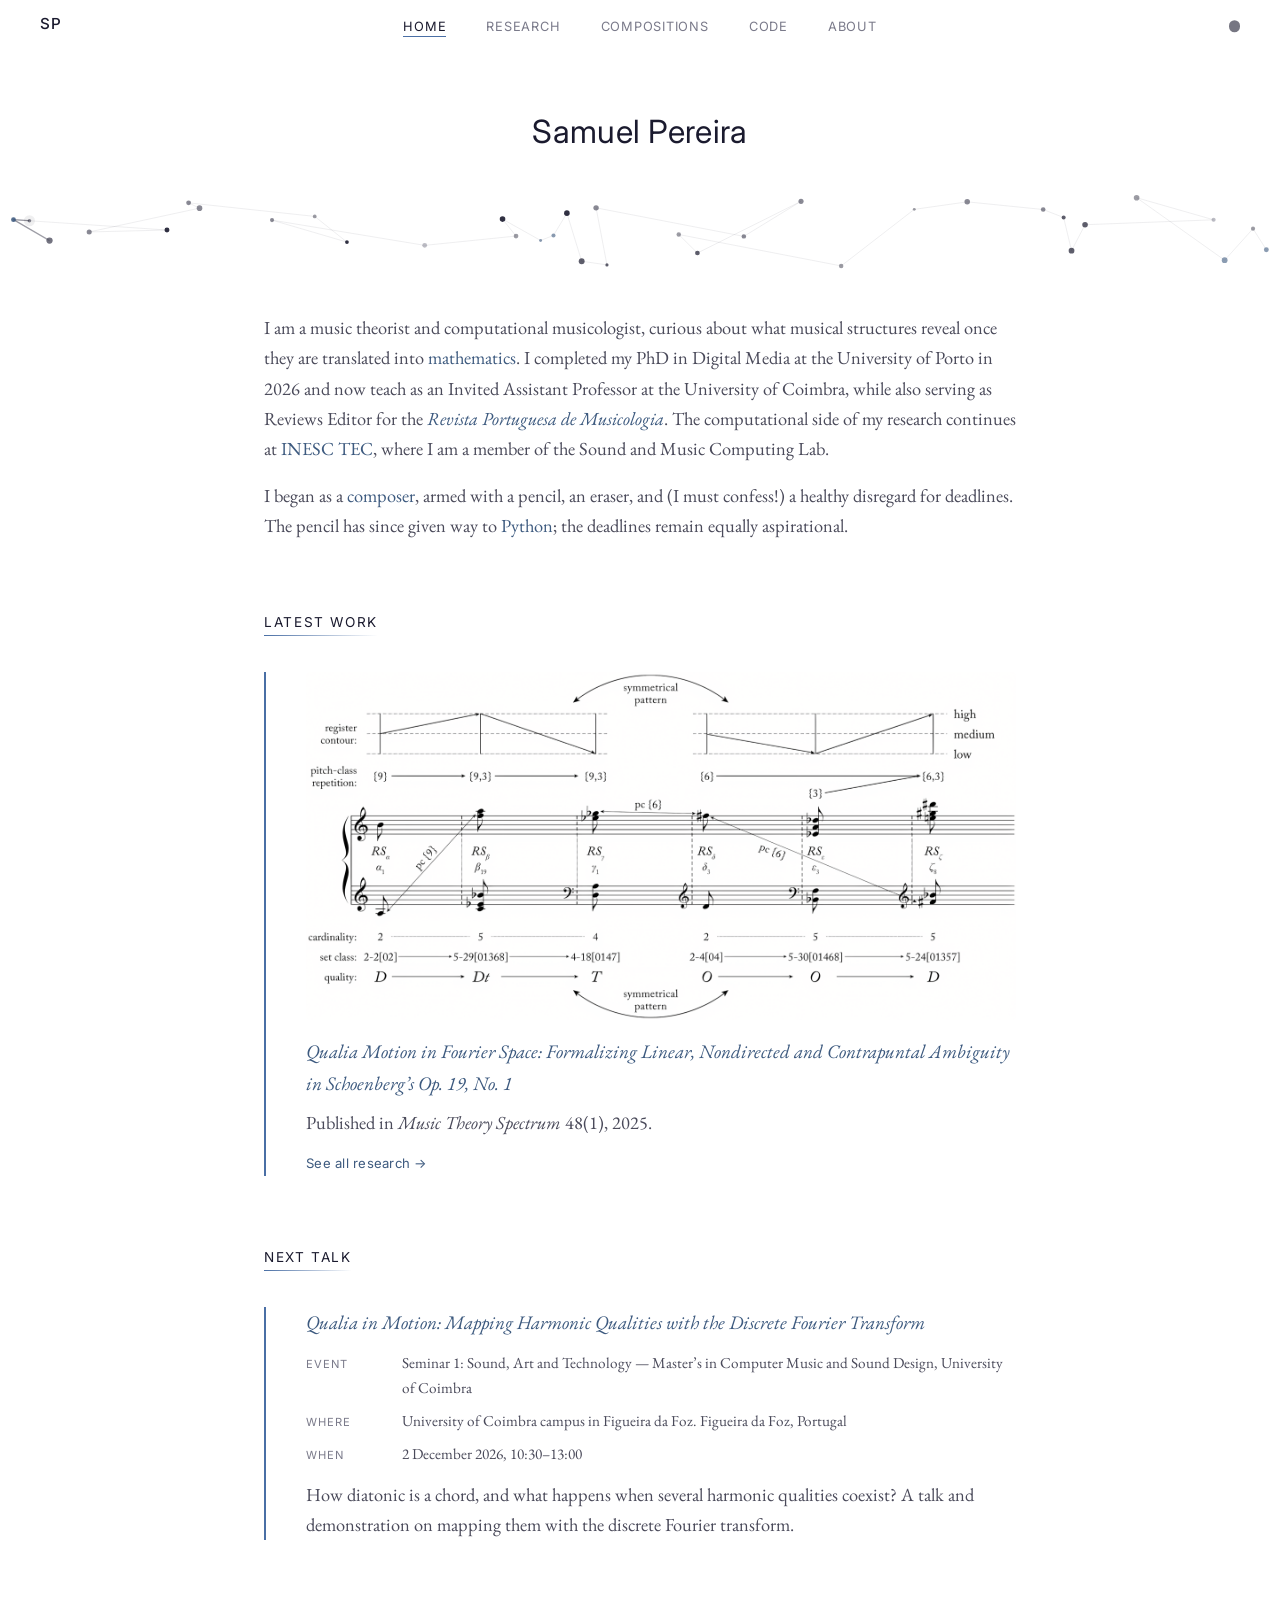
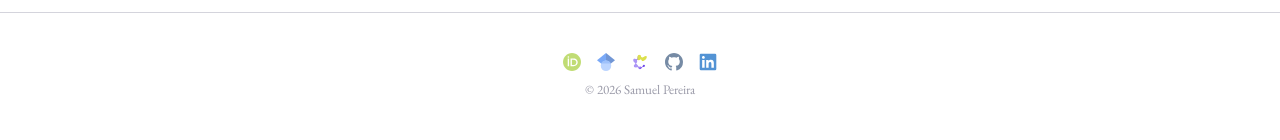
<file: index.html>
<!DOCTYPE html>
<html lang="en">
<head>
    <meta charset="UTF-8">
    <meta name="viewport" content="width=device-width, initial-scale=1.0">
    <meta name="theme-color" content="#ffffff">
    <title>Samuel Pereira &mdash; Computational Musicology</title>
    <meta name="description" content="Samuel Pereira, music theorist and computational musicologist: research on the Fourier Qualia Space, publications, presentations, compositions, and code.">
    <link rel="canonical" href="https://sml-pereira.github.io/">
    <meta property="og:type" content="website">
    <meta property="og:site_name" content="Samuel Pereira">
    <meta property="og:locale" content="en_GB">
    <meta property="og:url" content="https://sml-pereira.github.io/">
    <meta property="og:title" content="Samuel Pereira &mdash; Computational Musicology">
    <meta property="og:description" content="Samuel Pereira, music theorist and computational musicologist: research on the Fourier Qualia Space, publications, presentations, compositions, and code.">
    <meta property="og:image" content="https://sml-pereira.github.io/assets/images/og-image.png">
    <meta property="og:image:width" content="1200">
    <meta property="og:image:height" content="630">
    <meta property="og:image:alt" content="Figure from “Qualia Motion in Fourier Space”: register contour, pitch-class repetition and harmonic quality across a passage of Schoenberg’s Op. 19, No. 1.">
    <meta name="twitter:card" content="summary_large_image">
    <meta name="twitter:title" content="Samuel Pereira &mdash; Computational Musicology">
    <meta name="twitter:description" content="Samuel Pereira, music theorist and computational musicologist: research on the Fourier Qualia Space, publications, presentations, compositions, and code.">
    <meta name="twitter:image" content="https://sml-pereira.github.io/assets/images/og-image.png">
    <link rel="preconnect" href="https://fonts.googleapis.com">
    <link rel="preconnect" href="https://fonts.gstatic.com" crossorigin>
    <link href="https://fonts.googleapis.com/css2?family=EB+Garamond:ital,wght@0,400;1,400;0,600&family=Inter:wght@400;500&display=swap" rel="stylesheet">
    <link rel="stylesheet" href="css/style.css">
    <link rel="icon" href="favicon/favicon.svg" type="image/svg+xml">
    <link rel="apple-touch-icon" href="favicon/apple-touch-icon.png">
    <link rel="manifest" href="manifest.json">
    <script>
        (function(){var t=localStorage.getItem('theme')||(matchMedia('(prefers-color-scheme:dark)').matches?'dark':'light');document.documentElement.setAttribute('data-theme',t)})();
    </script>
</head>
<body>

    <nav class="site-nav">
        <div class="container">
            <button class="nav-toggle" aria-label="Toggle navigation" aria-expanded="false">
                <span></span>
                <span></span>
                <span></span>
            </button>
            <a href="index.html" class="site-nav__brand" aria-label="Samuel Pereira — home">SP</a>
            <ul class="site-nav__links">
                <li><a href="index.html" class="active">Home</a></li>
                <li><a href="research.html">Research</a></li>
                <li><a href="compositions.html">Compositions</a></li>
                <li><a href="code.html">Code</a></li>
                <li><a href="about.html">About</a></li>
                <li class="site-nav__toggle-item"><button class="theme-toggle" aria-label="Toggle dark mode"></button></li>
            </ul>
        </div>
        <div class="site-nav__overlay"></div>
    </nav>

    <main>
        <div class="container">

            <header class="page-header page-header--band">
                <h1>Samuel Pereira</h1>
            </header>

        </div>

        <!-- Full-bleed animation band — replaces the header rule on the home page -->
        <canvas id="trajectory-canvas" class="trajectory-canvas trajectory-canvas--band" aria-hidden="true"></canvas>

        <div class="container">

            <section class="section">
                <p>
                    I am a music theorist and computational musicologist, curious about what musical structures reveal once they are translated into <a href="research.html">mathematics</a>. I completed my PhD in Digital Media at the University of Porto in 2026 and now teach as an Invited Assistant Professor at the University of Coimbra, while also serving as Reviews Editor for the <a href="https://rpm-ns.pt/index.php/rpm"><em>Revista Portuguesa de Musicologia</em></a>. The computational side of my research continues at <a href="https://www.inesctec.pt" target="_blank" rel="noopener noreferrer">INESC TEC</a>, where I am a member of the Sound and Music Computing Lab.
                </p>
                <p>
                    I began as a <a href="compositions.html">composer</a>, armed with a pencil, an eraser, and (I must confess!) a healthy disregard for deadlines. The pencil has since given way to <a href="code.html">Python</a>; the deadlines remain equally aspirational.
                </p>
            </section>

            <section class="section">
                <h2>Latest Work</h2>
                <div class="spotlight-card">
                    <img class="spotlight-card__image invert-on-dark" src="assets/images/qualia-motion-thumbnail.png" alt="">
                    <div class="spotlight-card__title">
                        <a href="https://doi.org/10.1093/mts/mtaf016">Qualia Motion in Fourier Space: Formalizing Linear, Nondirected and Contrapuntal Ambiguity in Schoenberg&rsquo;s Op.&nbsp;19, No.&nbsp;1</a>
                    </div>
                    <p class="spotlight-card__desc">
                        Published in <em>Music Theory Spectrum</em>&nbsp;48(1), 2025.
                    </p>
                    <a href="research.html" class="spotlight-card__link">See all research &rarr;</a>
                </div>
            </section>

            <!-- Next talk -->
            <!-- Keep this in step with the Talks section on research.html. Remove the whole
                 <section> once the engagement has passed — a "Next Talk" heading over a date
                 that has gone by reads worse than no section at all. -->
            <section class="section">
                <h2>Next Talk</h2>
                <div class="spotlight-card">
                    <div class="spotlight-card__title">
                        <a href="research.html#presentations">Qualia in Motion: Mapping Harmonic Qualities with the Discrete Fourier Transform</a>
                    </div>
                    <dl class="talk-meta">
                        <div class="talk-meta__row">
                            <dt class="talk-meta__label">Event</dt>
                            <dd class="talk-meta__value">Seminar 1: Sound, Art and Technology &mdash; Master&rsquo;s in Computer Music and Sound Design, University of Coimbra</dd>
                        </div>
                        <div class="talk-meta__row">
                            <dt class="talk-meta__label">Where</dt>
                            <dd class="talk-meta__value">University of Coimbra campus in Figueira da Foz. Figueira da Foz, Portugal</dd>
                        </div>
                        <div class="talk-meta__row">
                            <dt class="talk-meta__label">When</dt>
                            <dd class="talk-meta__value"><time datetime="2026-12-02T10:30">2 December 2026, 10:30&ndash;13:00</time></dd>
                        </div>
                    </dl>
                    <p class="spotlight-card__desc">
                        How diatonic is a chord, and what happens when several harmonic qualities coexist? A talk and demonstration on mapping them with the discrete Fourier transform.
                    </p>
                </div>
            </section>

        </div>
    </main>

    <footer class="site-footer">
        <div class="container">
            <div class="footer-profiles">
                <a href="https://orcid.org/0000-0003-2866-1081" target="_blank" rel="noopener noreferrer" aria-label="ORCID profile">
                    <svg width="18" height="18" fill="none" xmlns="http://www.w3.org/2000/svg" viewBox="0 0 32 32" aria-hidden="true"><path fill-rule="evenodd" clip-rule="evenodd" d="M32 16c0 8.837-7.163 16-16 16-8.838 0-16-7.163-16-16C0 7.162 7.162 0 16 0c8.837 0 16 7.162 16 16Z" fill="#A6CE39"/><path fill-rule="evenodd" clip-rule="evenodd" d="M18.813 9.637h-5.45v13.9h5.474c4.555 0 7.35-3.378 7.35-6.95 0-1.635-.562-3.372-1.77-4.704-1.215-1.336-3.065-2.246-5.605-2.246ZM18.6 21.3h-2.813v-9.425H18.5c1.823 0 3.12.552 3.96 1.4.842.849 1.252 2.021 1.252 3.312 0 .784-.239 1.967-.993 2.948-.745.969-2.01 1.765-4.119 1.765Zm5.311-4.026c-.251 1.74-1.494 4.276-5.311 4.276h-3.063H18.6c3.817 0 5.06-2.536 5.311-4.276Zm1.812-2.405c-.657-2.601-2.85-4.982-6.91-4.982h-5.2 5.2c4.06 0 6.253 2.38 6.91 4.982Zm.215 1.718ZM8.363 9.675v13.887h2.425V9.675H8.363Zm2.175 13.637H8.612h1.925ZM9.575 8.65c.84 0 1.513-.689 1.513-1.513 0-.823-.673-1.512-1.513-1.512-.838 0-1.512.674-1.512 1.513 0 .823.672 1.512 1.512 1.512Z" fill="#fff"/></svg>
                </a>
                <a href="https://scholar.google.com/citations?hl=en&amp;user=XiZDQLMAAAAJ" target="_blank" rel="noopener noreferrer" aria-label="Google Scholar profile">
                    <svg xmlns="http://www.w3.org/2000/svg" width="18" height="18" viewBox="0 0 512 512" aria-hidden="true"><path fill="#4285f4" d="M256 411.12L0 202.667 256 0z"/><path fill="#356ac3" d="M256 411.12l256-208.453L256 0z"/><circle fill="#a0c3ff" cx="256" cy="362.667" r="149.333"/><path fill="#76a7fa" d="M121.037 298.667c23.968-50.453 75.392-85.334 134.963-85.334s110.995 34.881 134.963 85.334H121.037z"/></svg>
                </a>
                <a href="https://www.cienciavitae.pt/portal/AC1E-D08A-2722" target="_blank" rel="noopener noreferrer" aria-label="CI&Ecirc;NCIAVITAE profile">
                    <img src="assets/icons/cienciavitae.svg" alt="" aria-hidden="true" width="18" height="18">
                </a>
                <a href="https://github.com/sml-pereira" target="_blank" rel="noopener noreferrer" aria-label="GitHub profile">
                    <svg width="18" height="18" viewBox="0 0 16 16" fill="currentColor" xmlns="http://www.w3.org/2000/svg" aria-hidden="true"><path d="M8 0C3.58 0 0 3.58 0 8c0 3.54 2.29 6.53 5.47 7.59.4.07.55-.17.55-.38 0-.19-.01-.82-.01-1.49-2.01.37-2.53-.49-2.69-.94-.09-.23-.48-.94-.82-1.13-.28-.15-.68-.52-.01-.53.63-.01 1.08.58 1.23.82.72 1.21 1.87.87 2.33.66.07-.52.28-.87.51-1.07-1.78-.2-3.64-.89-3.64-3.95 0-.87.31-1.59.82-2.15-.08-.2-.36-1.02.08-2.12 0 0 .67-.21 2.2.82.64-.18 1.32-.27 2-.27.68 0 1.36.09 2 .27 1.53-1.04 2.2-.82 2.2-.82.44 1.1.16 1.92.08 2.12.51.56.82 1.27.82 2.15 0 3.07-1.87 3.75-3.65 3.95.29.25.54.73.54 1.48 0 1.07-.01 1.93-.01 2.2 0 .21.15.46.55.38A8.013 8.013 0 0016 8c0-4.42-3.58-8-8-8z"/></svg>
                </a>
                <!-- PLACEHOLDER: Replace # with the LinkedIn profile URL -->
                <a href="#" aria-label="LinkedIn profile">
                    <img src="assets/icons/linkedin.svg" alt="" aria-hidden="true" width="18" height="18">
                </a>
            </div>
            <p>&copy; <span class="copyright-year">2025</span> Samuel Pereira</p>
        </div>
    </footer>

    <script src="js/main.js"></script>
</body>
</html>
</file>
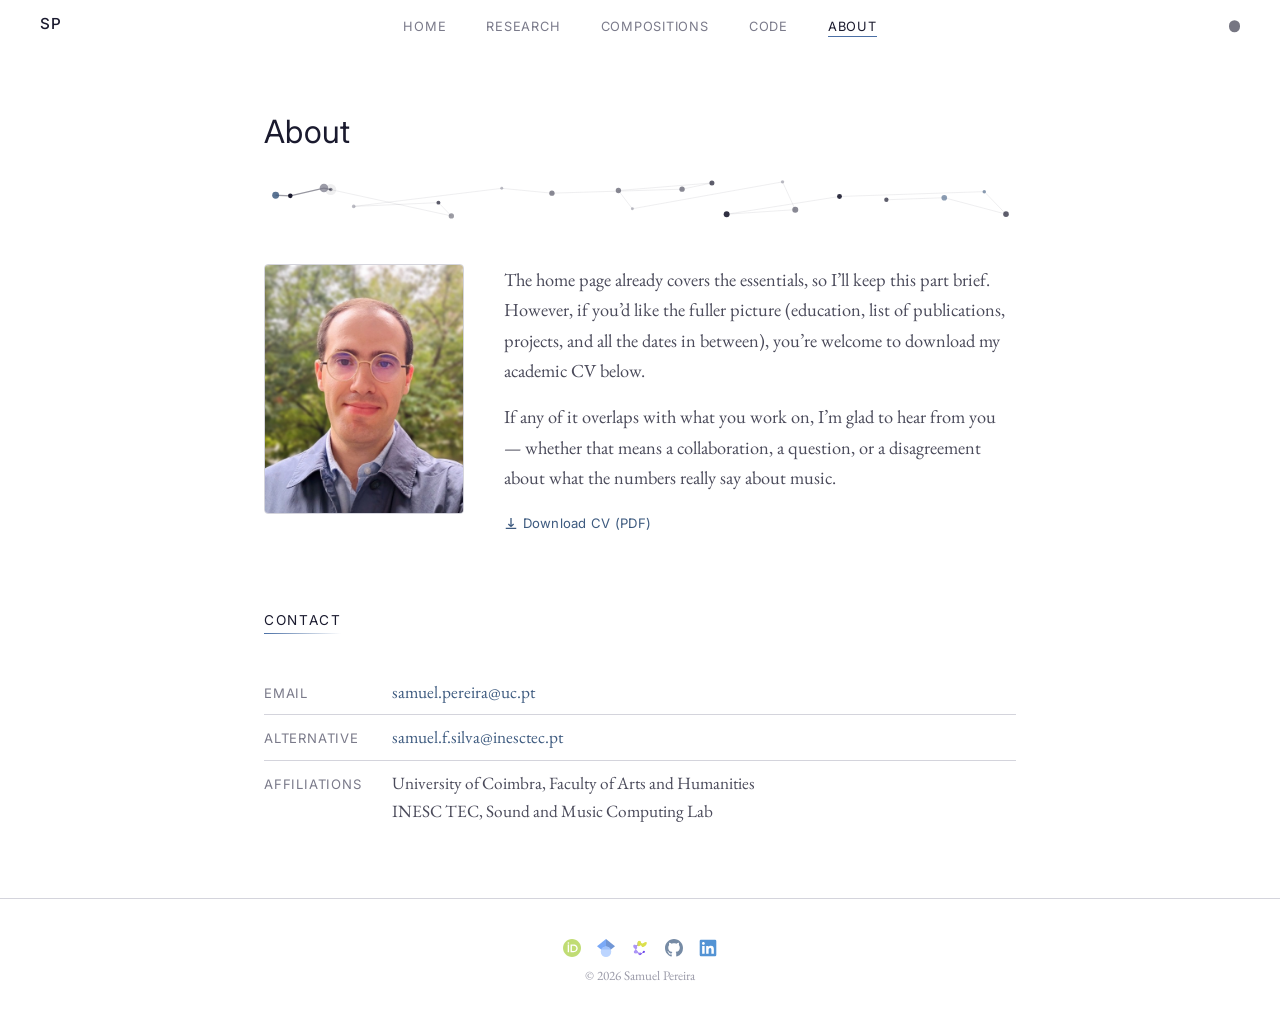
<file: about.html>
<!DOCTYPE html>
<html lang="en">
<head>
    <meta charset="UTF-8">
    <meta name="viewport" content="width=device-width, initial-scale=1.0">
    <meta name="theme-color" content="#ffffff">
    <title>About &mdash; Samuel Pereira</title>
    <meta name="description" content="About Samuel Pereira: academic CV and contact details.">
    <link rel="canonical" href="https://sml-pereira.github.io/about.html">
    <meta property="og:type" content="website">
    <meta property="og:site_name" content="Samuel Pereira">
    <meta property="og:locale" content="en_GB">
    <meta property="og:url" content="https://sml-pereira.github.io/about.html">
    <meta property="og:title" content="About &mdash; Samuel Pereira">
    <meta property="og:description" content="About Samuel Pereira: academic CV and contact details.">
    <meta property="og:image" content="https://sml-pereira.github.io/assets/images/og-image.png">
    <meta property="og:image:width" content="1200">
    <meta property="og:image:height" content="630">
    <meta property="og:image:alt" content="Figure from Samuel Pereira’s research on harmonic quality in Fourier space.">
    <meta name="twitter:card" content="summary_large_image">
    <meta name="twitter:title" content="About &mdash; Samuel Pereira">
    <meta name="twitter:description" content="About Samuel Pereira: academic CV and contact details.">
    <meta name="twitter:image" content="https://sml-pereira.github.io/assets/images/og-image.png">
    <link rel="preconnect" href="https://fonts.googleapis.com">
    <link rel="preconnect" href="https://fonts.gstatic.com" crossorigin>
    <link href="https://fonts.googleapis.com/css2?family=EB+Garamond:ital,wght@0,400;1,400;0,600&family=Inter:wght@400;500&display=swap" rel="stylesheet">
    <link rel="stylesheet" href="css/style.css">
    <link rel="icon" href="favicon/favicon.svg" type="image/svg+xml">
    <link rel="apple-touch-icon" href="favicon/apple-touch-icon.png">
    <link rel="manifest" href="manifest.json">
    <script>
        (function(){var t=localStorage.getItem('theme')||(matchMedia('(prefers-color-scheme:dark)').matches?'dark':'light');document.documentElement.setAttribute('data-theme',t)})();
    </script>
</head>
<body>

    <nav class="site-nav">
        <div class="container">
            <button class="nav-toggle" aria-label="Toggle navigation" aria-expanded="false">
                <span></span>
                <span></span>
                <span></span>
            </button>
            <a href="index.html" class="site-nav__brand" aria-label="Samuel Pereira — home">SP</a>
            <ul class="site-nav__links">
                <li><a href="index.html">Home</a></li>
                <li><a href="research.html">Research</a></li>
                <li><a href="compositions.html">Compositions</a></li>
                <li><a href="code.html">Code</a></li>
                <li><a href="about.html" class="active">About</a></li>
                <li class="site-nav__toggle-item"><button class="theme-toggle" aria-label="Toggle dark mode"></button></li>
            </ul>
        </div>
        <div class="site-nav__overlay"></div>
    </nav>

    <main>
        <div class="container">

            <header class="page-header page-header--tight">
                <h1>About</h1>
                <canvas id="trajectory-canvas" class="trajectory-canvas trajectory-canvas--column" aria-hidden="true"></canvas>
            </header>

            <!-- Photo + introduction, side by side -->
            <section class="section">
                <div class="photo-intro">
                    <div class="photo-placeholder">
                        <img src="assets/images/photo-samuel-pereira.jpg" alt="Samuel Pereira" width="480" height="720">
                    </div>
                    <div class="photo-intro__body">
                        <p>
                            The home page already covers the essentials, so I&rsquo;ll keep this part brief. However, if you&rsquo;d like the fuller picture (education, list of publications, projects, and all the dates in between), you&rsquo;re welcome to download my academic CV below.
                        </p>
                        <p>
                            If any of it overlaps with what you work on, I&rsquo;m glad to hear from you &mdash; whether that means a collaboration, a question, or a disagreement about what the numbers really say about music.
                        </p>
                        <p>
                            <a href="assets/cv-samuel-pereira.pdf" class="download-link" target="_blank" rel="noopener noreferrer">
                                <svg class="download-icon" width="14" height="14" viewBox="0 0 16 16" fill="none" stroke="currentColor" stroke-width="1.5" aria-hidden="true"><path d="M8 1v10m0 0l-3-3m3 3l3-3M2 13h12"/></svg>
                                Download CV (PDF)
                            </a>
                        </p>
                    </div>
                </div>
            </section>

            <!-- Contact -->
            <section class="section">
                <h2>Contact</h2>
                <dl class="contact-list">
                    <div class="contact-row">
                        <dt class="contact-row__label">Email</dt>
                        <dd class="contact-row__value"><a href="mailto:samuel.pereira@uc.pt">samuel.pereira@uc.pt</a></dd>
                    </div>
                    <div class="contact-row">
                        <dt class="contact-row__label">Alternative</dt>
                        <dd class="contact-row__value"><a href="mailto:samuel.f.silva@inesctec.pt">samuel.f.silva@inesctec.pt</a></dd>
                    </div>
                    <div class="contact-row">
                        <dt class="contact-row__label">Affiliations</dt>
                        <dd class="contact-row__value">
                            University of Coimbra, Faculty of Arts and Humanities<br>
                            INESC TEC, Sound and Music Computing Lab
                        </dd>
                    </div>
                </dl>
            </section>

        </div>
    </main>

    <footer class="site-footer">
        <div class="container">
            <div class="footer-profiles">
                <a href="https://orcid.org/0000-0003-2866-1081" target="_blank" rel="noopener noreferrer" aria-label="ORCID profile">
                    <svg width="18" height="18" fill="none" xmlns="http://www.w3.org/2000/svg" viewBox="0 0 32 32" aria-hidden="true"><path fill-rule="evenodd" clip-rule="evenodd" d="M32 16c0 8.837-7.163 16-16 16-8.838 0-16-7.163-16-16C0 7.162 7.162 0 16 0c8.837 0 16 7.162 16 16Z" fill="#A6CE39"/><path fill-rule="evenodd" clip-rule="evenodd" d="M18.813 9.637h-5.45v13.9h5.474c4.555 0 7.35-3.378 7.35-6.95 0-1.635-.562-3.372-1.77-4.704-1.215-1.336-3.065-2.246-5.605-2.246ZM18.6 21.3h-2.813v-9.425H18.5c1.823 0 3.12.552 3.96 1.4.842.849 1.252 2.021 1.252 3.312 0 .784-.239 1.967-.993 2.948-.745.969-2.01 1.765-4.119 1.765Zm5.311-4.026c-.251 1.74-1.494 4.276-5.311 4.276h-3.063H18.6c3.817 0 5.06-2.536 5.311-4.276Zm1.812-2.405c-.657-2.601-2.85-4.982-6.91-4.982h-5.2 5.2c4.06 0 6.253 2.38 6.91 4.982Zm.215 1.718ZM8.363 9.675v13.887h2.425V9.675H8.363Zm2.175 13.637H8.612h1.925ZM9.575 8.65c.84 0 1.513-.689 1.513-1.513 0-.823-.673-1.512-1.513-1.512-.838 0-1.512.674-1.512 1.513 0 .823.672 1.512 1.512 1.512Z" fill="#fff"/></svg>
                </a>
                <a href="https://scholar.google.com/citations?hl=en&amp;user=XiZDQLMAAAAJ" target="_blank" rel="noopener noreferrer" aria-label="Google Scholar profile">
                    <svg xmlns="http://www.w3.org/2000/svg" width="18" height="18" viewBox="0 0 512 512" aria-hidden="true"><path fill="#4285f4" d="M256 411.12L0 202.667 256 0z"/><path fill="#356ac3" d="M256 411.12l256-208.453L256 0z"/><circle fill="#a0c3ff" cx="256" cy="362.667" r="149.333"/><path fill="#76a7fa" d="M121.037 298.667c23.968-50.453 75.392-85.334 134.963-85.334s110.995 34.881 134.963 85.334H121.037z"/></svg>
                </a>
                <a href="https://www.cienciavitae.pt/portal/AC1E-D08A-2722" target="_blank" rel="noopener noreferrer" aria-label="CI&Ecirc;NCIAVITAE profile">
                    <img src="assets/icons/cienciavitae.svg" alt="" aria-hidden="true" width="18" height="18">
                </a>
                <a href="https://github.com/sml-pereira" target="_blank" rel="noopener noreferrer" aria-label="GitHub profile">
                    <svg width="18" height="18" viewBox="0 0 16 16" fill="currentColor" xmlns="http://www.w3.org/2000/svg" aria-hidden="true"><path d="M8 0C3.58 0 0 3.58 0 8c0 3.54 2.29 6.53 5.47 7.59.4.07.55-.17.55-.38 0-.19-.01-.82-.01-1.49-2.01.37-2.53-.49-2.69-.94-.09-.23-.48-.94-.82-1.13-.28-.15-.68-.52-.01-.53.63-.01 1.08.58 1.23.82.72 1.21 1.87.87 2.33.66.07-.52.28-.87.51-1.07-1.78-.2-3.64-.89-3.64-3.95 0-.87.31-1.59.82-2.15-.08-.2-.36-1.02.08-2.12 0 0 .67-.21 2.2.82.64-.18 1.32-.27 2-.27.68 0 1.36.09 2 .27 1.53-1.04 2.2-.82 2.2-.82.44 1.1.16 1.92.08 2.12.51.56.82 1.27.82 2.15 0 3.07-1.87 3.75-3.65 3.95.29.25.54.73.54 1.48 0 1.07-.01 1.93-.01 2.2 0 .21.15.46.55.38A8.013 8.013 0 0016 8c0-4.42-3.58-8-8-8z"/></svg>
                </a>
                <!-- PLACEHOLDER: Replace # with the LinkedIn profile URL -->
                <a href="#" aria-label="LinkedIn profile">
                    <img src="assets/icons/linkedin.svg" alt="" aria-hidden="true" width="18" height="18">
                </a>
            </div>
            <p>&copy; <span class="copyright-year">2025</span> Samuel Pereira</p>
        </div>
    </footer>

    <script src="js/main.js"></script>
</body>
</html>
</file>
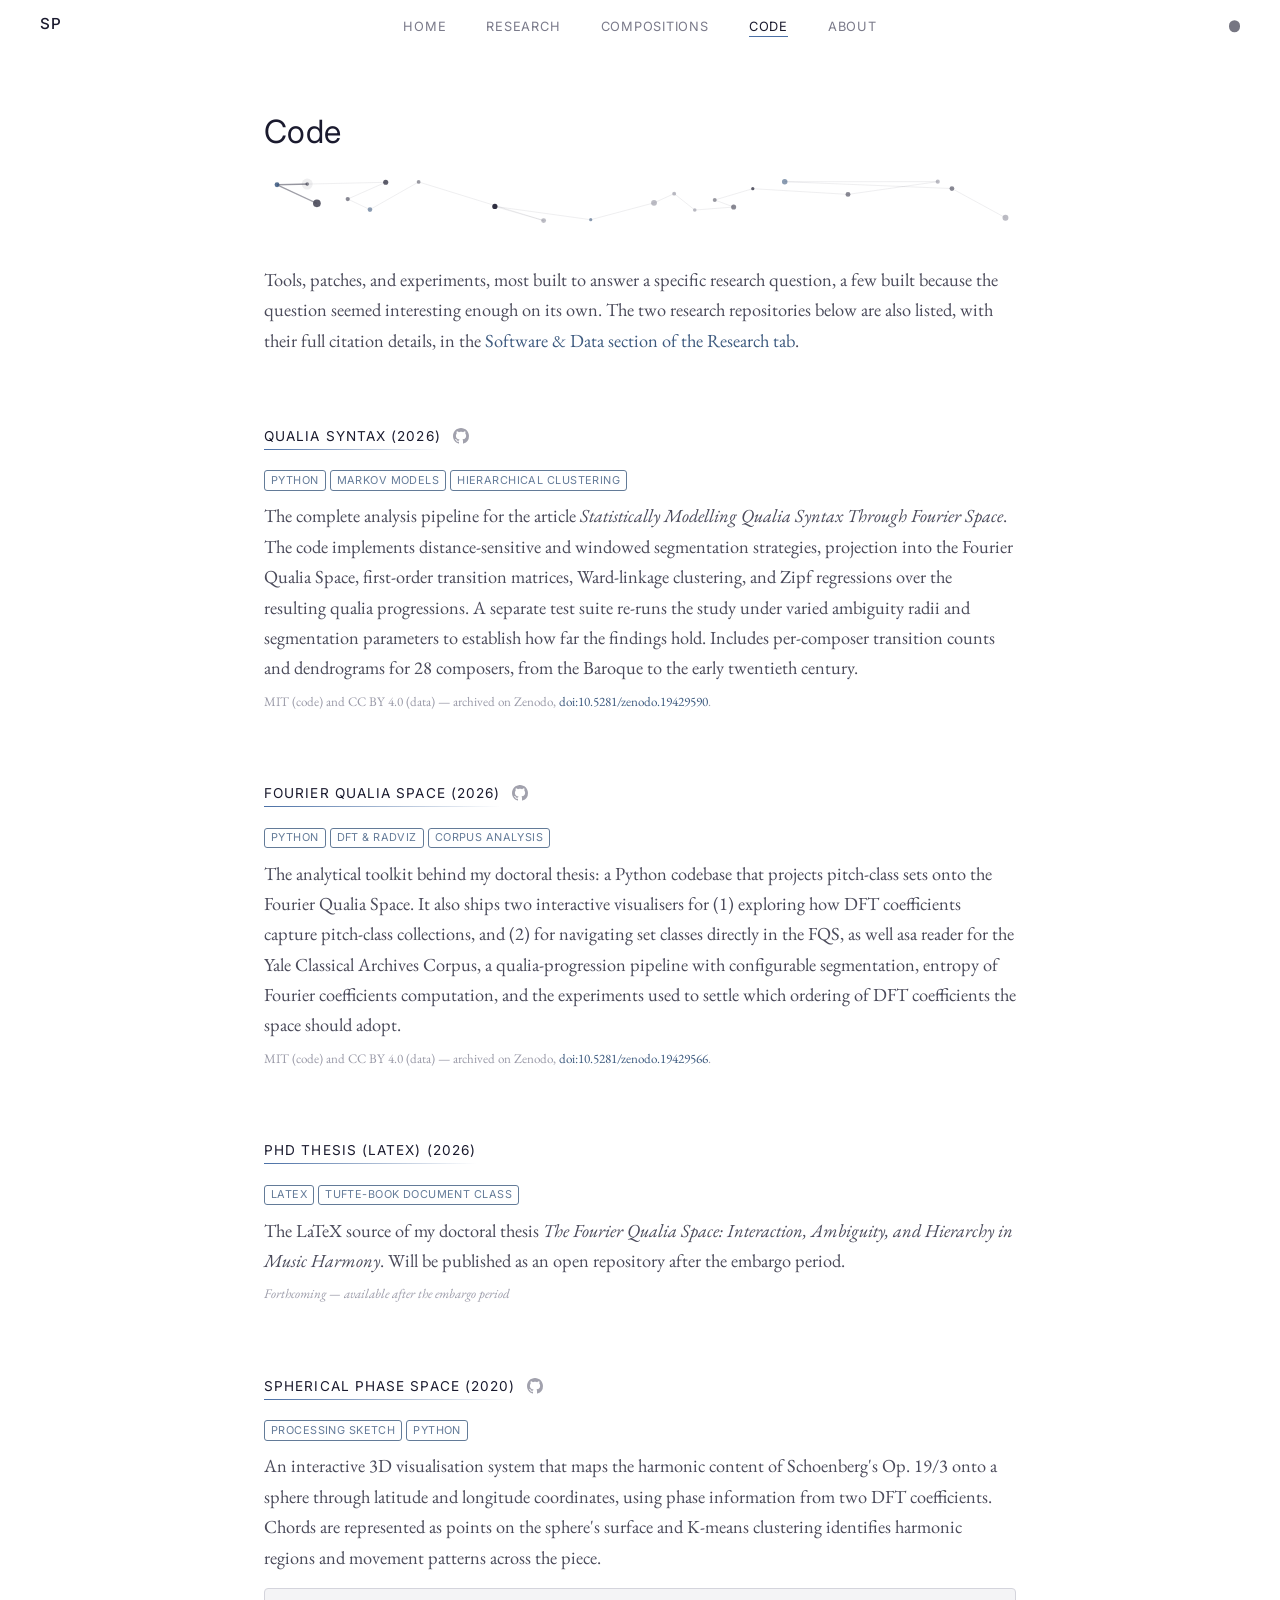
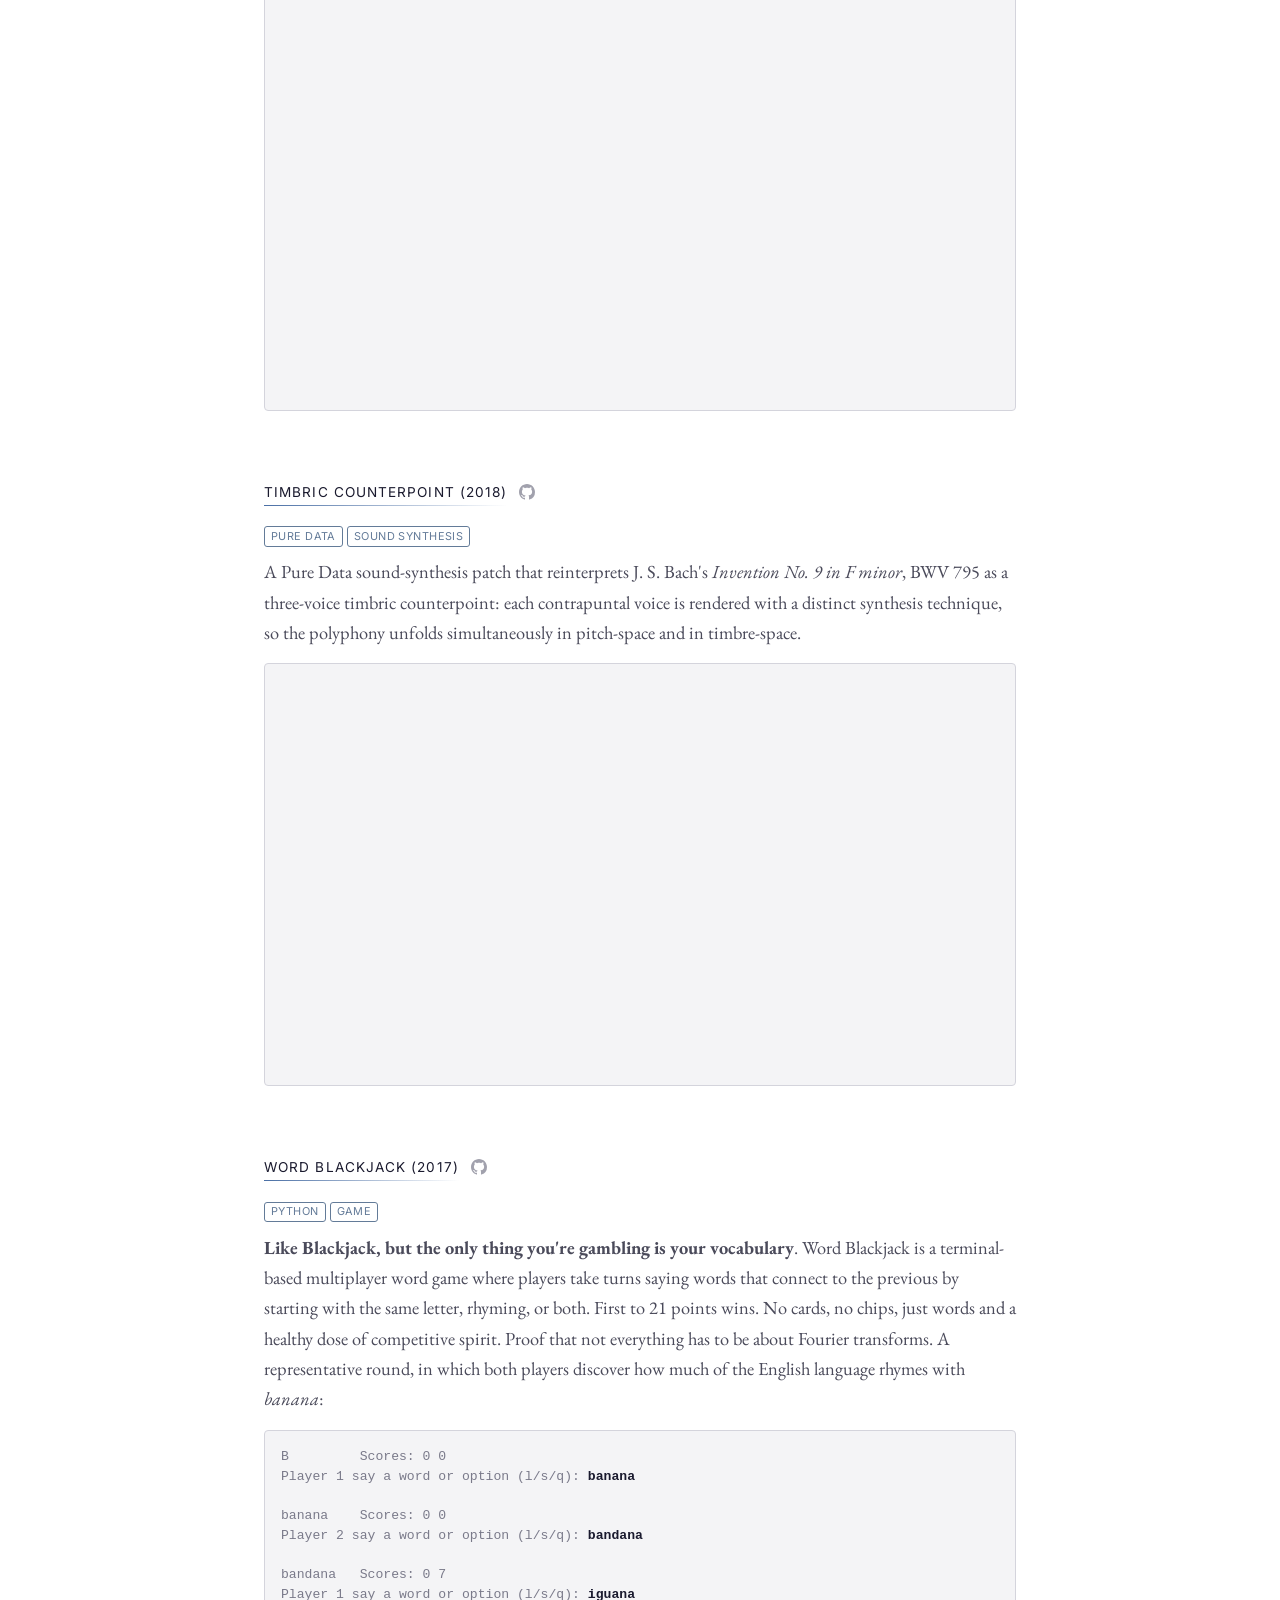
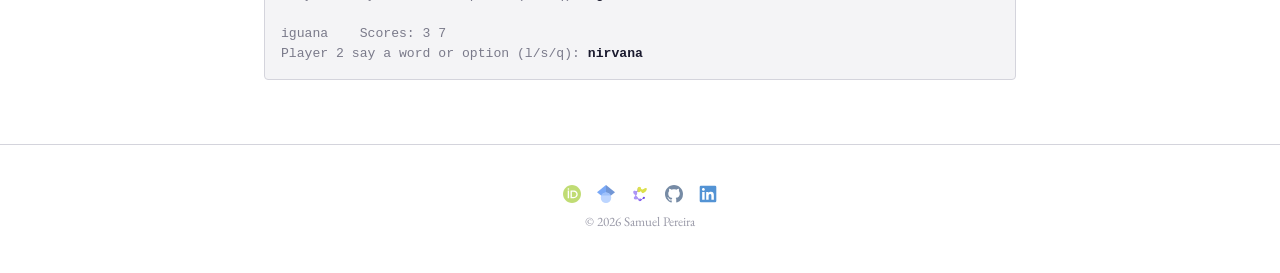
<file: code.html>
<!DOCTYPE html>
<html lang="en">
<head>
    <meta charset="UTF-8">
    <meta name="viewport" content="width=device-width, initial-scale=1.0">
    <meta name="theme-color" content="#ffffff">
    <title>Code &mdash; Samuel Pereira</title>
    <meta name="description" content="Software and creative-coding projects by Samuel Pereira, including tools for harmonic analysis, Pure Data patches, and Python applications.">
    <link rel="canonical" href="https://sml-pereira.github.io/code.html">
    <meta property="og:type" content="website">
    <meta property="og:site_name" content="Samuel Pereira">
    <meta property="og:locale" content="en_GB">
    <meta property="og:url" content="https://sml-pereira.github.io/code.html">
    <meta property="og:title" content="Code &mdash; Samuel Pereira">
    <meta property="og:description" content="Software and creative-coding projects by Samuel Pereira, including tools for harmonic analysis, Pure Data patches, and Python applications.">
    <meta property="og:image" content="https://sml-pereira.github.io/assets/images/og-image.png">
    <meta property="og:image:width" content="1200">
    <meta property="og:image:height" content="630">
    <meta property="og:image:alt" content="Figure from Samuel Pereira’s research on harmonic quality in Fourier space.">
    <meta name="twitter:card" content="summary_large_image">
    <meta name="twitter:title" content="Code &mdash; Samuel Pereira">
    <meta name="twitter:description" content="Software and creative-coding projects by Samuel Pereira, including tools for harmonic analysis, Pure Data patches, and Python applications.">
    <meta name="twitter:image" content="https://sml-pereira.github.io/assets/images/og-image.png">
    <link rel="preconnect" href="https://fonts.googleapis.com">
    <link rel="preconnect" href="https://fonts.gstatic.com" crossorigin>
    <link href="https://fonts.googleapis.com/css2?family=EB+Garamond:ital,wght@0,400;1,400;0,600&family=Inter:wght@400;500&display=swap" rel="stylesheet">
    <link rel="stylesheet" href="css/style.css">
    <link rel="icon" href="favicon/favicon.svg" type="image/svg+xml">
    <link rel="apple-touch-icon" href="favicon/apple-touch-icon.png">
    <link rel="manifest" href="manifest.json">
    <script>
        (function(){var t=localStorage.getItem('theme')||(matchMedia('(prefers-color-scheme:dark)').matches?'dark':'light');document.documentElement.setAttribute('data-theme',t)})();
    </script>
</head>
<body>

    <nav class="site-nav">
        <div class="container">
            <button class="nav-toggle" aria-label="Toggle navigation" aria-expanded="false">
                <span></span>
                <span></span>
                <span></span>
            </button>
            <a href="index.html" class="site-nav__brand" aria-label="Samuel Pereira — home">SP</a>
            <ul class="site-nav__links">
                <li><a href="index.html">Home</a></li>
                <li><a href="research.html">Research</a></li>
                <li><a href="compositions.html">Compositions</a></li>
                <li><a href="code.html" class="active">Code</a></li>
                <li><a href="about.html">About</a></li>
                <li class="site-nav__toggle-item"><button class="theme-toggle" aria-label="Toggle dark mode"></button></li>
            </ul>
        </div>
        <div class="site-nav__overlay"></div>
    </nav>

    <main>
        <div class="container">

            <header class="page-header page-header--tight">
                <h1>Code</h1>
                <canvas id="trajectory-canvas" class="trajectory-canvas trajectory-canvas--column" aria-hidden="true"></canvas>
            </header>

            <section class="section">
                <p>
                    Tools, patches, and experiments, most built to answer a specific research question, a few built because the question seemed interesting enough on its own. The two research repositories below are also listed, with their full citation details, in the <a href="research.html#software">Software &amp; Data section of the Research tab</a>.
                </p>
            </section>

            <!-- Qualia Syntax -->
            <section class="section">
                <div class="code-card">
                    <div class="code-card__header">
                        <h2 class="code-card__name">Qualia Syntax (2026)</h2>
                        <a href="https://github.com/sml-pereira/qualia-syntax" class="code-card__github" aria-label="GitHub repository for Qualia Syntax">
                            <svg width="16" height="16" viewBox="0 0 16 16" fill="currentColor" xmlns="http://www.w3.org/2000/svg" aria-hidden="true"><path d="M8 0C3.58 0 0 3.58 0 8c0 3.54 2.29 6.53 5.47 7.59.4.07.55-.17.55-.38 0-.19-.01-.82-.01-1.49-2.01.37-2.53-.49-2.69-.94-.09-.23-.48-.94-.82-1.13-.28-.15-.68-.52-.01-.53.63-.01 1.08.58 1.23.82.72 1.21 1.87.87 2.33.66.07-.52.28-.87.51-1.07-1.78-.2-3.64-.89-3.64-3.95 0-.87.31-1.59.82-2.15-.08-.2-.36-1.02.08-2.12 0 0 .67-.21 2.2.82.64-.18 1.32-.27 2-.27.68 0 1.36.09 2 .27 1.53-1.04 2.2-.82 2.2-.82.44 1.1.16 1.92.08 2.12.51.56.82 1.27.82 2.15 0 3.07-1.87 3.75-3.65 3.95.29.25.54.73.54 1.48 0 1.07-.01 1.93-.01 2.2 0 .21.15.46.55.38A8.013 8.013 0 0016 8c0-4.42-3.58-8-8-8z"/></svg>
                        </a>
                    </div>
                    <span class="tag tag--tech">Python</span>
                    <span class="tag tag--tech">Markov models</span>
                    <span class="tag tag--tech">Hierarchical clustering</span>
                    <p class="code-card__desc">
                        The complete analysis pipeline for the article <em>Statistically Modelling Qualia Syntax Through Fourier Space</em>. The code implements distance-sensitive and windowed segmentation strategies, projection into the Fourier Qualia Space, first-order transition matrices, Ward-linkage clustering, and Zipf regressions over the resulting qualia progressions. A separate test suite re-runs the study under varied ambiguity radii and segmentation parameters to establish how far the findings hold. Includes per-composer transition counts and dendrograms for 28 composers, from the Baroque to the early twentieth century.
                    </p>
                    <p class="code-card__status">MIT (code) and CC BY 4.0 (data) &mdash; archived on Zenodo, <a href="https://doi.org/10.5281/zenodo.19429590">doi:10.5281/zenodo.19429590</a>.</p>
                </div>
            </section>

            <!-- Fourier Qualia Space -->
            <section class="section">
                <div class="code-card">
                    <div class="code-card__header">
                        <h2 class="code-card__name">Fourier Qualia Space (2026)</h2>
                        <a href="https://github.com/sml-pereira/phd-fqs" class="code-card__github" aria-label="GitHub repository for Fourier Qualia Space">
                            <svg width="16" height="16" viewBox="0 0 16 16" fill="currentColor" xmlns="http://www.w3.org/2000/svg" aria-hidden="true"><path d="M8 0C3.58 0 0 3.58 0 8c0 3.54 2.29 6.53 5.47 7.59.4.07.55-.17.55-.38 0-.19-.01-.82-.01-1.49-2.01.37-2.53-.49-2.69-.94-.09-.23-.48-.94-.82-1.13-.28-.15-.68-.52-.01-.53.63-.01 1.08.58 1.23.82.72 1.21 1.87.87 2.33.66.07-.52.28-.87.51-1.07-1.78-.2-3.64-.89-3.64-3.95 0-.87.31-1.59.82-2.15-.08-.2-.36-1.02.08-2.12 0 0 .67-.21 2.2.82.64-.18 1.32-.27 2-.27.68 0 1.36.09 2 .27 1.53-1.04 2.2-.82 2.2-.82.44 1.1.16 1.92.08 2.12.51.56.82 1.27.82 2.15 0 3.07-1.87 3.75-3.65 3.95.29.25.54.73.54 1.48 0 1.07-.01 1.93-.01 2.2 0 .21.15.46.55.38A8.013 8.013 0 0016 8c0-4.42-3.58-8-8-8z"/></svg>
                        </a>
                    </div>
                    <span class="tag tag--tech">Python</span>
                    <span class="tag tag--tech">DFT &amp; RadViz</span>
                    <span class="tag tag--tech">Corpus analysis</span>
                    <p class="code-card__desc">
                        The analytical toolkit behind my doctoral thesis: a Python codebase that projects pitch-class sets onto the Fourier Qualia Space. It also ships two interactive visualisers for (1) exploring how DFT coefficients capture pitch-class collections, and (2) for navigating set classes directly in the FQS, as well asa reader for the Yale Classical Archives Corpus, a qualia-progression pipeline with configurable segmentation, entropy of Fourier coefficients computation, and the experiments used to settle which ordering of DFT coefficients the space should adopt.
                    </p>
                    <p class="code-card__status">MIT (code) and CC BY 4.0 (data) &mdash; archived on Zenodo, <a href="https://doi.org/10.5281/zenodo.19429566">doi:10.5281/zenodo.19429566</a>.</p>
                </div>
            </section>

            <!-- PhD Thesis LaTeX -->
            <section class="section">
                <div class="code-card">
                    <div class="code-card__header">
                        <h2 class="code-card__name">PhD Thesis (LaTeX) (2026)</h2>
                    </div>
                    <span class="tag tag--tech">LaTeX</span>
                    <span class="tag tag--tech">Tufte-book document class</span>
                    <p class="code-card__desc">
                        The LaTeX source of my doctoral thesis <em>The Fourier Qualia Space: Interaction, Ambiguity, and Hierarchy in Music Harmony</em>. Will be published as an open repository after the embargo period.
                    </p>
                    <p class="code-card__status"><em>Forthcoming &mdash; available after the embargo period</em></p>
                </div>
            </section>

            <!-- Spherical Phase Space -->
            <section class="section">
                <div class="code-card">
                    <div class="code-card__header">
                        <h2 class="code-card__name">Spherical Phase Space (2020)</h2>
                        <a href="https://github.com/sml-pereira/spherical-phase-space" class="code-card__github" aria-label="GitHub repository for Spherical Phase Space">
                            <svg width="16" height="16" viewBox="0 0 16 16" fill="currentColor" xmlns="http://www.w3.org/2000/svg" aria-hidden="true"><path d="M8 0C3.58 0 0 3.58 0 8c0 3.54 2.29 6.53 5.47 7.59.4.07.55-.17.55-.38 0-.19-.01-.82-.01-1.49-2.01.37-2.53-.49-2.69-.94-.09-.23-.48-.94-.82-1.13-.28-.15-.68-.52-.01-.53.63-.01 1.08.58 1.23.82.72 1.21 1.87.87 2.33.66.07-.52.28-.87.51-1.07-1.78-.2-3.64-.89-3.64-3.95 0-.87.31-1.59.82-2.15-.08-.2-.36-1.02.08-2.12 0 0 .67-.21 2.2.82.64-.18 1.32-.27 2-.27.68 0 1.36.09 2 .27 1.53-1.04 2.2-.82 2.2-.82.44 1.1.16 1.92.08 2.12.51.56.82 1.27.82 2.15 0 3.07-1.87 3.75-3.65 3.95.29.25.54.73.54 1.48 0 1.07-.01 1.93-.01 2.2 0 .21.15.46.55.38A8.013 8.013 0 0016 8c0-4.42-3.58-8-8-8z"/></svg>
                        </a>
                    </div>
                    <span class="tag tag--tech">Processing sketch</span>
                    <span class="tag tag--tech">Python</span>
                    <p class="code-card__desc">
                        An interactive 3D visualisation system that maps the harmonic content of Schoenberg's Op. 19/3 onto a sphere through latitude and longitude coordinates, using phase information from two DFT coefficients. Chords are represented as points on the sphere's surface and K-means clustering identifies harmonic regions and movement patterns across the piece.
                    </p>
                    <div class="video-embed">
                        <iframe src="https://player.vimeo.com/video/1181644304?dnt=1"
                                title="Spherical Phase Space &mdash; video demonstration"
                                loading="lazy" allowfullscreen
                                allow="fullscreen; picture-in-picture"></iframe>
                    </div>
                </div>
            </section>

            <!-- Timbric Counterpoint -->
            <section class="section">
                <div class="code-card">
                    <div class="code-card__header">
                        <h2 class="code-card__name">Timbric Counterpoint (2018)</h2>
                        <a href="https://github.com/sml-pereira/timbric-counterpoint" class="code-card__github" aria-label="GitHub repository for Timbric Counterpoint">
                            <svg width="16" height="16" viewBox="0 0 16 16" fill="currentColor" xmlns="http://www.w3.org/2000/svg" aria-hidden="true"><path d="M8 0C3.58 0 0 3.58 0 8c0 3.54 2.29 6.53 5.47 7.59.4.07.55-.17.55-.38 0-.19-.01-.82-.01-1.49-2.01.37-2.53-.49-2.69-.94-.09-.23-.48-.94-.82-1.13-.28-.15-.68-.52-.01-.53.63-.01 1.08.58 1.23.82.72 1.21 1.87.87 2.33.66.07-.52.28-.87.51-1.07-1.78-.2-3.64-.89-3.64-3.95 0-.87.31-1.59.82-2.15-.08-.2-.36-1.02.08-2.12 0 0 .67-.21 2.2.82.64-.18 1.32-.27 2-.27.68 0 1.36.09 2 .27 1.53-1.04 2.2-.82 2.2-.82.44 1.1.16 1.92.08 2.12.51.56.82 1.27.82 2.15 0 3.07-1.87 3.75-3.65 3.95.29.25.54.73.54 1.48 0 1.07-.01 1.93-.01 2.2 0 .21.15.46.55.38A8.013 8.013 0 0016 8c0-4.42-3.58-8-8-8z"/></svg>
                        </a>
                    </div>
                    <span class="tag tag--tech">Pure Data</span>
                    <span class="tag tag--tech">Sound Synthesis</span>
                    <p class="code-card__desc">
                        A Pure Data sound-synthesis patch that reinterprets J. S. Bach's <em>Invention No. 9 in F minor</em>, BWV 795 as a three-voice timbric counterpoint: each contrapuntal voice is rendered with a distinct synthesis technique, so the polyphony unfolds simultaneously in pitch-space and in timbre-space.
                    </p>
                    <div class="video-embed">
                        <iframe src="https://player.vimeo.com/video/1180307052?dnt=1"
                                title="Timbric Counterpoint &mdash; video demonstration"
                                loading="lazy" allowfullscreen
                                allow="fullscreen; picture-in-picture"></iframe>
                    </div>
                </div>
            </section>

            <!-- Word Blackjack -->
            <section class="section">
                <div class="code-card">
                    <div class="code-card__header">
                        <h2 class="code-card__name">Word Blackjack (2017)</h2>
                        <a href="https://github.com/sml-pereira/word-blackjack" class="code-card__github" aria-label="GitHub repository for Word Blackjack">
                            <svg width="16" height="16" viewBox="0 0 16 16" fill="currentColor" xmlns="http://www.w3.org/2000/svg" aria-hidden="true"><path d="M8 0C3.58 0 0 3.58 0 8c0 3.54 2.29 6.53 5.47 7.59.4.07.55-.17.55-.38 0-.19-.01-.82-.01-1.49-2.01.37-2.53-.49-2.69-.94-.09-.23-.48-.94-.82-1.13-.28-.15-.68-.52-.01-.53.63-.01 1.08.58 1.23.82.72 1.21 1.87.87 2.33.66.07-.52.28-.87.51-1.07-1.78-.2-3.64-.89-3.64-3.95 0-.87.31-1.59.82-2.15-.08-.2-.36-1.02.08-2.12 0 0 .67-.21 2.2.82.64-.18 1.32-.27 2-.27.68 0 1.36.09 2 .27 1.53-1.04 2.2-.82 2.2-.82.44 1.1.16 1.92.08 2.12.51.56.82 1.27.82 2.15 0 3.07-1.87 3.75-3.65 3.95.29.25.54.73.54 1.48 0 1.07-.01 1.93-.01 2.2 0 .21.15.46.55.38A8.013 8.013 0 0016 8c0-4.42-3.58-8-8-8z"/></svg>
                        </a>
                    </div>
                    <span class="tag tag--tech">Python</span>
                    <span class="tag tag--tech">Game</span>
                    <p class="code-card__desc">
                        <b>Like Blackjack, but the only thing you're gambling is your vocabulary</b>. Word Blackjack is a terminal-based multiplayer word game where players take turns saying words that connect to the previous by starting with the same letter, rhyming, or both. First to 21 points wins. No cards, no chips, just words and a healthy dose of competitive spirit. Proof that not everything has to be about Fourier transforms. A representative round, in which both players discover how much of the English language rhymes with <em>banana</em>:
                    </p>
                    <pre class="console-demo">B         Scores: 0 0
Player 1 say a word or option (l/s/q): <b>banana</b>

banana    Scores: 0 0
Player 2 say a word or option (l/s/q): <b>bandana</b>

bandana   Scores: 0 7
Player 1 say a word or option (l/s/q): <b>iguana</b>

iguana    Scores: 3 7
Player 2 say a word or option (l/s/q): <b>nirvana</b>
</pre>
                </div>
            </section>

        </div>
    </main>

    <footer class="site-footer">
        <div class="container">
            <div class="footer-profiles">
                <a href="https://orcid.org/0000-0003-2866-1081" target="_blank" rel="noopener noreferrer" aria-label="ORCID profile">
                    <svg width="18" height="18" fill="none" xmlns="http://www.w3.org/2000/svg" viewBox="0 0 32 32" aria-hidden="true"><path fill-rule="evenodd" clip-rule="evenodd" d="M32 16c0 8.837-7.163 16-16 16-8.838 0-16-7.163-16-16C0 7.162 7.162 0 16 0c8.837 0 16 7.162 16 16Z" fill="#A6CE39"/><path fill-rule="evenodd" clip-rule="evenodd" d="M18.813 9.637h-5.45v13.9h5.474c4.555 0 7.35-3.378 7.35-6.95 0-1.635-.562-3.372-1.77-4.704-1.215-1.336-3.065-2.246-5.605-2.246ZM18.6 21.3h-2.813v-9.425H18.5c1.823 0 3.12.552 3.96 1.4.842.849 1.252 2.021 1.252 3.312 0 .784-.239 1.967-.993 2.948-.745.969-2.01 1.765-4.119 1.765Zm5.311-4.026c-.251 1.74-1.494 4.276-5.311 4.276h-3.063H18.6c3.817 0 5.06-2.536 5.311-4.276Zm1.812-2.405c-.657-2.601-2.85-4.982-6.91-4.982h-5.2 5.2c4.06 0 6.253 2.38 6.91 4.982Zm.215 1.718ZM8.363 9.675v13.887h2.425V9.675H8.363Zm2.175 13.637H8.612h1.925ZM9.575 8.65c.84 0 1.513-.689 1.513-1.513 0-.823-.673-1.512-1.513-1.512-.838 0-1.512.674-1.512 1.513 0 .823.672 1.512 1.512 1.512Z" fill="#fff"/></svg>
                </a>
                <a href="https://scholar.google.com/citations?hl=en&amp;user=XiZDQLMAAAAJ" target="_blank" rel="noopener noreferrer" aria-label="Google Scholar profile">
                    <svg xmlns="http://www.w3.org/2000/svg" width="18" height="18" viewBox="0 0 512 512" aria-hidden="true"><path fill="#4285f4" d="M256 411.12L0 202.667 256 0z"/><path fill="#356ac3" d="M256 411.12l256-208.453L256 0z"/><circle fill="#a0c3ff" cx="256" cy="362.667" r="149.333"/><path fill="#76a7fa" d="M121.037 298.667c23.968-50.453 75.392-85.334 134.963-85.334s110.995 34.881 134.963 85.334H121.037z"/></svg>
                </a>
                <a href="https://www.cienciavitae.pt/portal/AC1E-D08A-2722" target="_blank" rel="noopener noreferrer" aria-label="CI&Ecirc;NCIAVITAE profile">
                    <img src="assets/icons/cienciavitae.svg" alt="" aria-hidden="true" width="18" height="18">
                </a>
                <a href="https://github.com/sml-pereira" target="_blank" rel="noopener noreferrer" aria-label="GitHub profile">
                    <svg width="18" height="18" viewBox="0 0 16 16" fill="currentColor" xmlns="http://www.w3.org/2000/svg" aria-hidden="true"><path d="M8 0C3.58 0 0 3.58 0 8c0 3.54 2.29 6.53 5.47 7.59.4.07.55-.17.55-.38 0-.19-.01-.82-.01-1.49-2.01.37-2.53-.49-2.69-.94-.09-.23-.48-.94-.82-1.13-.28-.15-.68-.52-.01-.53.63-.01 1.08.58 1.23.82.72 1.21 1.87.87 2.33.66.07-.52.28-.87.51-1.07-1.78-.2-3.64-.89-3.64-3.95 0-.87.31-1.59.82-2.15-.08-.2-.36-1.02.08-2.12 0 0 .67-.21 2.2.82.64-.18 1.32-.27 2-.27.68 0 1.36.09 2 .27 1.53-1.04 2.2-.82 2.2-.82.44 1.1.16 1.92.08 2.12.51.56.82 1.27.82 2.15 0 3.07-1.87 3.75-3.65 3.95.29.25.54.73.54 1.48 0 1.07-.01 1.93-.01 2.2 0 .21.15.46.55.38A8.013 8.013 0 0016 8c0-4.42-3.58-8-8-8z"/></svg>
                </a>
                <!-- PLACEHOLDER: Replace # with the LinkedIn profile URL -->
                <a href="#" aria-label="LinkedIn profile">
                    <img src="assets/icons/linkedin.svg" alt="" aria-hidden="true" width="18" height="18">
                </a>
            </div>
            <p>&copy; <span class="copyright-year">2025</span> Samuel Pereira</p>
        </div>
    </footer>

    <script src="js/main.js"></script>
</body>
</html>
</file>
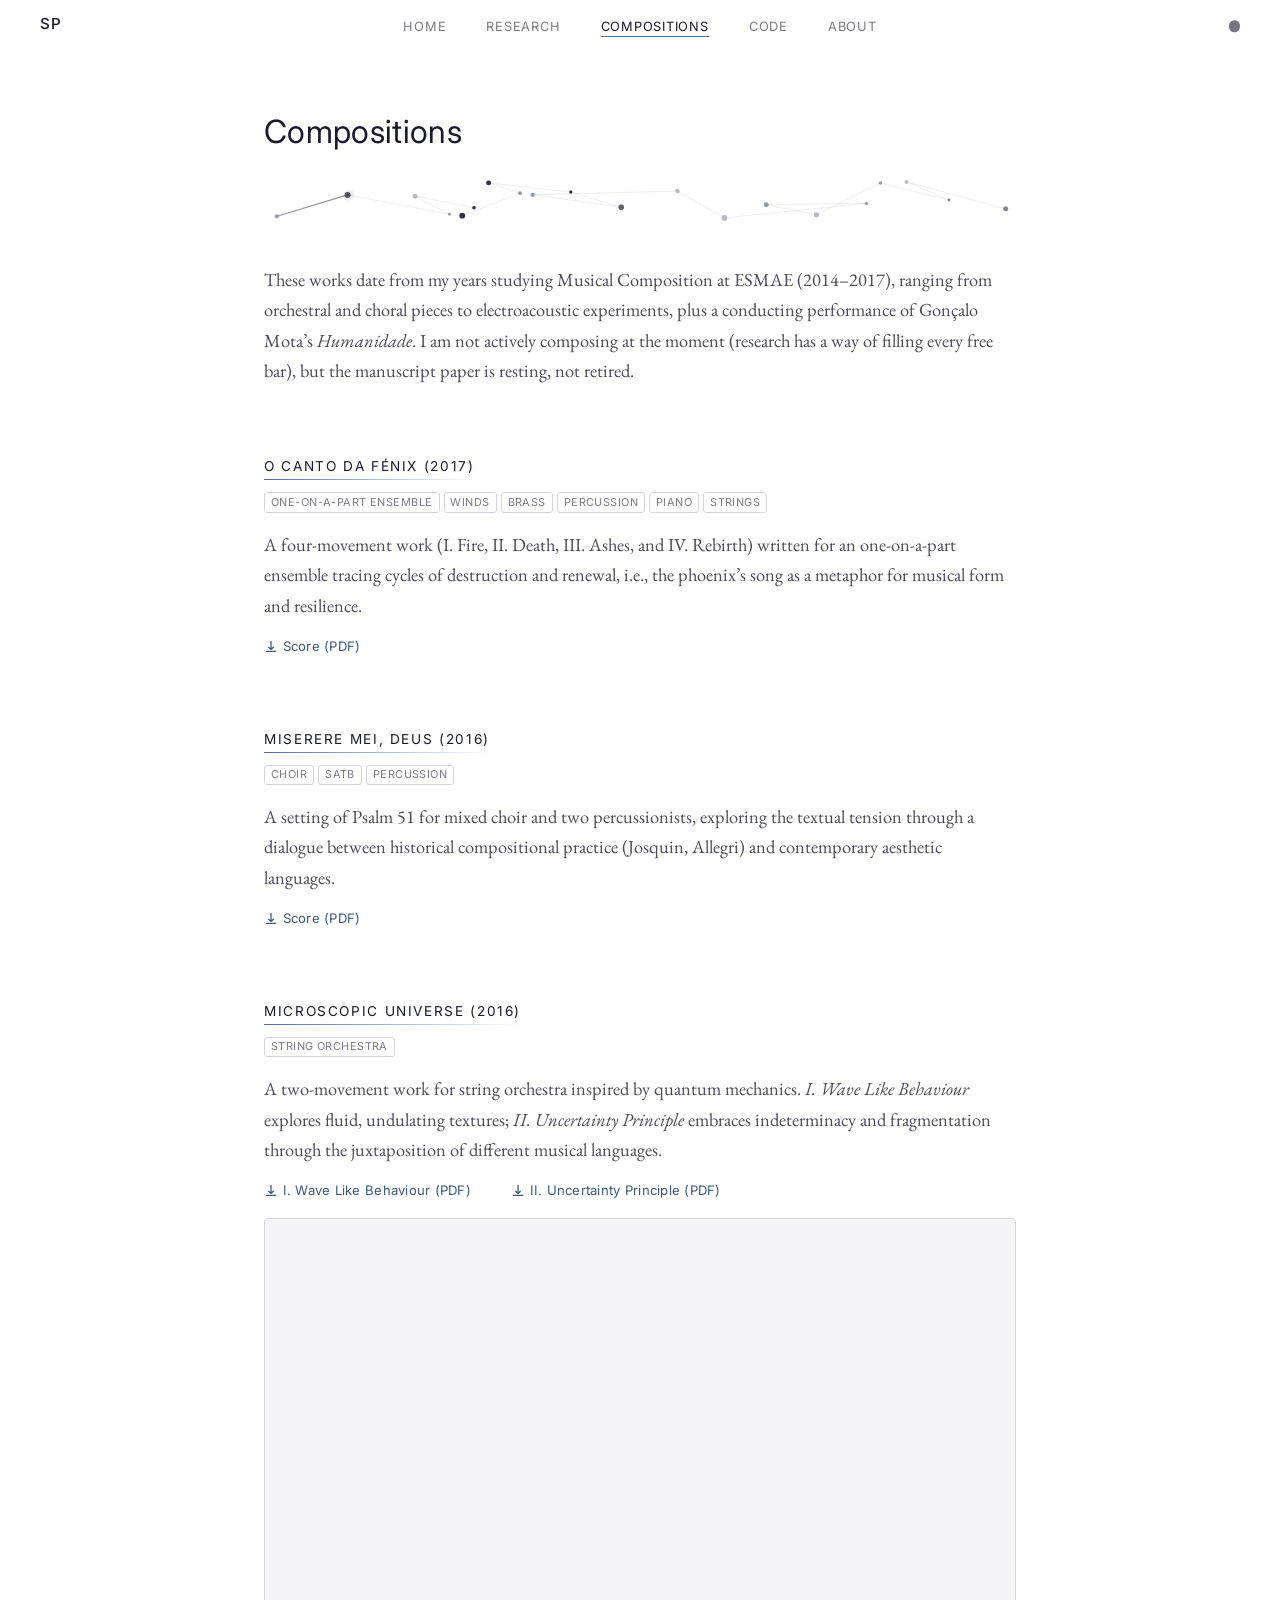
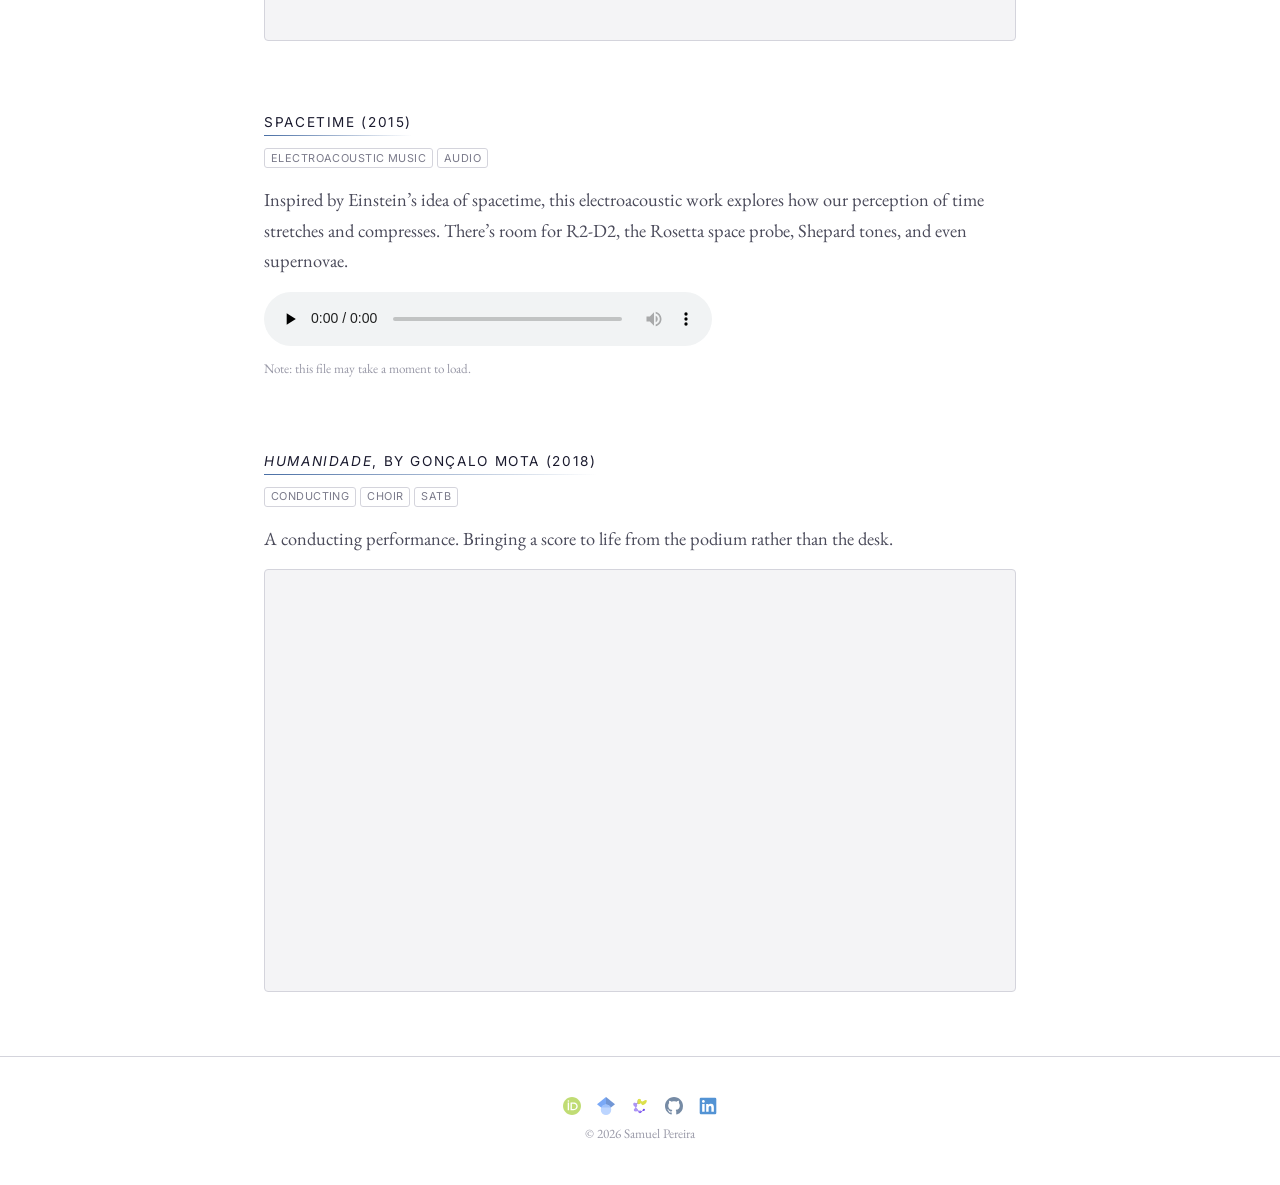
<file: compositions.html>
<!DOCTYPE html>
<html lang="en">
<head>
    <meta charset="UTF-8">
    <meta name="viewport" content="width=device-width, initial-scale=1.0">
    <meta name="theme-color" content="#ffffff">
    <title>Compositions &mdash; Samuel Pereira</title>
    <meta name="description" content="Original musical compositions by Samuel Pereira, including orchestral, choral, and electronic works.">
    <link rel="canonical" href="https://sml-pereira.github.io/compositions.html">
    <meta property="og:type" content="website">
    <meta property="og:site_name" content="Samuel Pereira">
    <meta property="og:locale" content="en_GB">
    <meta property="og:url" content="https://sml-pereira.github.io/compositions.html">
    <meta property="og:title" content="Compositions &mdash; Samuel Pereira">
    <meta property="og:description" content="Original musical compositions by Samuel Pereira, including orchestral, choral, and electronic works.">
    <meta property="og:image" content="https://sml-pereira.github.io/assets/images/og-image.png">
    <meta property="og:image:width" content="1200">
    <meta property="og:image:height" content="630">
    <meta property="og:image:alt" content="Figure from Samuel Pereira’s research on harmonic quality in Fourier space.">
    <meta name="twitter:card" content="summary_large_image">
    <meta name="twitter:title" content="Compositions &mdash; Samuel Pereira">
    <meta name="twitter:description" content="Original musical compositions by Samuel Pereira, including orchestral, choral, and electronic works.">
    <meta name="twitter:image" content="https://sml-pereira.github.io/assets/images/og-image.png">
    <link rel="preconnect" href="https://fonts.googleapis.com">
    <link rel="preconnect" href="https://fonts.gstatic.com" crossorigin>
    <link href="https://fonts.googleapis.com/css2?family=EB+Garamond:ital,wght@0,400;1,400;0,600&family=Inter:wght@400;500&display=swap" rel="stylesheet">
    <link rel="stylesheet" href="css/style.css">
    <link rel="icon" href="favicon/favicon.svg" type="image/svg+xml">
    <link rel="apple-touch-icon" href="favicon/apple-touch-icon.png">
    <link rel="manifest" href="manifest.json">
    <script>
        (function(){var t=localStorage.getItem('theme')||(matchMedia('(prefers-color-scheme:dark)').matches?'dark':'light');document.documentElement.setAttribute('data-theme',t)})();
    </script>
</head>
<body>

    <nav class="site-nav">
        <div class="container">
            <button class="nav-toggle" aria-label="Toggle navigation" aria-expanded="false">
                <span></span>
                <span></span>
                <span></span>
            </button>
            <a href="index.html" class="site-nav__brand" aria-label="Samuel Pereira — home">SP</a>
            <ul class="site-nav__links">
                <li><a href="index.html">Home</a></li>
                <li><a href="research.html">Research</a></li>
                <li><a href="compositions.html" class="active">Compositions</a></li>
                <li><a href="code.html">Code</a></li>
                <li><a href="about.html">About</a></li>
                <li class="site-nav__toggle-item"><button class="theme-toggle" aria-label="Toggle dark mode"></button></li>
            </ul>
        </div>
        <div class="site-nav__overlay"></div>
    </nav>

    <main>
        <div class="container">

            <header class="page-header page-header--tight">
                <h1>Compositions</h1>
                <canvas id="trajectory-canvas" class="trajectory-canvas trajectory-canvas--column" aria-hidden="true"></canvas>
            </header>

            <section class="section">
                <p>
                    These works date from my years studying Musical Composition at ESMAE (2014&ndash;2017), ranging from orchestral and choral pieces to electroacoustic experiments, plus a conducting performance of Gon&ccedil;alo Mota&rsquo;s <em>Humanidade</em>. I am not actively composing at the moment (research has a way of filling every free bar), but the manuscript paper is resting, not retired.
                </p>
            </section>

            <!-- O Canto da FÃ©nix -->
            <section class="section">
                <div class="composition-card">
                    <h2>O Canto da F&eacute;nix (2017)</h2>
                    <div class="composition-card__meta">
                        <span class="tag">One-on-a-part Ensemble</span>
                        <span class="tag">Winds</span>
                        <span class="tag">Brass</span>
                        <span class="tag">Percussion</span>
                        <span class="tag">Piano</span>
                        <span class="tag">Strings</span>
                    </div>
                    <p class="composition-card__note">
                        A four-movement work (I. Fire, II. Death, III. Ashes, and IV. Rebirth) written for an one-on-a-part ensemble tracing cycles of destruction and renewal, i.e., the phoenix&rsquo;s song as a metaphor for musical form and resilience.
                    </p>
                    <div class="composition-card__links">
                        <a href="assets/score-o-canto-da-fenix.pdf" class="download-link" target="_blank" rel="noopener noreferrer">
                            <svg class="download-icon" width="14" height="14" viewBox="0 0 16 16" fill="none" stroke="currentColor" stroke-width="1.5" aria-hidden="true"><path d="M8 1v10m0 0l-3-3m3 3l3-3M2 13h12"/></svg>
                            Score (PDF)
                        </a>
                </div>
                </div>
            </section>

            <!-- Miserere Mei, Deus -->
            <section class="section">
                <div class="composition-card">
                    <h2>Miserere Mei, Deus (2016)</h2>
                    <div class="composition-card__meta">
                        <span class="tag">Choir</span>
                        <span class="tag">SATB</span>
                        <span class="tag">Percussion</span>
                    </div>
                    <p class="composition-card__note">
                        A setting of Psalm 51 for mixed choir and two percussionists, exploring the textual tension through a dialogue between historical compositional practice (Josquin, Allegri) and contemporary aesthetic languages.
                    </p>
                    <div class="composition-card__links">
                        <a href="assets/score-miserere-mei.pdf" class="download-link" target="_blank" rel="noopener noreferrer">
                            <svg class="download-icon" width="14" height="14" viewBox="0 0 16 16" fill="none" stroke="currentColor" stroke-width="1.5" aria-hidden="true"><path d="M8 1v10m0 0l-3-3m3 3l3-3M2 13h12"/></svg>
                            Score (PDF)
                        </a>
                    </div>
                </div>
            </section>

            <!-- Microscopic Universe -->
            <section class="section">
                <div class="composition-card">
                    <h2>Microscopic Universe (2016)</h2>
                    <div class="composition-card__meta">
                        <span class="tag">String Orchestra</span>
                    </div>
                    <p class="composition-card__note">
                        A two-movement work for string orchestra inspired by quantum mechanics. <em>I.&nbsp;Wave Like Behaviour</em> explores fluid, undulating textures; <em>II.&nbsp;Uncertainty Principle</em> embraces indeterminacy and fragmentation through the juxtaposition of different musical languages.
                    </p>
                    <div class="composition-card__links">
                        <a href="assets/score-microscopic-universe-i.pdf" class="download-link" target="_blank" rel="noopener noreferrer">
                            <svg class="download-icon" width="14" height="14" viewBox="0 0 16 16" fill="none" stroke="currentColor" stroke-width="1.5" aria-hidden="true"><path d="M8 1v10m0 0l-3-3m3 3l3-3M2 13h12"/></svg>
                            I. Wave Like Behaviour (PDF)
                        </a>
                        <a href="assets/score-microscopic-universe-ii.pdf" class="download-link" target="_blank" rel="noopener noreferrer">
                            <svg class="download-icon" width="14" height="14" viewBox="0 0 16 16" fill="none" stroke="currentColor" stroke-width="1.5" aria-hidden="true"><path d="M8 1v10m0 0l-3-3m3 3l3-3M2 13h12"/></svg>
                            II. Uncertainty Principle (PDF)
                        </a>
                    </div>
                    <div class="video-embed">
                        <iframe src="https://player.vimeo.com/video/1180909355?dnt=1"
                                title="Microscopic Universe &mdash; performance video"
                                loading="lazy" allowfullscreen
                                allow="fullscreen; picture-in-picture"></iframe>
                    </div>
                </div>
            </section>


            <!-- Spacetime -->
            <section class="section">
                <div class="composition-card">
                    <h2>Spacetime (2015)</h2>
                    <div class="composition-card__meta">
                        <span class="tag">Electroacoustic music</span>
                        <span class="tag">Audio</span>
                    </div>
                    <p class="composition-card__note">
                        Inspired by Einstein&rsquo;s idea of spacetime, this electroacoustic work explores how our perception of time stretches and compresses. There&rsquo;s room for R2-D2, the Rosetta space probe, Shepard tones, and even supernovae.
                    </p>
                    <div class="audio-player">
                        <audio controls preload="none">
                            <source src="assets/audio-space-time.mp3" type="audio/mpeg">
                            <source src="assets/audio-space-time.wav" type="audio/wav">
                            Your browser does not support the audio element.
                        </audio>
                        <p class="audio-player__note">Note: this file may take a moment to load.</p>
                    </div>
                </div>
            </section>

            <!-- Conducting Humanidade -->
            <section class="section">
                <div class="composition-card">
                    <h2><em>Humanidade</em>, by Gon&ccedil;alo Mota (2018)</h2>
                    <div class="composition-card__meta">
                        <span class="tag">Conducting</span>
                        <span class="tag">Choir</span>
                        <span class="tag">SATB</span>
                    </div>
                    <p class="composition-card__note">
                        A conducting performance. Bringing a score to life from the podium rather than the desk.
                    </p>
                    <div class="video-embed">
                        <iframe src="https://player.vimeo.com/video/1180906669?dnt=1"
                                title="Humanidade, by Gon&ccedil;alo Mota &mdash; performance video"
                                loading="lazy" allowfullscreen
                                allow="fullscreen; picture-in-picture"></iframe>
                    </div>
                </div>
            </section>

        </div>
    </main>

    <footer class="site-footer">
        <div class="container">
            <div class="footer-profiles">
                <a href="https://orcid.org/0000-0003-2866-1081" target="_blank" rel="noopener noreferrer" aria-label="ORCID profile">
                    <svg width="18" height="18" fill="none" xmlns="http://www.w3.org/2000/svg" viewBox="0 0 32 32" aria-hidden="true"><path fill-rule="evenodd" clip-rule="evenodd" d="M32 16c0 8.837-7.163 16-16 16-8.838 0-16-7.163-16-16C0 7.162 7.162 0 16 0c8.837 0 16 7.162 16 16Z" fill="#A6CE39"/><path fill-rule="evenodd" clip-rule="evenodd" d="M18.813 9.637h-5.45v13.9h5.474c4.555 0 7.35-3.378 7.35-6.95 0-1.635-.562-3.372-1.77-4.704-1.215-1.336-3.065-2.246-5.605-2.246ZM18.6 21.3h-2.813v-9.425H18.5c1.823 0 3.12.552 3.96 1.4.842.849 1.252 2.021 1.252 3.312 0 .784-.239 1.967-.993 2.948-.745.969-2.01 1.765-4.119 1.765Zm5.311-4.026c-.251 1.74-1.494 4.276-5.311 4.276h-3.063H18.6c3.817 0 5.06-2.536 5.311-4.276Zm1.812-2.405c-.657-2.601-2.85-4.982-6.91-4.982h-5.2 5.2c4.06 0 6.253 2.38 6.91 4.982Zm.215 1.718ZM8.363 9.675v13.887h2.425V9.675H8.363Zm2.175 13.637H8.612h1.925ZM9.575 8.65c.84 0 1.513-.689 1.513-1.513 0-.823-.673-1.512-1.513-1.512-.838 0-1.512.674-1.512 1.513 0 .823.672 1.512 1.512 1.512Z" fill="#fff"/></svg>
                </a>
                <a href="https://scholar.google.com/citations?hl=en&amp;user=XiZDQLMAAAAJ" target="_blank" rel="noopener noreferrer" aria-label="Google Scholar profile">
                    <svg xmlns="http://www.w3.org/2000/svg" width="18" height="18" viewBox="0 0 512 512" aria-hidden="true"><path fill="#4285f4" d="M256 411.12L0 202.667 256 0z"/><path fill="#356ac3" d="M256 411.12l256-208.453L256 0z"/><circle fill="#a0c3ff" cx="256" cy="362.667" r="149.333"/><path fill="#76a7fa" d="M121.037 298.667c23.968-50.453 75.392-85.334 134.963-85.334s110.995 34.881 134.963 85.334H121.037z"/></svg>
                </a>
                <a href="https://www.cienciavitae.pt/portal/AC1E-D08A-2722" target="_blank" rel="noopener noreferrer" aria-label="CI&Ecirc;NCIAVITAE profile">
                    <img src="assets/icons/cienciavitae.svg" alt="" aria-hidden="true" width="18" height="18">
                </a>
                <a href="https://github.com/sml-pereira" target="_blank" rel="noopener noreferrer" aria-label="GitHub profile">
                    <svg width="18" height="18" viewBox="0 0 16 16" fill="currentColor" xmlns="http://www.w3.org/2000/svg" aria-hidden="true"><path d="M8 0C3.58 0 0 3.58 0 8c0 3.54 2.29 6.53 5.47 7.59.4.07.55-.17.55-.38 0-.19-.01-.82-.01-1.49-2.01.37-2.53-.49-2.69-.94-.09-.23-.48-.94-.82-1.13-.28-.15-.68-.52-.01-.53.63-.01 1.08.58 1.23.82.72 1.21 1.87.87 2.33.66.07-.52.28-.87.51-1.07-1.78-.2-3.64-.89-3.64-3.95 0-.87.31-1.59.82-2.15-.08-.2-.36-1.02.08-2.12 0 0 .67-.21 2.2.82.64-.18 1.32-.27 2-.27.68 0 1.36.09 2 .27 1.53-1.04 2.2-.82 2.2-.82.44 1.1.16 1.92.08 2.12.51.56.82 1.27.82 2.15 0 3.07-1.87 3.75-3.65 3.95.29.25.54.73.54 1.48 0 1.07-.01 1.93-.01 2.2 0 .21.15.46.55.38A8.013 8.013 0 0016 8c0-4.42-3.58-8-8-8z"/></svg>
                </a>
                <!-- PLACEHOLDER: Replace # with the LinkedIn profile URL -->
                <a href="#" aria-label="LinkedIn profile">
                    <img src="assets/icons/linkedin.svg" alt="" aria-hidden="true" width="18" height="18">
                </a>
            </div>
            <p>&copy; <span class="copyright-year">2025</span> Samuel Pereira</p>
        </div>
    </footer>

    <script src="js/main.js"></script>
</body>
</html>
</file>
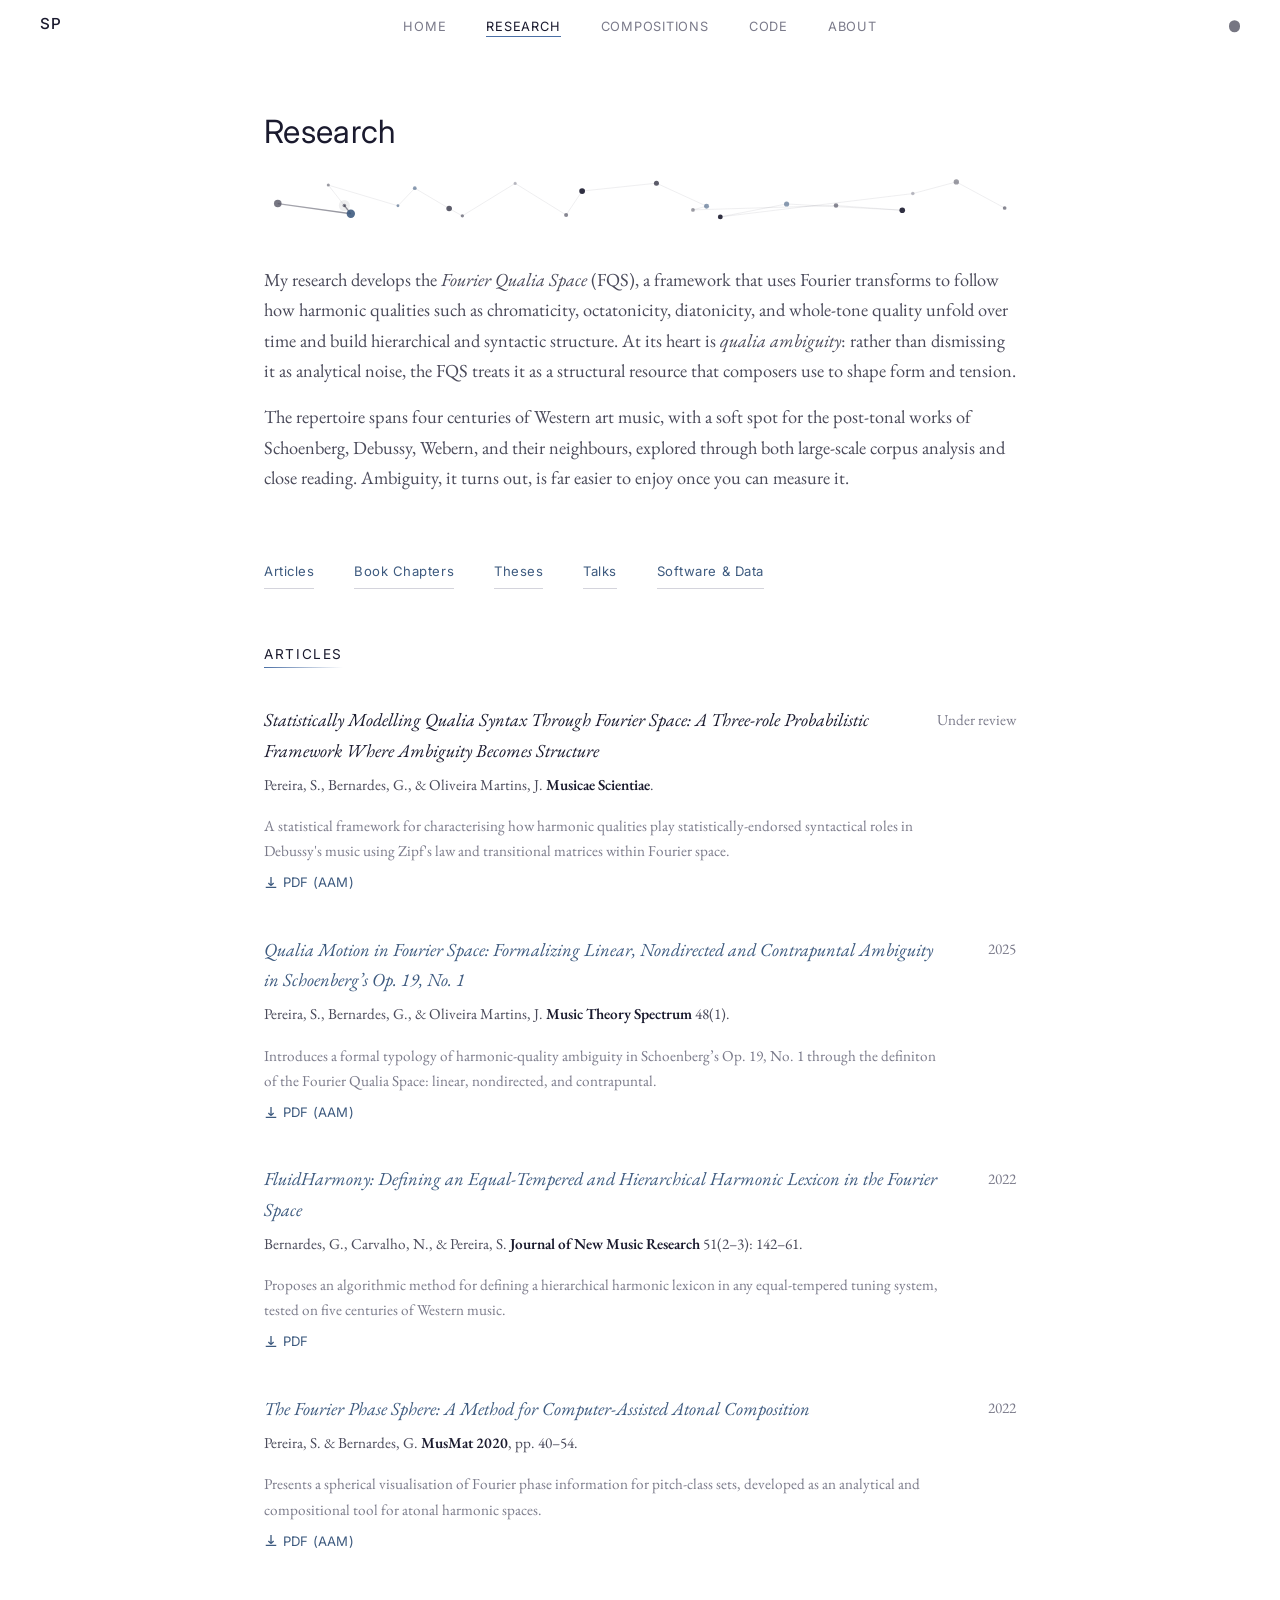
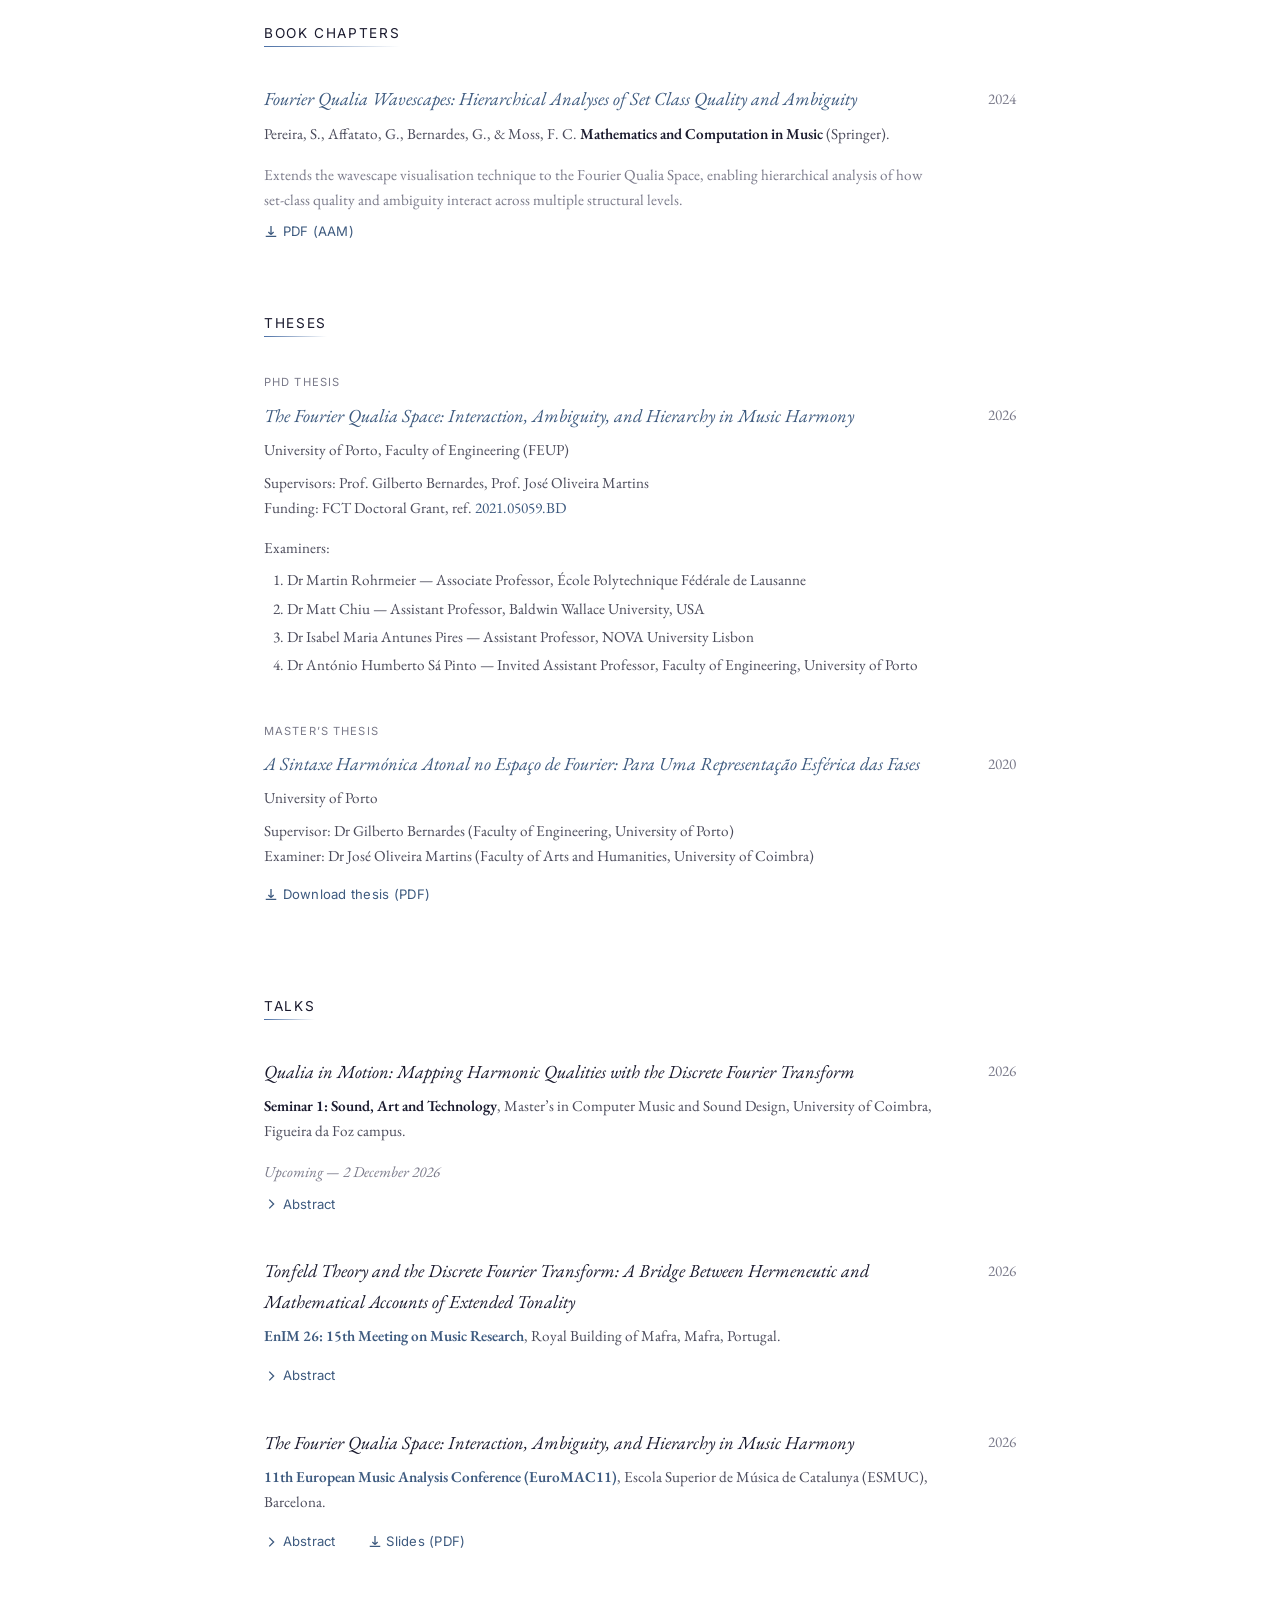
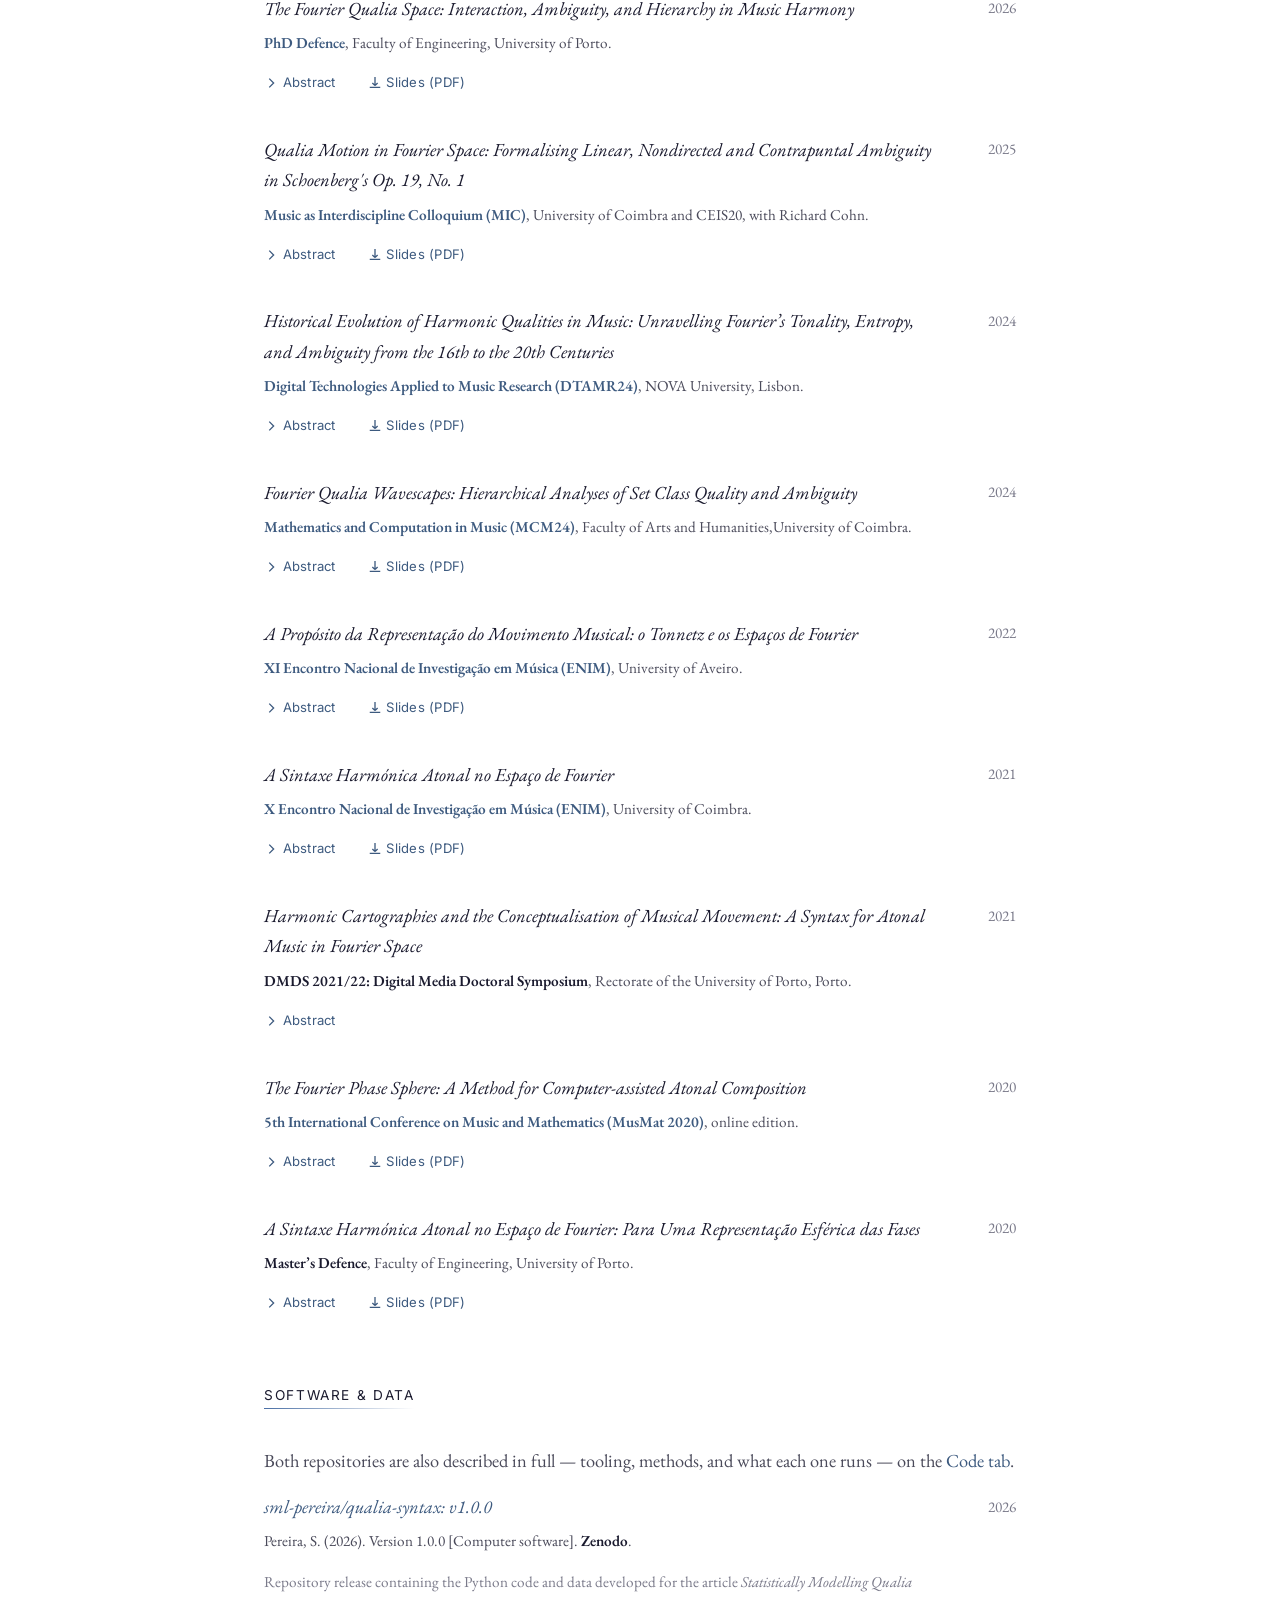
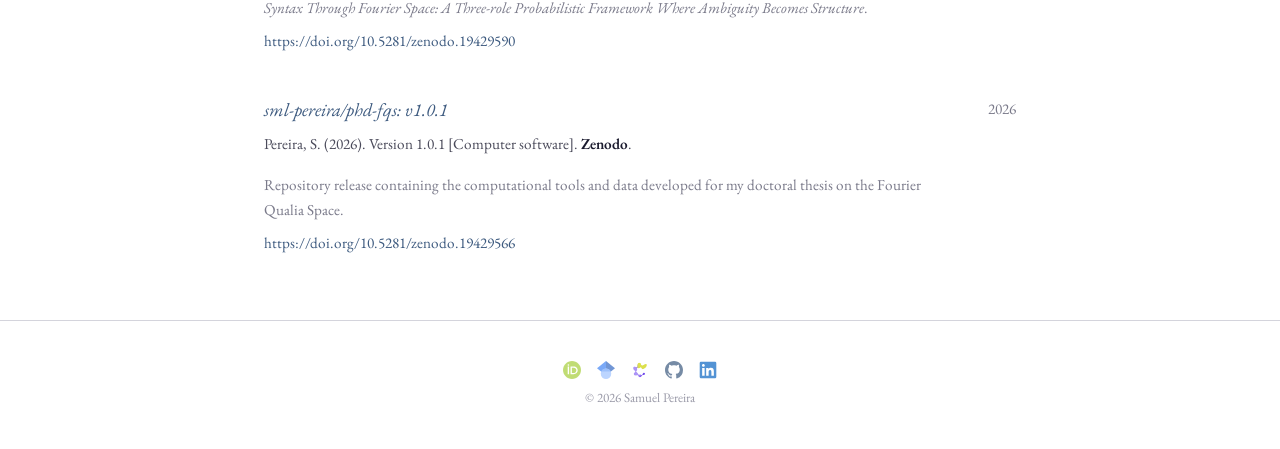
<file: research.html>
<!DOCTYPE html>
<html lang="en">
<head>
    <meta charset="UTF-8">
    <meta name="viewport" content="width=device-width, initial-scale=1.0">
    <meta name="theme-color" content="#ffffff">
    <title>Research &mdash; Samuel Pereira</title>
    <meta name="description" content="Research overview, PhD thesis, publications, and conference presentations by Samuel Pereira in computational musicology and the Fourier Qualia Space.">
    <link rel="canonical" href="https://sml-pereira.github.io/research.html">
    <meta property="og:type" content="website">
    <meta property="og:site_name" content="Samuel Pereira">
    <meta property="og:locale" content="en_GB">
    <meta property="og:url" content="https://sml-pereira.github.io/research.html">
    <meta property="og:title" content="Research &mdash; Samuel Pereira">
    <meta property="og:description" content="Research overview, PhD thesis, publications, and conference presentations by Samuel Pereira in computational musicology and the Fourier Qualia Space.">
    <meta property="og:image" content="https://sml-pereira.github.io/assets/images/og-image.png">
    <meta property="og:image:width" content="1200">
    <meta property="og:image:height" content="630">
    <meta property="og:image:alt" content="Figure from Samuel Pereira’s research on harmonic quality in Fourier space.">
    <meta name="twitter:card" content="summary_large_image">
    <meta name="twitter:title" content="Research &mdash; Samuel Pereira">
    <meta name="twitter:description" content="Research overview, PhD thesis, publications, and conference presentations by Samuel Pereira in computational musicology and the Fourier Qualia Space.">
    <meta name="twitter:image" content="https://sml-pereira.github.io/assets/images/og-image.png">
    <link rel="preconnect" href="https://fonts.googleapis.com">
    <link rel="preconnect" href="https://fonts.gstatic.com" crossorigin>
    <link href="https://fonts.googleapis.com/css2?family=EB+Garamond:ital,wght@0,400;1,400;0,600&family=Inter:wght@400;500&display=swap" rel="stylesheet">
    <link rel="stylesheet" href="css/style.css">
    <link rel="icon" href="favicon/favicon.svg" type="image/svg+xml">
    <link rel="apple-touch-icon" href="favicon/apple-touch-icon.png">
    <link rel="manifest" href="manifest.json">
    <script>
        (function(){var t=localStorage.getItem('theme')||(matchMedia('(prefers-color-scheme:dark)').matches?'dark':'light');document.documentElement.setAttribute('data-theme',t)})();
    </script>
</head>
<body>

    <nav class="site-nav">
        <div class="container">
            <button class="nav-toggle" aria-label="Toggle navigation" aria-expanded="false">
                <span></span>
                <span></span>
                <span></span>
            </button>
            <a href="index.html" class="site-nav__brand" aria-label="Samuel Pereira — home">SP</a>
            <ul class="site-nav__links">
                <li><a href="index.html">Home</a></li>
                <li><a href="research.html" class="active">Research</a></li>
                <li><a href="compositions.html">Compositions</a></li>
                <li><a href="code.html">Code</a></li>
                <li><a href="about.html">About</a></li>
                <li class="site-nav__toggle-item"><button class="theme-toggle" aria-label="Toggle dark mode"></button></li>
            </ul>
        </div>
        <div class="site-nav__overlay"></div>
    </nav>

    <main>
        <div class="container">

            <header class="page-header page-header--tight">
                <h1>Research</h1>
                <canvas id="trajectory-canvas" class="trajectory-canvas trajectory-canvas--column" aria-hidden="true"></canvas>
            </header>

            <section class="section">
                <p>
                    My research develops the <em>Fourier Qualia Space</em> (FQS), a framework that uses Fourier transforms to follow how harmonic qualities such as chromaticity, octatonicity, diatonicity, and whole-tone quality unfold over time and build hierarchical and syntactic structure. At its heart is <em>qualia ambiguity</em>: rather than dismissing it as analytical noise, the FQS treats it as a structural resource that composers use to shape form and tension.
                </p>
                <p>
                    The repertoire spans four centuries of Western art music, with a soft spot for the post-tonal works of Schoenberg, Debussy, Webern, and their neighbours, explored through both large-scale corpus analysis and close reading. Ambiguity, it turns out, is far easier to enjoy once you can measure it.
                </p>
            </section>

            <!-- In-page navigation -->
            <nav class="section-nav" aria-label="Page sections">
                <a href="#articles">Articles</a>
                <a href="#chapters">Book Chapters</a>
                <a href="#thesis">Theses</a>
                <a href="#presentations">Talks</a>
                <a href="#software">Software &amp; Data</a>
            </nav>

            <!-- Articles -->
            <section class="section" id="articles">
                <h2>Articles</h2>

                <div class="entry entry--compact">
                    <div class="entry__body">
                        <div class="entry__title">Statistically Modelling Qualia Syntax Through Fourier Space: A Three-role Probabilistic Framework Where Ambiguity Becomes Structure</div>
                        <p class="entry__venue">Pereira, S., Bernardes, G., &amp; Oliveira Martins, J. <strong>Musicae Scientiae</strong>.</p>
                        <p class="entry__abstract">A statistical framework for characterising how harmonic qualities play statistically-endorsed syntactical roles in Debussy's music using Zipf's law and transitional matrices within Fourier space.</p>
                        <p class="entry__links">
                            <a href="assets/article-statistically-modelling-qualia-syntax.pdf" class="download-link" target="_blank" rel="noopener noreferrer" data-tooltip="Author&rsquo;s Accepted Manuscript">
                                <svg class="download-icon" width="14" height="14" viewBox="0 0 16 16" fill="none" stroke="currentColor" stroke-width="1.5" aria-hidden="true"><path d="M8 1v10m0 0l-3-3m3 3l3-3M2 13h12"/></svg>
                                PDF (AAM)
                            </a>
                        </p>
                    </div>
                    <div class="entry__date">Under review</div>
                </div>

                <div class="entry entry--compact">
                    <div class="entry__body">
                        <div class="entry__title"><a href="https://doi.org/10.1093/mts/mtaf016">Qualia Motion in Fourier Space: Formalizing Linear, Nondirected and Contrapuntal Ambiguity in Schoenberg&rsquo;s Op. 19, No. 1</a></div>
                        <p class="entry__venue">Pereira, S., Bernardes, G., &amp; Oliveira Martins, J. <strong>Music Theory Spectrum</strong> 48(1).</p>
                        <p class="entry__abstract">Introduces a formal typology of harmonic-quality ambiguity in Schoenberg&rsquo;s Op. 19, No. 1 through the definiton of the Fourier Qualia Space: linear, nondirected, and contrapuntal.</p>
                        <p class="entry__links">
                            <a href="assets/article-qualia-motion.pdf" class="download-link" target="_blank" rel="noopener noreferrer" data-tooltip="Author&rsquo;s Accepted Manuscript">
                                <svg class="download-icon" width="14" height="14" viewBox="0 0 16 16" fill="none" stroke="currentColor" stroke-width="1.5" aria-hidden="true"><path d="M8 1v10m0 0l-3-3m3 3l3-3M2 13h12"/></svg>
                                PDF (AAM)
                            </a>
                        </p>
                    </div>
                    <div class="entry__date">2025</div>
                </div>

                <div class="entry entry--compact">
                    <div class="entry__body">
                        <div class="entry__title"><a href="https://doi.org/10.1080/09298215.2023.2202641">FluidHarmony: Defining an Equal-Tempered and Hierarchical Harmonic Lexicon in the Fourier Space</a></div>
                        <p class="entry__venue">Bernardes, G., Carvalho, N., &amp; Pereira, S. <strong>Journal of New Music Research</strong> 51(2&ndash;3): 142&ndash;61.</p>
                        <p class="entry__abstract">Proposes an algorithmic method for defining a hierarchical harmonic lexicon in any equal-tempered tuning system, tested on five centuries of Western music.</p>
                        <p class="entry__links">
                            <a href="https://www.tandfonline.com/doi/epdf/10.1080/09298215.2023.2202641?needAccess=true" class="download-link" target="_blank" rel="noopener noreferrer">
                                <svg class="download-icon" width="14" height="14" viewBox="0 0 16 16" fill="none" stroke="currentColor" stroke-width="1.5" aria-hidden="true"><path d="M8 1v10m0 0l-3-3m3 3l3-3M2 13h12"/></svg>
                                PDF
                            </a>
                        </p>
                    </div>
                    <div class="entry__date">2022</div>
                </div>

                <div class="entry entry--compact">
                    <div class="entry__body">
                        <div class="entry__title"><a href="https://musmat.org/conferences/2020/PereiraBernardes_MusMat5.pdf">The Fourier Phase Sphere: A Method for Computer-Assisted Atonal Composition</a></div>
                        <p class="entry__venue">Pereira, S. &amp; Bernardes, G. <strong>MusMat 2020</strong>, pp. 40&ndash;54.</p>
                        <p class="entry__abstract">Presents a spherical visualisation of Fourier phase information for pitch-class sets, developed as an analytical and compositional tool for atonal harmonic spaces.</p>
                        <p class="entry__links">
                            <a href="assets/article-fourier-phase-sphere.pdf" class="download-link" target="_blank" rel="noopener noreferrer" data-tooltip="Author&rsquo;s Accepted Manuscript">
                                <svg class="download-icon" width="14" height="14" viewBox="0 0 16 16" fill="none" stroke="currentColor" stroke-width="1.5" aria-hidden="true"><path d="M8 1v10m0 0l-3-3m3 3l3-3M2 13h12"/></svg>
                                PDF (AAM)
                            </a>
                        </p>
                    </div>
                    <div class="entry__date">2022</div>
                </div>
            </section>

            <!-- Book Chapters -->
            <section class="section" id="chapters">
                <h2>Book Chapters</h2>

                <div class="entry entry--compact">
                    <div class="entry__body">
                        <div class="entry__title"><a href="https://doi.org/10.1007/978-3-031-60638-0_25">Fourier Qualia Wavescapes: Hierarchical Analyses of Set Class Quality and Ambiguity</a></div>
                        <p class="entry__venue">Pereira, S., Affatato, G., Bernardes, G., &amp; Moss, F.&nbsp;C. <strong>Mathematics and Computation in Music</strong> (Springer).</p>
                        <p class="entry__abstract">Extends the wavescape visualisation technique to the Fourier Qualia Space, enabling hierarchical analysis of how set-class quality and ambiguity interact across multiple structural levels.</p>
                        <p class="entry__links">
                            <a href="assets/article-qualia-wavescapes.pdf" class="download-link" target="_blank" rel="noopener noreferrer" data-tooltip="Author&rsquo;s Accepted Manuscript">
                                <svg class="download-icon" width="14" height="14" viewBox="0 0 16 16" fill="none" stroke="currentColor" stroke-width="1.5" aria-hidden="true"><path d="M8 1v10m0 0l-3-3m3 3l3-3M2 13h12"/></svg>
                                PDF (AAM)
                            </a>
                        </p>
                    </div>
                    <div class="entry__date">2024</div>
                </div>
            </section>

            <!-- Theses -->
            <section class="section" id="thesis">
                <h2>Theses</h2>

                <div class="entry__kind">PhD thesis</div>
                <div class="entry">
                    <div class="entry__body">
                        <div class="entry__title"><a href="https://hdl.handle.net/10216/175411"><em>The Fourier Qualia Space: Interaction, Ambiguity, and Hierarchy in Music Harmony</em></a></div>
                        <div class="entry__org">University of Porto, Faculty of Engineering (FEUP)</div>
                        <p class="entry__desc">
                            Supervisors: Prof. Gilberto Bernardes, Prof. Jos&eacute; Oliveira Martins<br>
                            Funding: FCT Doctoral Grant, ref. <a href="https://doi.org/10.54499/2021.05059.BD">2021.05059.BD</a>
                        </p>
                        <p class="entry__desc entry__examiners-label">Examiners:</p>
                        <ol class="entry__examiners">
                            <li>Dr Martin Rohrmeier &mdash; Associate Professor, &Eacute;cole Polytechnique F&eacute;d&eacute;rale de Lausanne</li>
                            <li>Dr Matt Chiu &mdash; Assistant Professor, Baldwin Wallace University, USA</li>
                            <li>Dr Isabel Maria Antunes Pires &mdash; Assistant Professor, NOVA University Lisbon</li>
                            <li>Dr Ant&oacute;nio Humberto S&aacute; Pinto &mdash; Invited Assistant Professor, Faculty of Engineering, University of Porto</li>
                        </ol>
                    </div>
                    <div class="entry__date">2026</div>
                </div>

                <div class="entry__kind">Master&rsquo;s thesis</div>
                <div class="entry">
                    <div class="entry__body">
                        <div class="entry__title"><a href="https://doi.org/10.34626/w4hp-0458"><em>A Sintaxe Harm&oacute;nica Atonal no Espa&ccedil;o de Fourier: Para Uma Representa&ccedil;&atilde;o Esf&eacute;rica das Fases</em></a></div>
                        <div class="entry__org">University of Porto</div>
                        <p class="entry__desc">
                            Supervisor: Dr Gilberto Bernardes (Faculty of Engineering, University of Porto)<br>
                            Examiner: Dr Jos&eacute; Oliveira Martins (Faculty of Arts and Humanities, University of Coimbra)
                        </p>
                        <p class="entry__desc">
                            <a href="assets/thesis-master-sintaxe-harmonica.pdf" class="download-link" target="_blank" rel="noopener noreferrer">
                                <svg class="download-icon" width="14" height="14" viewBox="0 0 16 16" fill="none" stroke="currentColor" stroke-width="1.5" aria-hidden="true"><path d="M8 1v10m0 0l-3-3m3 3l3-3M2 13h12"/></svg>
                                Download thesis (PDF)
                            </a>
                        </p>
                    </div>
                    <div class="entry__date">2020</div>
                </div>
            </section>

            <!-- Talks -->
            <section class="section" id="presentations">
                <h2>Talks</h2>

                <div class="entry entry--compact">
                    <div class="entry__body">
                        <div class="entry__title">Qualia in Motion: Mapping Harmonic Qualities with the Discrete Fourier Transform</div>
                        <p class="entry__venue"><strong>Seminar 1: Sound, Art and Technology</strong>, Master&rsquo;s in Computer Music and Sound Design, University of Coimbra, Figueira da Foz campus.</p>
                        <p class="entry__abstract"><em>Upcoming &mdash; 2 December 2026</em></p>
                        <p class="entry__links">
                            <button type="button" class="abstract-toggle" aria-expanded="false" aria-controls="talk-abstract-1">
                                <svg class="abstract-toggle__icon" width="14" height="14" viewBox="0 0 16 16" fill="none" stroke="currentColor" stroke-width="1.5" aria-hidden="true"><path d="M6 3l5 5-5 5"/></svg>
                                Abstract
                            </button>
                        </p>
                        <div class="entry__abstract-text" id="talk-abstract-1" hidden>
                            <p>How diatonic is a chord? How octatonic or whole-tone is a passage, and what happens when several of these qualities coexist? In this session, I present the Fourier Qualia Space, a geometrical framework I developed in my PhD for answering such questions computationally. The discrete Fourier transform, the same tool behind spectral analysis, is applied here not to sound signals but to pitch-class content, where its coefficients measure harmonic qualities such as diatonicity, octatonicity and whole-tone quality. These are then projected onto a hexagonal space where proximity indicates similar qualities and centrality indicates ambiguity between them. I will show how this space supports analysis at very different scales: from a single Schoenberg piano piece and hierarchical “wavescapes” of Bach, Debussy and Webern to a corpus of nearly 9,000 works from 1548 to 1968, processed in Python. The results trace the gradual dissolution of tonality, reveal Zipfian, language-like distributions in sequences of harmonic qualities, with Debussy as a paradigmatic case, and suggest that ambiguity is a compositional resource deployed strategically rather than an analytical problem. I will close with the questions this opens for analysis, composition and creative tools.</p>
                        </div>
                    </div>
                    <div class="entry__date">2026</div>
                </div>

                <div class="entry entry--compact">
                    <div class="entry__body">
                        <div class="entry__title">Tonfeld Theory and the Discrete Fourier Transform: A Bridge Between Hermeneutic and Mathematical Accounts of Extended Tonality</div>
                        <p class="entry__venue"><strong><a href="https://www.spimusica.pt/wp-content/uploads/2026/11/EnIM-XV_Livro-de-Resumos-Programa.pdf">EnIM 26: 15th Meeting on Music Research</a></strong>, Royal Building of Mafra, Mafra, Portugal.</p>
                        <p class="entry__links">
                            <button type="button" class="abstract-toggle" aria-expanded="false" aria-controls="talk-abstract-2">
                                <svg class="abstract-toggle__icon" width="14" height="14" viewBox="0 0 16 16" fill="none" stroke="currentColor" stroke-width="1.5" aria-hidden="true"><path d="M6 3l5 5-5 5"/></svg>
                                Abstract
                            </button>
                        </p>
                        <div class="entry__abstract-text" id="talk-abstract-2" hidden>
                            <p>Tonfeld theory (<em>Tonfeldtheorie</em>), conceived by Albert Simon and later disseminated by Bernhard Haas (2004), explains musical coherence in a repertoire stretching from Schubert and Liszt to Debussy, Bartók, and even the Second Viennese School. Instead of relying on a tonic or on voice leading, it posits that pitches cohere as elements of three types of structured pitch fields, namely, the fifths-rows (<em>Quintenreihen</em>), the hexatonic <em>Konstrukt</em>, and the octatonic <em>Funktion</em>. Despite a rich German-language reception, and ramifications reaching jazz, film, and minimal music, the theory remains largely unknown internationally and has rarely been integrated with other analytical frameworks. This paper therefore first introduces the fundamental categories and characteristic effects of Tonfeld theory (the equivalence effect within a <em>Funktion</em>, the contrastive effect of the <em>Konstrukt</em>, enharmonic ambivalence, and “twice-twelve-tone” backgrounds), and argues that its analytical principles offer a distinctive perspective on extended tonality and imply a revised historiography of the transition to atonality. It then enquires to what extent this hermeneutically grounded theory can be reconstructed within the mathematical framework of the discrete Fourier transform (DFT) of pitch-class sets (Amiot, 2016; Quinn, 2006, 2007; Yust, 2016). The paper shows that Simon’s three field types align with the prototype collections of the fifth, third, and fourth DFT coefficients (diatonicity, hexatonicity, and octatonicity) at their respective cardinalities. Additionally, core operations of the theory (root equivalence within a <em>Funktion</em>, complementarity, authentic/plagal function change, and enharmonic ambivalence) admit formal DFT counterparts in transpositional symmetries, complement-invariant magnitudes, and phase rotations. This correspondence is then tested analytically on Bartók’s <em>Staccato</em> (<em>Mikrokosmos</em> no. 124) and on a structural hinge of <em>Divided Arpeggios</em> (no. 143), read through both Tonfeld methods and the DFT, with Simon’s own analyses of these pieces as benchmark (Haas, 2011). The paper concludes by showing that a proposed extension of the field inventory, a whole-tone field (Winkler, 2023), is already predicted by the Fourier framework, and outlines a research programme connecting the German-Hungarian tradition of extended tonality with contemporary mathematical music theory.</p>
                        </div>
                    </div>
                    <div class="entry__date">2026</div>
                </div>

                <div class="entry entry--compact">
                    <div class="entry__body">
                        <div class="entry__title">The Fourier Qualia Space: Interaction, Ambiguity, and Hierarchy in Music Harmony</div>
                        <p class="entry__venue"><strong><a href="https://euromac11.sciencesconf.org/?lang=en">11th European Music Analysis Conference (EuroMAC11)</a></strong>, Escola Superior de M&uacute;sica de Catalunya (ESMUC), Barcelona.</p>
                        <p class="entry__links">
                            <button type="button" class="abstract-toggle" aria-expanded="false" aria-controls="talk-abstract-3">
                                <svg class="abstract-toggle__icon" width="14" height="14" viewBox="0 0 16 16" fill="none" stroke="currentColor" stroke-width="1.5" aria-hidden="true"><path d="M6 3l5 5-5 5"/></svg>
                                Abstract
                            </button>
                            <a href="assets/presentation-euromac11-fourier-qualia-space.pdf" class="download-link" target="_blank" rel="noopener noreferrer">
                                <svg class="download-icon" width="14" height="14" viewBox="0 0 16 16" fill="none" stroke="currentColor" stroke-width="1.5" aria-hidden="true"><path d="M8 1v10m0 0l-3-3m3 3l3-3M2 13h12"/></svg>
                                Slides (PDF)
                            </a>
                        </p>
                        <div class="entry__abstract-text" id="talk-abstract-3" hidden>
                            <p>This paper presents the Fourier Qualia Space (FQS), a geometric framework that reconceptualises harmonic qualities as harmonic qualia, i.e., measurable relationships within mathematically determined space. Whilst music theory has long recognised harmonic qualities such as diatonicity and octatonicity, existing frameworks provide no unified method for measuring their relative proportions, representing them within ambiguous passages, or comparing their deployment across repertoires that currently demand separate methodologies.</p>
                            <p>The FQS addresses these limitations through the discrete Fourier transform, which converts pitch-class sets into coefficients capturing six specific harmonic qualities (Amiot 2016; Yust 2016). Dimensional reduction then maps these coefficients onto a hexagonal space where proximity signals qualia resemblance and centrality denotes ambiguity. Building upon Quinn’s (2006–2007) pioneering work on quality space, this geometric representation enables analysis at multiple scales: from phrase-level examination through hierarchical wavescape constructions to large-scale corpus analysis.</p>
                            <p>The methodology was applied across four centuries of Western music. Results confirmed progressive dissolution of traditional tonal structures whilst revealing how alternative organisational principles emerged: (1) qualia sequences converged progressively towards Zipfian distributions characteristic of efficient communication systems; furthermore, (2) close analysis of Schoenberg’s Op. 19/1 demonstrated how the composer achieves coherence without traditional syntax through systematic deployment of qualia ambiguity; and finally, extending the statistical approach pioneered by Rohrmeier and Cross (2008), (3) statistical analysis of Debussy’s harmonic practice identified three roles—anchor, transitional, and colouristic qualities—governing qualia deployment, demonstrating that his music operates through identifiable organisational principles analogous to, yet fundamentally different from, tonal grammar.</p>
                            <p>These findings carry broader implications for music theory. Most significantly, qualia ambiguity emerges not as analytical indeterminacy but as a compositional resource deployed strategically across the repertoires examined. The identification of language-like patterns in post-tonal repertoires suggests that composers working without traditional syntactic constraints nonetheless deployed harmonic qualities according to measurable principles—a hypothesis the FQS framework can now test across stylistic boundaries previously demanding entirely separate methodologies.</p>
                        </div>
                    </div>
                    <div class="entry__date">2026</div>
                </div>

                <div class="entry entry--compact">
                    <div class="entry__body">
                        <div class="entry__title">The Fourier Qualia Space: Interaction, Ambiguity, and Hierarchy in Music Harmony</div>
                        <p class="entry__venue"><strong><a href="https://dei.fe.up.pt/en/blog/2026/05/30/phd-thesis-defence-in-digital-media-pdmd-the-fourier-qualia-space-interaction-ambiguity-and-hierarchy-in-music-harmony/">PhD Defence</a></strong>, Faculty of Engineering, University of Porto.</p>
                        <p class="entry__links">
                            <button type="button" class="abstract-toggle" aria-expanded="false" aria-controls="talk-abstract-4">
                                <svg class="abstract-toggle__icon" width="14" height="14" viewBox="0 0 16 16" fill="none" stroke="currentColor" stroke-width="1.5" aria-hidden="true"><path d="M6 3l5 5-5 5"/></svg>
                                Abstract
                            </button>
                            <a href="assets/presentation-phd-defence.pdf" class="download-link" target="_blank" rel="noopener noreferrer">
                                <svg class="download-icon" width="14" height="14" viewBox="0 0 16 16" fill="none" stroke="currentColor" stroke-width="1.5" aria-hidden="true"><path d="M8 1v10m0 0l-3-3m3 3l3-3M2 13h12"/></svg>
                                Slides (PDF)
                            </a>
                        </p>
                        <div class="entry__abstract-text" id="talk-abstract-4" hidden>
                            <p>Music theory has long recognised harmonic qualities and developed tools for their analytical identification, yet existing frameworks provide no unified method for measuring their relative proportions, representing them within ambiguous passages, or comparing their deployment across distinct repertoires that currently demand separate methodologies. These limitations manifest differently across analytical traditions. Tonal analysis captures functional relationships effectively, yet falters when triads or diatonic collections appear without the progressions that would render them functional. Set theory provides rigorous measurement through interval vectors and set-class membership, yet fails to explain why two sonorities sound different whilst sharing identical interval vectors. What unites these shortcomings is a common conceptual gap: none of these frameworks treats ambiguity—passages where multiple harmonic qualities coexist—as a compositional resource.</p>
                            <p>To address these limitations, this thesis developed the <em>Fourier Qualia Space</em>, a geometrical framework that reconceptualises harmonic qualities as measurable qualia relationships within mathematically determined space. The discrete Fourier transform converts pitch-class sets into coefficients capturing specific harmonic qualities, which dimensional reduction then projects into a hexagonal space where proximity signals qualia resemblance and centrality denotes ambiguity. This geometric representation enables analysis at multiple scales, ranging from phrase-level examination of Schoenberg’s Op. 19/1, through hierarchical <em>wavescape</em> constructions for Bach, Debussy, and Webern, to diachronic corpus analysis spanning 1548–1968.</p>
                            <p>Applying this methodology across four centuries of Western music confirmed progressive dissolution of traditional tonal structures and provided novel quantitative evidence for how alternative organisational principles emerged: qualia sequences converged progressively towards Zipfian distributions characteristic of efficient communication systems. Among composers whose distributions most closely approximate this pattern, Debussy emerged as a paradigmatic case: statistical analysis of his harmonic practice identified three systematic roles governing qualia deployment, demonstrating that his music operates through identifiable organisational principles. Most significantly for the conceptual reframing proposed at the outset, qualia ambiguity functions not as analytical indeterminacy but as a compositional resource deployed strategically across the repertoires examined.</p>
                            <p>These findings carry broader implications. The identification of language-like patterns in Debussy’s deployment of harmonic qualia exemplifies what the Fourier Qualia Space makes possible: if one composer working without tonal syntax constraints nonetheless deployed harmonic qualities according to measurable principles, others may have done likewise—a hypothesis the framework can now test across stylistic boundaries that previously demanded entirely separate methodologies.</p>
                        </div>
                    </div>
                    <div class="entry__date">2026</div>
                </div>

                <div class="entry entry--compact">
                    <div class="entry__body">
                        <div class="entry__title">Qualia Motion in Fourier Space: Formalising Linear, Nondirected and Contrapuntal Ambiguity in Schoenberg's Op. 19, No. 1</div>
                        <p class="entry__venue"><strong><a href="https://www.uc.pt/en/ceis20/conferences/colloquium-series-music-as-interdiscipline/">Music as Interdiscipline Colloquium (MIC)</a></strong>, University of Coimbra and CEIS20, with Richard Cohn.</p>
                        <p class="entry__links">
                            <button type="button" class="abstract-toggle" aria-expanded="false" aria-controls="talk-abstract-5">
                                <svg class="abstract-toggle__icon" width="14" height="14" viewBox="0 0 16 16" fill="none" stroke="currentColor" stroke-width="1.5" aria-hidden="true"><path d="M6 3l5 5-5 5"/></svg>
                                Abstract
                            </button>
                            <a href="assets/presentation-mic2025-qualia-motion.pdf" class="download-link" target="_blank" rel="noopener noreferrer">
                                <svg class="download-icon" width="14" height="14" viewBox="0 0 16 16" fill="none" stroke="currentColor" stroke-width="1.5" aria-hidden="true"><path d="M8 1v10m0 0l-3-3m3 3l3-3M2 13h12"/></svg>
                                Slides (PDF)
                            </a>
                        </p>
                        <div class="entry__abstract-text" id="talk-abstract-5" hidden>
                            <p>In this presentation, we formalise and analyse qualia motion, i.e., the process by which a composition transitions across distinct harmonic qualities through the Fourier qualia space (FQS)—a multidimensional and transposition-independent space based on the discrete Fourier transform (DFT) coefficients’ magnitude. In the FQS, the plot of set classes relies on their harmonic qualities—such as diatonicity and octatonicity—enabling us to (1) identify the pitch-class set in a musical phrase that best represents its qualia—a reference sonority; (2) define a harmonic progression using all sequential reference sonorities in a piece; (3) visualise trajectory in space; and (4) establish a statistical metric for the ambiguity of harmonic qualia. Finally, we discuss Schoenberg’s Op. 19, No. 1, analysing the sense of its harmonic path. The proposed space leverages a bipartite, symmetrical, and consequential structure and unveils ambiguity as an element of nondirected linearity and counterpoint.</p>
                        </div>
                    </div>
                    <div class="entry__date">2025</div>
                </div>

                <div class="entry entry--compact">
                    <div class="entry__body">
                        <div class="entry__title">Historical Evolution of Harmonic Qualities in Music: Unravelling Fourier&rsquo;s Tonality, Entropy, and Ambiguity from the 16th to the 20th Centuries</div>
                        <p class="entry__venue"><strong><a href="https://echoes.fcsh.unl.pt/conference-programme/">Digital Technologies Applied to Music Research (DTAMR24)</a></strong>, NOVA University, Lisbon.</p>
                        <p class="entry__links">
                            <button type="button" class="abstract-toggle" aria-expanded="false" aria-controls="talk-abstract-6">
                                <svg class="abstract-toggle__icon" width="14" height="14" viewBox="0 0 16 16" fill="none" stroke="currentColor" stroke-width="1.5" aria-hidden="true"><path d="M6 3l5 5-5 5"/></svg>
                                Abstract
                            </button>
                            <a href="assets/presentation-dtamr24-harmonic-qualities.pdf" class="download-link" target="_blank" rel="noopener noreferrer">
                                <svg class="download-icon" width="14" height="14" viewBox="0 0 16 16" fill="none" stroke="currentColor" stroke-width="1.5" aria-hidden="true"><path d="M8 1v10m0 0l-3-3m3 3l3-3M2 13h12"/></svg>
                                Slides (PDF)
                            </a>
                        </p>
                        <div class="entry__abstract-text" id="talk-abstract-6" hidden>
                            <p>The assessment of temporal evolution is a recurrent methodology in computational musicology that provides valuable insights into the lexical and syntactic structures that have shaped diverse aesthetics over centuries. This understanding serves as a historical window through which we can examine the musical phenomenon, bridging the gap between historical context and contemporary analysis. In this study, we delve into the evolution of the six non-trivial discrete Fourier transform coefficients, alongside with three distinct harmonic metrics: the tonal index, the entropy of Fourier coefficients magnitude, and qualia ambiguity. Our investigation spans the last 500 years, offering a unique perspective on the interplay and transformation of harmonic qualities within musical repertoires. To this end, we construct our analysis using a symbolic dataset sourced from the Yale-Classical Archives Corpus and supplemented by compositions from 20th-century composers. By scrutinising this collection of works, we explore how harmonic qualities—such as chromaticity, diadicity, triadicity/hexatonicity, octatonicity, diatonicity, and whole-tone quality—interact and evolve. Furthermore, we unveil the dataset’s proximity to a functional tonal discourse (with the tonal index), the degree of structure or randomness in their pitch-class distributions (the entropy of the Fourier coefficients), and the inherent ambiguity of the musical discourse within the realm of harmonic qualities (qualia ambiguity). Our findings corroborate previously reported notions, including the gradual increase in average cardinality over the centuries and the tendency towards a tonal index close to zero (tonal index ≈ 0) in functional tonal discourses. Additionally, we quantify relatively stable levels of qualia ambiguity during the 18th and 19th centuries, contrasting with significant fluctuations observed in the 16th, 17th, and 20th centuries. Finally, we highlight a strong correlation between the entropy of the Fourier coefficients and qualia ambiguity, and we discuss works where both metrics misalign.</p>
                        </div>
                    </div>
                    <div class="entry__date">2024</div>
                </div>

                <div class="entry entry--compact">
                    <div class="entry__body">
                        <div class="entry__title">Fourier Qualia Wavescapes: Hierarchical Analyses of Set Class Quality and Ambiguity</div>
                        <p class="entry__venue"><strong><a href="https://www.uc.pt/site/assets/files/1724011/mcm_24_e-book.pdf">Mathematics and Computation in Music (MCM24)</a></strong>, Faculty of Arts and Humanities,University of Coimbra.</p>
                        <p class="entry__links">
                            <button type="button" class="abstract-toggle" aria-expanded="false" aria-controls="talk-abstract-7">
                                <svg class="abstract-toggle__icon" width="14" height="14" viewBox="0 0 16 16" fill="none" stroke="currentColor" stroke-width="1.5" aria-hidden="true"><path d="M6 3l5 5-5 5"/></svg>
                                Abstract
                            </button>
                            <a href="assets/presentation-mcm24-qualia-wavescapes.pdf" class="download-link" target="_blank" rel="noopener noreferrer">
                                <svg class="download-icon" width="14" height="14" viewBox="0 0 16 16" fill="none" stroke="currentColor" stroke-width="1.5" aria-hidden="true"><path d="M8 1v10m0 0l-3-3m3 3l3-3M2 13h12"/></svg>
                                Slides (PDF)
                            </a>
                        </p>
                        <div class="entry__abstract-text" id="talk-abstract-7" hidden>
                            <p>We introduce a novel perspective on set-class analysis combining the DFT magnitudes with the music visualisation technique of wavescapes. With such a combination, we create a visual representation of a piece’s multidimensional qualia, where different colours indicate saliency in chromaticity, diadicity, triadicity, octatonicity, diatonicity, and whole-tone quality. At the centre of our methods are: 1) the formal definition of the <em>Fourier Qualia Space</em> (FQS), 2) its particular ordering of DFT coefficients that delineate regions linked to different musical aesthetics, and 3) the mapping of such regions into a coloured wavescape. Furthermore, we demonstrate the intrinsic capability of the FQS to express qualia ambiguity and map it into a synopsis wavescape. Finally, we showcase the application of our methods by presenting a few analytical remarks on Bach’s <em>Three-part Invention</em> BWV 795, Debussy’s <em>Reflets dans l’eau</em>, and Webern’s <em>Four Pieces for Violin and Piano</em>, Op. 7, No. 1, unveiling increasingly ambiguous wavescapes.</p>
                        </div>
                    </div>
                    <div class="entry__date">2024</div>
                </div>

                <div class="entry entry--compact">
                    <div class="entry__body">
                        <div class="entry__title">A Prop&oacute;sito da Representa&ccedil;&atilde;o do Movimento Musical: o Tonnetz e os Espa&ccedil;os de Fourier</div>
                        <p class="entry__venue"><strong><a href="https://doi.org/10.48528/gavx-3075">XI Encontro Nacional de Investiga&ccedil;&atilde;o em M&uacute;sica (ENIM)</a></strong>, University of Aveiro.</p>
                        <p class="entry__links">
                            <button type="button" class="abstract-toggle" aria-expanded="false" aria-controls="talk-abstract-8">
                                <svg class="abstract-toggle__icon" width="14" height="14" viewBox="0 0 16 16" fill="none" stroke="currentColor" stroke-width="1.5" aria-hidden="true"><path d="M6 3l5 5-5 5"/></svg>
                                Abstract
                            </button>
                            <a href="assets/presentation-enim22-representacao-movimento.pdf" class="download-link" target="_blank" rel="noopener noreferrer">
                                <svg class="download-icon" width="14" height="14" viewBox="0 0 16 16" fill="none" stroke="currentColor" stroke-width="1.5" aria-hidden="true"><path d="M8 1v10m0 0l-3-3m3 3l3-3M2 13h12"/></svg>
                                Slides (PDF)
                            </a>
                        </p>
                        <div class="entry__abstract-text" id="talk-abstract-8" hidden>
                            <p lang="pt">O problema da visualização do movimento musical, nomeadamente das suas progressões harmónicas, está, há muito, identificado na literatura. Duas das abordagens para a sua resolução, o Tonnetz e os espaços de fase derivados da transformada discreta de Fourier para conjuntos de classes de altura, desenvolvem uma visão das estruturas musicais verticais como objetos harmónicos representados no domínio de um espaço geométrico. Assim, através de um breve estudo comparativo, pretende-se refletir nesta comunicação, a propósito das especificidades geométricas destes espaços, da sua construção e principais características, mas também a propósito das suas limitações e potencialidades futuras. Neste âmbito, a possibilidade de representar qualquer cardinalidade é identificada na literatura como uma das principais vantagens associadas aos espaços de fase, carecendo estes, ainda, de representações multidimensionais que tirem proveito de toda a informação relevante da transformada discreta de Fourier.</p>
                            <p class="entry__abstract-lang" lang="en">English version</p>
                            <p>The problem of visualising musical movement, namely its harmonic progressions, has long been identified in the literature. Two of the approaches to solving it, the Tonnetz and the phase spaces derived from the discrete Fourier transform of pitch-class sets, develop a view of vertical musical structures as harmonic objects represented within the domain of a geometric space. Through a brief comparative study, this paper therefore aims to reflect on the geometric specificities of these spaces, their construction and main characteristics, but also on their limitations and future potential. In this context, the ability to represent any cardinality is identified in the literature as one of the main advantages of phase spaces, although these still lack multidimensional representations that take advantage of all the relevant information in the discrete Fourier transform.</p>
                        </div>
                    </div>
                    <div class="entry__date">2022</div>
                </div>

                <div class="entry entry--compact">
                    <div class="entry__body">
                        <div class="entry__title">A Sintaxe Harm&oacute;nica Atonal no Espa&ccedil;o de Fourier</div>
                        <p class="entry__venue"><strong><a href="https://www.spimusica.pt/wp-content/uploads/2021/11/ENIM2021_Programa_e_Resumos.pdf">X Encontro Nacional de Investiga&ccedil;&atilde;o em M&uacute;sica (ENIM)</a></strong>, University of Coimbra.</p>
                        <p class="entry__links">
                            <button type="button" class="abstract-toggle" aria-expanded="false" aria-controls="talk-abstract-9">
                                <svg class="abstract-toggle__icon" width="14" height="14" viewBox="0 0 16 16" fill="none" stroke="currentColor" stroke-width="1.5" aria-hidden="true"><path d="M6 3l5 5-5 5"/></svg>
                                Abstract
                            </button>
                            <a href="assets/presentation-enim21-sintaxe-harmonica.pdf" class="download-link" target="_blank" rel="noopener noreferrer">
                                <svg class="download-icon" width="14" height="14" viewBox="0 0 16 16" fill="none" stroke="currentColor" stroke-width="1.5" aria-hidden="true"><path d="M8 1v10m0 0l-3-3m3 3l3-3M2 13h12"/></svg>
                                Slides (PDF)
                            </a>
                        </p>
                        <div class="entry__abstract-text" id="talk-abstract-9" hidden>
                            <p lang="pt">Os arquétipos da sintaxe harmónica e a função que desempenham dentro da estrutura temporal da música tonal ocidental estão amplamente sistematizados nos tratados de teoria musical enquanto princípios baseados em regras. Por exemplo, a função que um acorde desempenha dentro das estruturas tonais é tipicamente reduzida a uma categorização tripla (tónica, subdominante e dominante), cujo alinhamento temporal comporta significado. Na música pós-tonal do início do século XX, este fenómeno é muito menos sistematizado e compreendido, evoluindo mesmo, nos últimos anos, para a existência de quase tantas teorias e sistemas de composição como o número de compositores ou de obras. Neste contexto, o presente estudo avança alguns métodos e ferramentas dentro da musicologia computacional, que visam encontrar padrões sintáticos (i.e., temporais) típicos em estruturas harmónicas atonais. Para tal, seguem-se métodos recentes de Yust sobre a utilização da informação de fase a partir da transformada discreta de Fourier para conjuntos de classes de altura. O principal contributo deste estudo, ampliando investigações anteriores, é uma representação esférica tridimensional na qual foi disposta a informação de fase de dois coeficientes de ℤ<sub>12</sub> com magnitude saliente, para traçar as dimensões temporais dos conjuntos de classes de altura de uma peça atonal. Os mapeamentos espaciais daí resultantes identificam automaticamente agregados de conteúdo intervalar, bem como os padrões harmónicos típicos formados a partir dos mesmos. Finalmente, para testar esta representação tridimensional, a mesma foi utilizada para analisar a obra <em>Sechs kleine Klavierstücke</em>, Op. 19, de Arnold Schoenberg, e também como ferramenta de apoio ao processo de composição, sugerindo padrões de movimento no material harmónico apresentado pelo compositor. Em resumo, pretende-se com este estudo: (1) dispor os conjuntos harmónicos do Op. 19, de Arnold Schoenberg, num espaço tridimensional de acordo com o seu conteúdo intervalar; (2) organizar esses conjuntos em diferentes agregados; (3) identificar a existência de movimentos padronizados entre esses agregados; (4) comparar os resultados da representação com análises anteriores e (5) avaliar a utilidade do sistema no processo criativo do compositor. Os resultados mostram, entre outros fatores, que as trajetórias harmónicas padronizadas no espaço esférico de fases tendem, em cada repetição, a preencher as doze classes de altura da escala cromática.</p>
                            <p class="entry__abstract-lang" lang="en">English version</p>
                            <p>Harmonic syntax archetypes and the function they play within the temporal structure of Western tonal music is vastly systematised across music theory treatises as rule-based principles. E.g., the function a chord plays within tonal structures is typically reduced to a threefold categorisation (tonic, subdominant, and dominant), whose temporal alignment implies meaning. In post-tonal music since the early 20th century, this phenomenon is much less systematised and understood, evolving even in recent years, to the existence of almost as many theories and compositional systems as the number of composers or individual works. In this context, we advance some methods and tools within computational musicology, which aims to unpack typical syntactic (i.e. temporal) patterns in atonal harmonic structures. To this end, we follow recent methods by Yust on the adoption of the phase information from the discrete Fourier transform (DFT) of pitch class sets. Our contribution extends previous research by proposing a three-dimensional spherical representation resulting from the phase information of two ℤ<sub>12</sub> magnitude-salient coefficients to plot the temporal dimensions of pitch class sets within an atonal music piece. Resulting spatial mappings automatically identify interval-content clusters and typical harmonic patterns across them. Finally, to test this three dimensional representation, we use it to analyse <em>Sechs kleine Klavierstücke</em>, Op. 19, by Arnold Schoenberg and as an assistant to the composing process, suggesting movement patterns in the harmonic material presented by the composer. In summary, we intend with this study to: (1) plot the harmonic sets of Arnold Schoenberg’s Op. 19 in a three-dimensional space according to its interval content; (2) group such sets into different clusters; (3) identify the existence of standardised movements between these clusters; (4) compare the results of the representation with previous analysis and (5) assess the utility of the system in the composer’s creative process. The results, among others, advance standardised harmonic paths within the spherical phase space that, with each repetition, tend to fill all twelve pitch classes of the chromatic scale.</p>
                        </div>
                    </div>
                    <div class="entry__date">2021</div>
                </div>

                <div class="entry entry--compact">
                    <div class="entry__body">
                        <div class="entry__title">Harmonic Cartographies and the Conceptualisation of Musical Movement: A Syntax for Atonal Music in Fourier Space</div>
                        <p class="entry__venue"><strong>DMDS 2021/22: Digital Media Doctoral Symposium</strong>, Rectorate of the University of Porto, Porto.</p>
                        <p class="entry__links">
                            <button type="button" class="abstract-toggle" aria-expanded="false" aria-controls="talk-abstract-10">
                                <svg class="abstract-toggle__icon" width="14" height="14" viewBox="0 0 16 16" fill="none" stroke="currentColor" stroke-width="1.5" aria-hidden="true"><path d="M6 3l5 5-5 5"/></svg>
                                Abstract
                            </button>
                        </p>
                        <div class="entry__abstract-text" id="talk-abstract-10" hidden>
                            <p>Musical syntax, along with other linguistic metaphors such as phonetics and semantics, is a fundamental element in attributing meaning to musical structures. For example, harmonic syntax concerns the principles governing the combination of discrete musical elements in the formation of vertical structures, such as pitch-class sets (pcsets), or horizontal ones, i.e. harmonic progressions (Patel, 2010; Wiggins, Müllensiefen &amp; Pearce, 2010; Rohrmeier &amp; Pearce, 2018). This concept has been extensively studied in the context of tonal music (Patel, 2010), clearly and systematically identifying multiple levels of predictability in its harmonic structures. However, the empirical understanding of harmonic syntax in atonalism (Perle, 1991) still lacks investigation and systematisation.</p>
                            <p>Consequently, the purpose of this project is to investigate whether the temporal evolution of harmonic qualities—such as chromaticity or octatonicity—in atonal works, contains relations of continuity and predictability that interfere in their phrasing and their composers’ aesthetic plan. To analyse such relations, an empirical methodological approach is proposed. It systematically and computationally processes an extended set of these works and identifies patterns in the representation of harmonic qualities in a geometric space (Bernardes et al., 2016; Martins, 2009; Pereira, 2020). Thus, by transposing harmonic information from the score domain to that of a geometric space, metaphors often used to describe harmony, such as the distance between pcsets and harmonic trajectories/regions (Yust, 2015; Quinn, 2006–7), become clear and ultimately promote the investigation of atonal syntax. Therefore, one of the theoretical frameworks that allows such a transition is the discrete Fourier transform (DFT) of pcsets (Lewin, 1959, 2001; Amiot, 2013, 2018), which underlies the most innovative, albeit embryonic, contributions of recent years in music analysis and cognition (Yust, 2015, 2016; Dawson, Perez &amp; Sylvestre, 2020).</p>
                        </div>
                    </div>
                    <div class="entry__date">2021</div>
                </div>

                <div class="entry entry--compact">
                    <div class="entry__body">
                        <div class="entry__title">The Fourier Phase Sphere: A Method for Computer-assisted Atonal Composition</div>
                        <p class="entry__venue"><strong><a href="https://musmat.org/conferences/2020/2020.html">5th International Conference on Music and Mathematics (MusMat 2020)</a></strong>, online edition.</p>
                        <p class="entry__links">
                            <button type="button" class="abstract-toggle" aria-expanded="false" aria-controls="talk-abstract-11">
                                <svg class="abstract-toggle__icon" width="14" height="14" viewBox="0 0 16 16" fill="none" stroke="currentColor" stroke-width="1.5" aria-hidden="true"><path d="M6 3l5 5-5 5"/></svg>
                                Abstract
                            </button>
                            <a href="assets/presentation-musmat-fourier-phase-sphere.pdf" class="download-link" target="_blank" rel="noopener noreferrer">
                                <svg class="download-icon" width="14" height="14" viewBox="0 0 16 16" fill="none" stroke="currentColor" stroke-width="1.5" aria-hidden="true"><path d="M8 1v10m0 0l-3-3m3 3l3-3M2 13h12"/></svg>
                                Slides (PDF)
                            </a>
                        </p>
                        <div class="entry__abstract-text" id="talk-abstract-11" hidden>
                            <p>In post-tonal music since the early 20th century, harmonic syntax evolved to almost as many theories and compositional systems as the number of composers. In this context, it is important to assist them in their creative process as intended by the tool proposed in this paper. To this end, we extended recent methods by Yust on adopting the phase information from the discrete Fourier transform of pitch-class sets resulting in the creation of a spherical space of harmonic representation that ultimately helps the composer establishing a harmonic syntax for his pieces.</p>
                        </div>
                    </div>
                    <div class="entry__date">2020</div>
                </div>

                <div class="entry entry--compact">
                    <div class="entry__body">
                        <div class="entry__title">A Sintaxe Harm&oacute;nica Atonal no Espa&ccedil;o de Fourier: Para Uma Representa&ccedil;&atilde;o Esf&eacute;rica das Fases</div>
                        <p class="entry__venue"><strong>Master&rsquo;s Defence</strong>, Faculty of Engineering, University of Porto.</p>
                        <p class="entry__links">
                            <button type="button" class="abstract-toggle" aria-expanded="false" aria-controls="talk-abstract-12">
                                <svg class="abstract-toggle__icon" width="14" height="14" viewBox="0 0 16 16" fill="none" stroke="currentColor" stroke-width="1.5" aria-hidden="true"><path d="M6 3l5 5-5 5"/></svg>
                                Abstract
                            </button>
                            <a href="assets/presentation-masters-defence.pdf" class="download-link" target="_blank" rel="noopener noreferrer">
                                <svg class="download-icon" width="14" height="14" viewBox="0 0 16 16" fill="none" stroke="currentColor" stroke-width="1.5" aria-hidden="true"><path d="M8 1v10m0 0l-3-3m3 3l3-3M2 13h12"/></svg>
                                Slides (PDF)
                            </a>
                        </p>
                        <div class="entry__abstract-text" id="talk-abstract-12" hidden>
                            <p lang="pt">Os arquétipos da sintaxe harmónica e a função que desempenham dentro da estrutura temporal da música tonal ocidental estão amplamente sistematizados nos tratados de teoria musical. Por exemplo, a função que um acorde desempenha dentro das estruturas tonais é tipicamente reduzida a uma categorização tripla (tónica, subdominante e dominante), cujo alinhamento temporal comporta valor sintático. Na música pós-tonal do início do século XX, este fenómeno é muito menos sistematizado e compreendido, evoluindo mesmo, nos últimos anos, para a existência de quase tantas teorias e sistemas de composição como o número de peças ou compositores. Neste contexto, o presente estudo avança alguns métodos e ferramentas dentro da musicologia computacional, que visam encontrar padrões sintáticos em estruturas harmónicas atonais. Para tal, seguem-se métodos recentes de Yust (2015) sobre a utilização da informação de fase a partir da transformada discreta de Fourier para conjuntos de alturas.</p>
                            <p lang="pt">O principal contributo desta dissertação, ampliando investigações anteriores, é uma representação esférica tridimensional na qual foi disposta a informação de fase de dois coeficientes da transformada discreta de Fourier para traçar o trajeto harmónico de uma peça atonal. Os mapeamentos espaciais daí resultantes identificam automaticamente grupos de conjuntos de alturas, bem como os padrões harmónicos formados a partir dos mesmos. Finalmente, para testar esta representação tridimensional, a mesma foi utilizada para analisar a obra <em>Sechs kleine Klavierstücke</em>, Op. 19, de Arnold Schoenberg, e também como ferramenta de apoio ao processo de composição, sugerindo movimentos padronizados no material harmónico apresentado pelo compositor. Em resumo, pretende-se com este estudo: (1) dispor os conjuntos harmónicos do Op. 19, de Arnold Schoenberg, num espaço tridimensional de acordo com as suas classes de altura; (2) organizar esses conjuntos em diferentes agregados harmónicos; (3) identificar a existência de movimentos padronizados entre eles; (4) comparar os resultados da representação com análises anteriores e (5) avaliar a utilidade do sistema no processo criativo do compositor.</p>
                            <p lang="pt">Os resultados mostram, entre outros fatores, que as trajetórias harmónicas padronizadas no espaço esférico de fases tendem, em cada repetição, a preencher a totalidade das classes de altura.</p>
                            <p class="entry__abstract-lang" lang="en">English version</p>
                            <p>The archetypes of harmonic syntax, and the function they play within the temporal structure of Western tonal music, are widely systematised in music theory treatises. For example, the function a chord plays within tonal structures is typically reduced to a threefold categorisation (tonic, subdominant, and dominant), whose temporal alignment carries syntactic value. In the post-tonal music of the early twentieth century, this phenomenon is far less systematised and understood, having even evolved, in recent years, towards the existence of almost as many theories and compositional systems as there are pieces or composers. In this context, the present study advances methods and tools within computational musicology that aim to uncover syntactic patterns in atonal harmonic structures. To this end, it follows recent methods by Yust (2015) on the use of phase information from the discrete Fourier transform of pitch-class sets.</p>
                            <p>The main contribution of this dissertation, extending previous research, is a three-dimensional spherical representation onto which the phase information of two discrete Fourier transform coefficients is mapped in order to trace the harmonic path of an atonal piece. The resulting spatial mappings automatically identify groups of pitch-class sets, as well as the harmonic patterns formed between them. Finally, to test this three-dimensional representation, it was used to analyse Arnold Schoenberg&rsquo;s <em>Sechs kleine Klavierst&uuml;cke</em>, Op. 19, and as a tool supporting the compositional process, suggesting standardised movements in the harmonic material presented by the composer. In summary, this study aims to: (1) arrange the harmonic sets of Schoenberg&rsquo;s Op. 19 in a three-dimensional space according to their pitch classes; (2) organise these sets into distinct harmonic aggregates; (3) identify the existence of standardised movements between them; (4) compare the results of the representation with previous analyses; and (5) assess the usefulness of the system in the composer&rsquo;s creative process.</p>
                            <p>The results show, among other findings, that the standardised harmonic paths within the spherical phase space tend, with each repetition, to fill the totality of pitch classes.</p>
                        </div>
                    </div>
                    <div class="entry__date">2020</div>
                </div>
            </section>

            <!-- Software & Data -->
            <section class="section" id="software">
                <h2>Software &amp; Data</h2>
                <p>
                    Both repositories are also described in full &mdash; tooling, methods, and what each one runs &mdash; on the <a href="code.html">Code tab</a>.
                </p>

                <div class="entry entry--compact">
                    <div class="entry__body">
                        <div class="entry__title"><a href="https://doi.org/10.5281/zenodo.19429590">sml-pereira/qualia-syntax: v1.0.0</a></div>
                        <p class="entry__venue">Pereira, S. (2026). Version 1.0.0 [Computer software]. <strong>Zenodo</strong>.</p>
                        <p class="entry__abstract">Repository release containing the Python code and data developed for the article <em>Statistically Modelling Qualia Syntax Through Fourier Space: A Three-role Probabilistic Framework Where Ambiguity Becomes Structure</em>.</p>
                        <p class="entry__links entry__doi"><a href="https://doi.org/10.5281/zenodo.19429590">https://doi.org/10.5281/zenodo.19429590</a></p>
                    </div>
                    <div class="entry__date">2026</div>
                </div>

                <div class="entry entry--compact">
                    <div class="entry__body">
                        <div class="entry__title"><a href="https://doi.org/10.5281/zenodo.19429566">sml-pereira/phd-fqs: v1.0.1</a></div>
                        <p class="entry__venue">Pereira, S. (2026). Version 1.0.1 [Computer software]. <strong>Zenodo</strong>.</p>
                        <p class="entry__abstract">Repository release containing the computational tools and data developed for my doctoral thesis on the Fourier Qualia Space.</p>
                        <p class="entry__links entry__doi"><a href="https://doi.org/10.5281/zenodo.19429566">https://doi.org/10.5281/zenodo.19429566</a></p>
                    </div>
                    <div class="entry__date">2026</div>
                </div>
            </section>

        </div>
    </main>

    <footer class="site-footer">
        <div class="container">
            <div class="footer-profiles">
                <a href="https://orcid.org/0000-0003-2866-1081" target="_blank" rel="noopener noreferrer" aria-label="ORCID profile">
                    <svg width="18" height="18" fill="none" xmlns="http://www.w3.org/2000/svg" viewBox="0 0 32 32" aria-hidden="true"><path fill-rule="evenodd" clip-rule="evenodd" d="M32 16c0 8.837-7.163 16-16 16-8.838 0-16-7.163-16-16C0 7.162 7.162 0 16 0c8.837 0 16 7.162 16 16Z" fill="#A6CE39"/><path fill-rule="evenodd" clip-rule="evenodd" d="M18.813 9.637h-5.45v13.9h5.474c4.555 0 7.35-3.378 7.35-6.95 0-1.635-.562-3.372-1.77-4.704-1.215-1.336-3.065-2.246-5.605-2.246ZM18.6 21.3h-2.813v-9.425H18.5c1.823 0 3.12.552 3.96 1.4.842.849 1.252 2.021 1.252 3.312 0 .784-.239 1.967-.993 2.948-.745.969-2.01 1.765-4.119 1.765Zm5.311-4.026c-.251 1.74-1.494 4.276-5.311 4.276h-3.063H18.6c3.817 0 5.06-2.536 5.311-4.276Zm1.812-2.405c-.657-2.601-2.85-4.982-6.91-4.982h-5.2 5.2c4.06 0 6.253 2.38 6.91 4.982Zm.215 1.718ZM8.363 9.675v13.887h2.425V9.675H8.363Zm2.175 13.637H8.612h1.925ZM9.575 8.65c.84 0 1.513-.689 1.513-1.513 0-.823-.673-1.512-1.513-1.512-.838 0-1.512.674-1.512 1.513 0 .823.672 1.512 1.512 1.512Z" fill="#fff"/></svg>
                </a>
                <a href="https://scholar.google.com/citations?hl=en&amp;user=XiZDQLMAAAAJ" target="_blank" rel="noopener noreferrer" aria-label="Google Scholar profile">
                    <svg xmlns="http://www.w3.org/2000/svg" width="18" height="18" viewBox="0 0 512 512" aria-hidden="true"><path fill="#4285f4" d="M256 411.12L0 202.667 256 0z"/><path fill="#356ac3" d="M256 411.12l256-208.453L256 0z"/><circle fill="#a0c3ff" cx="256" cy="362.667" r="149.333"/><path fill="#76a7fa" d="M121.037 298.667c23.968-50.453 75.392-85.334 134.963-85.334s110.995 34.881 134.963 85.334H121.037z"/></svg>
                </a>
                <a href="https://www.cienciavitae.pt/portal/AC1E-D08A-2722" target="_blank" rel="noopener noreferrer" aria-label="CI&Ecirc;NCIAVITAE profile">
                    <img src="assets/icons/cienciavitae.svg" alt="" aria-hidden="true" width="18" height="18">
                </a>
                <a href="https://github.com/sml-pereira" target="_blank" rel="noopener noreferrer" aria-label="GitHub profile">
                    <svg width="18" height="18" viewBox="0 0 16 16" fill="currentColor" xmlns="http://www.w3.org/2000/svg" aria-hidden="true"><path d="M8 0C3.58 0 0 3.58 0 8c0 3.54 2.29 6.53 5.47 7.59.4.07.55-.17.55-.38 0-.19-.01-.82-.01-1.49-2.01.37-2.53-.49-2.69-.94-.09-.23-.48-.94-.82-1.13-.28-.15-.68-.52-.01-.53.63-.01 1.08.58 1.23.82.72 1.21 1.87.87 2.33.66.07-.52.28-.87.51-1.07-1.78-.2-3.64-.89-3.64-3.95 0-.87.31-1.59.82-2.15-.08-.2-.36-1.02.08-2.12 0 0 .67-.21 2.2.82.64-.18 1.32-.27 2-.27.68 0 1.36.09 2 .27 1.53-1.04 2.2-.82 2.2-.82.44 1.1.16 1.92.08 2.12.51.56.82 1.27.82 2.15 0 3.07-1.87 3.75-3.65 3.95.29.25.54.73.54 1.48 0 1.07-.01 1.93-.01 2.2 0 .21.15.46.55.38A8.013 8.013 0 0016 8c0-4.42-3.58-8-8-8z"/></svg>
                </a>
                <!-- PLACEHOLDER: Replace # with the LinkedIn profile URL -->
                <a href="#" aria-label="LinkedIn profile">
                    <img src="assets/icons/linkedin.svg" alt="" aria-hidden="true" width="18" height="18">
                </a>
            </div>
            <p>&copy; <span class="copyright-year">2025</span> Samuel Pereira</p>
        </div>
    </footer>

    <script src="js/main.js"></script>
</body>
</html>
</file>
<file: css/style.css>
/* ============================================================================
   ACADEMIC PORTFOLIO — Samuel Pereira
   Colour palette and typographic rhythm derived from CV
   ============================================================================ */

/* ----------------------------------------------------------------------------
   CUSTOM PROPERTIES — CV colour palette
   ---------------------------------------------------------------------------- */
:root {
    --accent: #1a1a2e;         /* Deep navy-black — name, headings */
    --secondary: #4a4a5a;      /* Warm grey — body text */
    --tertiary: #7a7a8a;       /* Mid grey — dates, metadata */
    --quiet: #9a9aa8;          /* Quieter grey — subtle elements */
    --rule: #d4d4dc;           /* Subtle rule colour */
    --link: #3d5a7f;           /* Warm blue — hyperlinks */
    --accent-highlight: #4a6fa5; /* Brighter blue — subtle identity highlight */
    --bg: #ffffff;             /* Pure white background */
    --bg-alt: #f4f4f6;         /* Slightly darker for alternating sections */
    --white: #ffffff;

    /* Typography scale (modular, ~1.2 ratio) */
    --fs-sm: 0.82rem;
    --fs-support: 0.95rem;     /* text supporting an entry title — two steps under --fs-base at every width */
    --fs-base: 1.15rem;
    --fs-md: 1.08rem;
    --fs-lg: 1.2rem;
    --fs-xl: 1.5rem;
    --fs-2xl: 2.0rem;

    /* Spacing scale. Every step is a distinct value: --sp-lg and --sp-xl were
       both 2.5rem, which made rules that named different steps render
       identically (notably two of the page-header spacing modifiers).
       --sp-xl is raised rather than --sp-lg lowered: --sp-lg also sets the
       container gutter and the nav's absolute offsets, which stay aligned with
       each other precisely by sharing this token. */
    --sp-xs: 0.25rem;
    --sp-sm: 0.5rem;
    --sp-md: 1rem;
    /* Fills the 1rem -> 2.5rem canyon in the scale. Without a step here, a
       heading that wants less air than an entry gap had nowhere to go and was
       forced up onto --sp-xl, leaving it closer to the previous section than to
       its own content. */
    --sp-ml: 2rem;
    --sp-lg: 2.5rem;
    --sp-xl: 3rem;
    --sp-2xl: 4rem;

    /* Layout */
    --max-width: 52rem;
    --nav-height: 3rem;
}

/* ----------------------------------------------------------------------------
   DARK MODE — colour overrides
   ---------------------------------------------------------------------------- */
[data-theme="dark"] {
    --accent: #e4e4ec;
    --secondary: #b0b0be;
    --tertiary: #8a8a9a;
    --quiet: #6a6a7a;
    --rule: #3a3a4a;
    --link: #7da4cc;
    --accent-highlight: #6b9fd4;
    --bg: #161616;
    --bg-alt: #1c1c26;
    --white: #1e1e28;
}

/* ----------------------------------------------------------------------------
   RESET & BASE
   ---------------------------------------------------------------------------- */
*,
*::before,
*::after {
    margin: 0;
    padding: 0;
    box-sizing: border-box;
}

html {
    font-size: 16px;
    scroll-behavior: smooth;
    -webkit-text-size-adjust: 100%;
}

body {
    font-family: "EB Garamond", Georgia, serif;
    font-size: var(--fs-base);
    line-height: 1.65;
    color: var(--secondary);
    background-color: var(--bg);
    -webkit-font-smoothing: antialiased;
    -moz-osx-font-smoothing: grayscale;
    transition: background-color 0.3s ease, color 0.3s ease;
}

[data-theme="dark"] {
    color-scheme: dark;
}

/* Keyboard focus — the reset above removes the browser default outline */
:focus-visible {
    outline: 2px solid var(--accent-highlight);
    outline-offset: 3px;
    border-radius: 2px;
}

/* ----------------------------------------------------------------------------
   TYPOGRAPHY
   ---------------------------------------------------------------------------- */
h1, h2, h3, h4 {
    font-family: "Inter", "Helvetica Neue", Arial, sans-serif;
    color: var(--accent);
    font-weight: 400;
    line-height: 1.25;
}

h1 {
    font-size: var(--fs-2xl);
    letter-spacing: 0.01em;
}

h2 {
    font-size: 0.85rem;
    letter-spacing: 0.12em;
    text-transform: uppercase;
    color: var(--accent);
    /* Half the gap above (which is the section's --sp-2xl), so the heading
       reads as owning the content beneath it rather than floating midway
       between two sections. Must stay below .entry margin-bottom, or a heading
       sits further from its first item than two items sit from each other. */
    margin-bottom: var(--sp-ml);
    padding-bottom: var(--sp-xs);
    border-bottom: none;
    display: inline-block;
}

h2::after {
    content: '';
    display: block;
    margin-top: var(--sp-xs);
    height: 1px;
    background: linear-gradient(to right, var(--accent-highlight), transparent);
}

h3 {
    font-size: var(--fs-md);
    color: var(--accent);
    margin-bottom: var(--sp-sm);
}

h4 {
    font-size: var(--fs-base);
    font-style: italic;
    color: var(--secondary);
    margin-bottom: var(--sp-sm);
}

p {
    margin-bottom: var(--sp-md);
}

a {
    color: var(--link);
    text-decoration: none;
    transition: color 0.2s ease;
}

a:hover {
    color: var(--accent);
}

/* Smooth link underline animation for body text links */
main a {
    text-decoration: none;
    background-image: linear-gradient(var(--accent-highlight), var(--accent-highlight));
    background-size: 0% 1px;
    background-repeat: no-repeat;
    background-position: left bottom;
    transition: background-size 0.3s ease, color 0.2s ease;
}

main a:hover {
    background-size: 100% 1px;
}

em {
    font-style: italic;
}

strong {
    font-weight: 600;
    color: var(--accent);
}

small, .meta {
    font-size: var(--fs-sm);
    color: var(--tertiary);
}


/* ----------------------------------------------------------------------------
   LAYOUT
   ---------------------------------------------------------------------------- */
.container {
    max-width: var(--max-width);
    margin: 0 auto;
    padding: 0 var(--sp-lg);
}

main {
    padding-top: calc(var(--nav-height) + var(--sp-2xl));
    padding-bottom: var(--sp-2xl);
    min-height: calc(100vh - 6rem);
}

/* Jumping to a section must not park it underneath the fixed bar */
main [id] {
    scroll-margin-top: calc(var(--nav-height) + var(--sp-md));
}

/* ----------------------------------------------------------------------------
   NAVIGATION
   ---------------------------------------------------------------------------- */
.site-nav {
    position: fixed;
    top: 0;
    left: 0;
    right: 0;
    height: var(--nav-height);
    background-color: rgba(255, 255, 255, 0.88);
    backdrop-filter: blur(12px);
    -webkit-backdrop-filter: blur(12px);
    z-index: 100;
    transition: background-color 0.3s ease;
}

.site-nav.scrolled {
    background-color: rgba(255, 255, 255, 0.95);
}

.site-nav .container {
    display: flex;
    align-items: center;
    justify-content: space-between;
    height: 100%;
}

/* Wordmark — pinned to the left edge of the viewport, outside the content column */
.site-nav__brand {
    position: absolute;
    left: var(--sp-lg);
    top: 50%;
    transform: translateY(-50%);
    font-family: "Inter", "Helvetica Neue", Arial, sans-serif;
    font-size: 0.95rem;
    font-weight: 500;
    letter-spacing: 0.06em;
    text-transform: uppercase;
    color: var(--accent);
    text-decoration: none;
    white-space: nowrap;
    transition: color 0.2s ease;
    /* Override the main a underline animation */
    background-image: none;
}

.site-nav__brand:hover {
    color: var(--accent-highlight);
}

.site-nav__links {
    display: flex;
    flex: 1;
    justify-content: center;
    gap: var(--sp-lg);
    list-style: none;
}

.site-nav__links a {
    font-family: "Inter", "Helvetica Neue", Arial, sans-serif;
    font-size: 0.8rem;
    letter-spacing: 0.06em;
    text-transform: uppercase;
    color: var(--tertiary);
    text-decoration: none;
    padding-bottom: 2px;
    border-bottom: 1.5px solid transparent;
    transition: color 0.2s ease, border-color 0.2s ease;
    /* Override the main a underline animation for nav links */
    background-image: none;
}

.site-nav__links a:hover,
.site-nav__links a.active {
    color: var(--accent);
    border-bottom-color: var(--accent-highlight);
}

/* Mobile hamburger */
.nav-toggle {
    display: none;
    background: none;
    border: none;
    cursor: pointer;
    padding: var(--sp-sm);
}

.nav-toggle span {
    display: block;
    width: 20px;
    height: 1.5px;
    background-color: var(--accent);
    margin: 4px 0;
    transition: transform 0.3s ease, opacity 0.3s ease;
}

/* Theme toggle — pinned to the right edge of the viewport, outside the content column */
.site-nav__toggle-item {
    display: flex;
    align-items: center;
    position: absolute;
    right: var(--sp-lg);
    top: 50%;
    transform: translateY(calc(-50% + 2px));
}

.theme-toggle {
    background-color: var(--accent);
    border: none;
    border-radius: 50%;
    width: 11.5px;
    height: 11.5px;
    cursor: pointer;
    display: block;
    padding: 0;
    flex-shrink: 0;
    transition: background-color 0.3s ease, opacity 0.2s ease;
    opacity: 0.6;
}

.theme-toggle:hover {
    opacity: 1;
}

/* Dark mode — nav background overrides */
[data-theme="dark"] .site-nav {
    background-color: rgba(22, 22, 30, 0.88);
}

[data-theme="dark"] .site-nav.scrolled {
    background-color: rgba(22, 22, 30, 0.95);
}

/* ----------------------------------------------------------------------------
   HEADER / HERO — mirrors CV \makeheader
   ---------------------------------------------------------------------------- */
.page-header {
    margin-bottom: var(--sp-2xl);
}

/* Pages whose introduction follows the trajectory directly, as on the home
   page. Deliberately the same token the home band uses below itself, so the
   two stay in step. Doubled class to outrank the mobile .page-header rule. */
.page-header.page-header--tight {
    margin-bottom: var(--sp-lg);
}

.page-header h1 {
    /* On the interior pages this is the gap between the heading and the
       trajectory beneath it; the home page zeroes it and spaces its band
       from the canvas side instead */
    margin-bottom: 1.5rem;
}

/* The trajectory always sits beneath its heading and takes the place a rule
   would otherwise hold — full-bleed on the home page, the width of the text
   column on every other one. The gap above it is the h1's own margin. */
.trajectory-canvas {
    display: block;
    width: 100%;
    cursor: default;
}

.trajectory-canvas--column {
    height: 48px;
}

/* Home page — the canvas becomes a full-bleed band beneath the name */
.page-header--band {
    margin-bottom: 0;
}

.page-header--band h1 {
    margin-bottom: 0;
    text-align: center;
}

main > .trajectory-canvas--band {
    height: 80px;
    margin-top: var(--sp-lg);
    margin-bottom: var(--sp-lg);
    animation: fadeInUp 0.5s ease-out both;
}

/* ----------------------------------------------------------------------------
   SECTIONS — mirrors CV \cvsection
   ---------------------------------------------------------------------------- */
.section {
    margin-bottom: var(--sp-2xl);
}

.section:last-child {
    margin-bottom: 0;
}

/* ----------------------------------------------------------------------------
   ENTRY BLOCKS — mirrors CV \cventry
   ---------------------------------------------------------------------------- */
.entry {
    display: flex;
    justify-content: space-between;
    gap: var(--sp-md);
    margin-bottom: var(--sp-lg);
}

.entry:last-child {
    margin-bottom: 0;
}

.entry__body {
    flex: 1;
    min-width: 0;
}

.entry__date {
    flex-shrink: 0;
    font-size: var(--fs-support);
    color: var(--tertiary);
    text-align: right;
    font-variant-numeric: lining-nums;
    /* Just wide enough for the longest date on the page ("2021-26", 52px at
       this size), so every entry gets an identical body width and that width
       is the widest the column can give it. */
    min-width: 3.5rem;
    /* The date's line box is shorter than the title's, so without this its
       baseline would sit above the title it belongs to */
    padding-top: 0.23em;
}

.entry__title {
    font-size: var(--fs-base);
    color: var(--accent);
    /* 8px, not 4: below roughly a third of a line the gap stops reading as a
       deliberate pairing and starts looking like two elements colliding. */
    margin-bottom: var(--sp-sm);
}

/* Which kind of item this entry is, for sections that group more than one —
   the two theses, for instance. Follows the small-label idiom used by the
   spotlight card, but in the quieter metadata grey. */
.entry__kind {
    font-family: "Inter", "Helvetica Neue", Arial, sans-serif;
    font-size: 0.7rem;
    letter-spacing: 0.1em;
    text-transform: uppercase;
    color: var(--tertiary);
    margin-bottom: var(--sp-sm);
}

.entry__org {
    font-size: var(--fs-support);
    color: var(--secondary);
    margin-bottom: var(--sp-sm);
}

.entry__desc {
    font-size: var(--fs-support);
    line-height: 1.6;
}

.entry__examiners-label {
    margin-bottom: var(--sp-sm);
}

.entry__examiners {
    font-size: var(--fs-support);
    line-height: 1.6;
    padding-left: 1.5em;
    margin: 0;
}

.entry__examiners li {
    margin-bottom: var(--sp-xs);
}

/* Entries put the title at the standard body size and set everything that
   supports it — venue, abstract, description — one step down at --fs-support */

/* Compact entry — for publications */
.entry--compact {
    margin-bottom: var(--sp-lg);
}

.entry--compact:last-child {
    margin-bottom: 0;
}

.entry--compact .entry__title {
    font-style: italic;
    font-size: var(--fs-base);
}

.entry--compact .entry__venue {
    font-size: var(--fs-support);
    color: var(--secondary);
}

/* ----------------------------------------------------------------------------
   CONTACT
   ---------------------------------------------------------------------------- */
/* No top margin: the h2 above owns the gap, as it does in every other section.
   This margin existed to clear an introductory paragraph that no longer sits
   between the heading and the list. */
.contact-list {
    margin-top: 0;
}

.contact-row {
    display: flex;
    align-items: baseline;
    gap: var(--sp-md);
    padding: var(--sp-sm) 0;
    border-bottom: 1px solid var(--rule);
}

.contact-row:last-child {
    border-bottom: none;
}

.contact-row__label {
    flex-shrink: 0;
    min-width: 7rem;
    font-family: "Inter", "Helvetica Neue", Arial, sans-serif;
    font-size: var(--fs-sm);
    letter-spacing: 0.06em;
    text-transform: uppercase;
    color: var(--tertiary);
}

.contact-row__value {
    font-size: var(--fs-md);
}

/* ----------------------------------------------------------------------------
   FOOTER
   ---------------------------------------------------------------------------- */
.site-footer {
    padding: var(--sp-lg) 0;
    border-top: 1px solid var(--rule);
    text-align: center;
}

.site-footer p {
    font-size: var(--fs-sm);
    color: var(--quiet);
    margin-bottom: 0;
}

/* Footer profile icon links */
.footer-profiles {
    display: flex;
    justify-content: center;
    gap: var(--sp-md);
    margin-bottom: var(--sp-sm);
}

.footer-profiles a {
    display: inline-flex;
    align-items: center;
    justify-content: center;
    opacity: 0.7;
    transition: opacity 0.2s ease;
    /* Override the main a underline animation for footer icons */
    background-image: none;
}

.footer-profiles a:hover {
    opacity: 1;
}

.footer-profiles svg,
.footer-profiles img {
    display: block;
    width: 18px;
    height: 18px;
}

/* Nav overlay — hidden on desktop */
.site-nav__overlay {
    display: none;
}

/* Body scroll lock when mobile nav is open */
body.nav-open {
    overflow: hidden;
}

/* ----------------------------------------------------------------------------
   RESPONSIVE
   ---------------------------------------------------------------------------- */
/* Tablet — 768px and below */
@media (max-width: 768px) {
    :root {
        --fs-2xl: 1.7rem;
        --fs-xl: 1.3rem;
        /* All three large steps shrink together. Shrinking only --sp-2xl (as
           this block used to) flattened the section/entry ratio from 1.60 to
           1.20 here and to 1.00 at 640, so groups stopped reading as groups
           exactly where the single column needs them most. */
        --sp-2xl: 3rem;
        --sp-xl: 2.5rem;
        --sp-lg: 2rem;
        --sp-ml: 1.75rem;
    }

}

/* Mobile — 640px and below */
@media (max-width: 640px) {
    :root {
        --fs-2xl: 1.5rem;
        --fs-xl: 1.15rem;
        --fs-md: 0.92rem;
        --sp-2xl: 2.5rem;
        --sp-xl: 2rem;
        --sp-lg: 1.75rem;
        --sp-ml: 1.5rem;
    }

    html {
        font-size: 15px;
    }

    .container {
        padding: 0 var(--sp-md);
    }

    main {
        padding-top: calc(var(--nav-height) + var(--sp-xl));
        padding-bottom: var(--sp-xl);
    }

    /* Mobile nav */
    .nav-toggle {
        display: flex;
        align-items: center;
        justify-content: center;
        min-width: 44px;
        min-height: 44px;
        margin-right: calc(-1 * var(--sp-sm));
    }

    .site-nav .container {
        justify-content: flex-start;
    }

    .site-nav__links {
        position: fixed;
        top: var(--nav-height);
        left: 0;
        right: 0;
        flex-direction: column;
        background-color: rgba(255, 255, 255, 0.97);
        backdrop-filter: blur(12px);
        -webkit-backdrop-filter: blur(12px);
        padding: var(--sp-lg);
        gap: var(--sp-md);
        border-bottom: 1px solid var(--rule);
        transform: translateY(-100%);
        opacity: 0;
        visibility: hidden;
        transition: transform 0.3s ease, opacity 0.3s ease, visibility 0.3s ease;
    }

    [data-theme="dark"] .site-nav__links {
        background-color: rgba(22, 22, 30, 0.97);
    }

    .site-nav__links.open {
        transform: translateY(0);
        opacity: 1;
        visibility: visible;
    }

    .site-nav__links a {
        font-size: var(--fs-sm);
        padding: var(--sp-sm) 0;
        display: block;
    }

    /* Mobile active-state styling — left border instead of bottom */
    .site-nav__links a.active {
        border-bottom: none;
        border-left: 2px solid var(--accent-highlight);
        padding-left: var(--sp-sm);
        color: var(--accent);
    }

    /* Wordmark sits beside the hamburger rather than pinned to the viewport edge */
    .site-nav__brand {
        position: static;
        transform: none;
        margin-left: var(--sp-sm);
    }

    /* Restore inline placement of the theme toggle inside the mobile dropdown */
    .site-nav__toggle-item {
        position: static;
        transform: translateY(2px);
    }

    /* Mobile overlay */
    .site-nav__overlay {
        display: block;
        position: fixed;
        top: var(--nav-height);
        left: 0;
        right: 0;
        bottom: 0;
        background-color: rgba(26, 26, 46, 0);
        visibility: hidden;
        transition: background-color 0.3s ease, visibility 0.3s ease;
        z-index: 98;
    }

    .site-nav__overlay.open {
        background-color: rgba(26, 26, 46, 0.08);
        visibility: visible;
    }

    /* Hamburger animation */
    .nav-toggle.active span:nth-child(1) {
        transform: rotate(45deg) translate(3.5px, 3.5px);
    }

    .nav-toggle.active span:nth-child(2) {
        opacity: 0;
    }

    .nav-toggle.active span:nth-child(3) {
        transform: rotate(-45deg) translate(3.5px, -3.5px);
    }

    /* Stack entries vertically on mobile */
    .entry {
        flex-direction: column;
        gap: var(--sp-xs);
    }

    .entry__date {
        text-align: left;
        min-width: unset;
        padding-top: 0;
    }

    /* Page header */
    .page-header {
        margin-bottom: var(--sp-xl);
    }

    /* Sections. Must stay on --sp-2xl: h2 uses --sp-xl, so borrowing that token
       here made the gap between two sections identical to the gap under a
       heading, and sections stopped reading as groups. --sp-2xl already shrinks
       at this breakpoint, so the step is smaller without being flattened. */
    .section {
        margin-bottom: var(--sp-2xl);
    }

    .contact-row,
    .talk-meta__row {
        flex-direction: column;
        gap: var(--sp-xs);
    }

    .contact-row__label,
    .talk-meta__label {
        min-width: unset;
    }

    /* Trajectory canvas on mobile */
    .trajectory-canvas--column {
        height: 40px;
    }
}

/* Small phones — 380px and below */
@media (max-width: 380px) {
    :root {
        --fs-2xl: 1.3rem;
        --fs-xl: 1.05rem;
    }

    .container {
        padding: 0 var(--sp-sm);
    }

    h2 {
        font-size: 0.78rem;
        letter-spacing: 0.1em;
    }
}

/* ----------------------------------------------------------------------------
   PAGE TRANSITION ANIMATIONS
   ---------------------------------------------------------------------------- */
@keyframes fadeInUp {
    from {
        opacity: 0;
        transform: translateY(12px);
    }
    to {
        opacity: 1;
        transform: translateY(0);
    }
}

main .container > .page-header {
    animation: fadeInUp 0.5s ease-out both;
}

main .container > .section {
    opacity: 0;
    transform: translateY(12px);
    transition: opacity 0.45s ease-out, transform 0.45s ease-out;
}

main .container > .section.visible {
    opacity: 1;
    transform: translateY(0);
}

/* Reduce motion for users who prefer it */
@media (prefers-reduced-motion: reduce) {
    main .container > .page-header {
        animation: none;
    }

    main > .trajectory-canvas--band {
        animation: none;
    }

    main .container > .section {
        opacity: 1;
        transform: none;
        transition: none;
    }
}

/* ----------------------------------------------------------------------------
   ARTICLE ABSTRACTS & LINKS
   ---------------------------------------------------------------------------- */
.entry__abstract {
    font-size: var(--fs-support);
    color: var(--tertiary);
    margin-top: var(--sp-sm);
    margin-bottom: var(--sp-sm);
}

.entry__links {
    margin-top: var(--sp-sm);
    margin-bottom: 0;
}

/* Talk abstracts — a button at the start of the links row opens the abstract
   below it. It borrows the download-link idiom so the two read as a pair of
   the entry's actions. */
.entry__links {
    display: flex;
    flex-wrap: wrap;
    align-items: center;
    gap: var(--sp-xs) var(--sp-ml);
}

.abstract-toggle {
    display: inline-flex;
    align-items: center;
    gap: 0.35em;
    padding: 0;
    border: 0;
    background: none;
    cursor: pointer;
    font-family: "Inter", "Helvetica Neue", Arial, sans-serif;
    font-size: var(--fs-sm);
    letter-spacing: 0.02em;
    line-height: inherit;
    color: var(--link);
    transition: color 0.2s ease;
}

.abstract-toggle:hover {
    color: var(--accent);
}

.abstract-toggle__icon {
    flex-shrink: 0;
    transition: transform 0.2s ease;
}

.abstract-toggle[aria-expanded="true"] .abstract-toggle__icon {
    transform: rotate(90deg);
}

.entry__abstract-text {
    margin-top: var(--sp-sm);
    padding-left: var(--sp-md);
    border-left: 1px solid var(--rule);
}

.entry__abstract-text p {
    font-size: var(--fs-support);
    line-height: 1.6;
    color: var(--secondary);
    margin: 0;
}

.entry__abstract-text p + p {
    margin-top: var(--sp-sm);
}

/* Marks where the English translation begins in a bilingual abstract.
   Same small-label idiom as .entry__kind. */
.entry__abstract-text .entry__abstract-lang {
    font-family: "Inter", "Helvetica Neue", Arial, sans-serif;
    font-size: 0.7rem;
    letter-spacing: 0.1em;
    text-transform: uppercase;
    color: var(--tertiary);
    margin-top: var(--sp-md);
}

@media (prefers-reduced-motion: reduce) {
    .abstract-toggle__icon {
        transition: none;
    }
}

/* DOIs sit with the rest of an entry's metadata, not at body-text weight. */
.entry__doi {
    font-size: var(--fs-support);
}

/* Custom tooltip — fast appear, no system delay */
[data-tooltip] {
    position: relative;
}

[data-tooltip]::after {
    content: attr(data-tooltip);
    position: absolute;
    left: 50%;
    bottom: calc(100% + 6px);
    transform: translateX(-50%);
    white-space: nowrap;
    padding: 0.3em 0.6em;
    border-radius: 3px;
    background-color: var(--accent);
    color: var(--bg);
    font-family: "Inter", "Helvetica Neue", Arial, sans-serif;
    font-size: 0.7rem;
    letter-spacing: 0.02em;
    line-height: 1.2;
    opacity: 0;
    visibility: hidden;
    pointer-events: none;
    transition: opacity 0.15s ease 0.25s, visibility 0s linear 0.4s;
    z-index: 100;
}

[data-tooltip]:hover::after,
[data-tooltip]:focus-visible::after {
    opacity: 1;
    visibility: visible;
    transition: opacity 0.15s ease 0.25s, visibility 0s linear 0.25s;
}

/* ----------------------------------------------------------------------------
   DOWNLOAD LINKS
   ---------------------------------------------------------------------------- */
.download-link {
    display: inline-flex;
    align-items: center;
    gap: 0.35em;
    font-family: "Inter", "Helvetica Neue", Arial, sans-serif;
    font-size: var(--fs-sm);
    letter-spacing: 0.02em;
    color: var(--link);
    transition: color 0.2s ease;
}

.download-link:hover {
    color: var(--accent);
}

.download-icon {
    flex-shrink: 0;
    vertical-align: middle;
}

/* Multiple download links in a row */
.composition-card__links {
    display: flex;
    flex-wrap: wrap;
    gap: var(--sp-sm) var(--sp-lg);
    margin-bottom: var(--sp-md);
}

/* ----------------------------------------------------------------------------
   SECTION NAV (in-page anchor links)
   ---------------------------------------------------------------------------- */
/* In-page contents. It follows the introduction and leads into the sections it
   lists, so it takes a full section break above (the intro's own margin) and a
   shorter one below, keeping it visibly tied to the content that follows. */
.section-nav {
    display: flex;
    flex-wrap: wrap;
    gap: var(--sp-sm) var(--sp-lg);
    margin-bottom: var(--sp-xl);
}

/* Each entry carries a standing underline so the row reads as a set of
   separate, clickable items before the cursor ever reaches it, and echoes the
   rule under the h2 headings these links point at */
.section-nav a {
    font-family: "Inter", "Helvetica Neue", Arial, sans-serif;
    font-size: var(--fs-sm);
    letter-spacing: 0.04em;
    color: var(--link);
    padding: 4px 0 6px;
    border-bottom: 1px solid var(--rule);
    /* the body-link underline animation would double up with the border */
    background-image: none;
    transition: color 0.2s ease, border-color 0.2s ease;
}

.section-nav a:hover {
    color: var(--accent);
    border-bottom-color: var(--accent-highlight);
}

/* ----------------------------------------------------------------------------
   SPOTLIGHT CARD (Home — latest work)
   ---------------------------------------------------------------------------- */
/* No margin-top: h2 is display:inline-block, so its bottom margin never
   collapses with a following sibling's top margin — the two would add up and
   this card would sit further from its heading than every other page's first
   element does. The h2's own margin is the entire gap. */
.spotlight-card {
    border-left: 2px solid var(--accent-highlight);
    padding-left: var(--sp-lg);
}

.spotlight-card__image {
    display: block;
    width: 100%;
    height: auto;
    border-radius: 4px;
    margin-bottom: var(--sp-md);
}

/* Identity filter + transition so the dark-mode inversion below fades over the same 0.3s as the
   body's background-color/color transition, instead of snapping while the page eases around it.
   The identity list must be spelled out here (rather than relying on `filter: none`) so the two
   values have matching function lists and interpolate in both directions — into dark and back out. */
.invert-on-dark {
    filter: invert(0) hue-rotate(0deg) contrast(1);
    transition: filter 0.3s ease;
}

/* Opt-in: invert lightness in dark mode (use for diagrams with white backgrounds; omit for photos).
   The invert on its own drives the diagram's paper white down to pure #000, which reads as a hard
   black rectangle against the page. contrast() pivots around mid-grey, so it pulls both ends of
   the range inwards: paper white lands on rgb(22, 22, 22) — the --bg of the dark theme — and the
   inked strokes settle at rgb(232, 232, 232), near --accent, instead of a glaring pure white.
   The amount is 1 - 2 * (22/255) ≈ 0.825; recompute it if --bg changes. */
[data-theme="dark"] .invert-on-dark {
    filter: invert(1) hue-rotate(180deg) contrast(0.825);
}

.spotlight-card__label {
    font-family: "Inter", "Helvetica Neue", Arial, sans-serif;
    font-size: 0.7rem;
    letter-spacing: 0.1em;
    text-transform: uppercase;
    color: var(--accent-highlight);
    margin-bottom: var(--sp-sm);
}

.spotlight-card__title {
    font-size: var(--fs-lg);
    color: var(--accent);
    margin-bottom: var(--sp-sm);
    font-style: italic;
}

.spotlight-card__desc {
    font-size: var(--fs-base);
    margin-bottom: var(--sp-sm);
}

.spotlight-card__link {
    font-family: "Inter", "Helvetica Neue", Arial, sans-serif;
    font-size: var(--fs-sm);
    letter-spacing: 0.02em;
}

/* ----------------------------------------------------------------------------
   TALK META (Home — next talk)
   ---------------------------------------------------------------------------- */
/* Label/value rows for a single upcoming engagement. Deliberately lighter than
   .contact-row — no rule between rows — because it sits inside a spotlight card
   whose left border already holds the group together. */
.talk-meta {
    margin-bottom: var(--sp-sm);
}

.talk-meta__row {
    display: flex;
    align-items: baseline;
    gap: var(--sp-md);
    padding: var(--sp-xs) 0;
}

/* Matches .spotlight-card__label so the two label styles on this page agree. */
.talk-meta__label {
    flex-shrink: 0;
    min-width: 5rem;
    font-family: "Inter", "Helvetica Neue", Arial, sans-serif;
    font-size: 0.7rem;
    letter-spacing: 0.1em;
    text-transform: uppercase;
    color: var(--tertiary);
}

.talk-meta__value {
    font-size: var(--fs-support);
    color: var(--secondary);
}

/* ----------------------------------------------------------------------------
   COMPOSITION CARDS
   ---------------------------------------------------------------------------- */
/* No padding of its own: the section's bottom margin is the single
   source of vertical rhythm here, as it is on every other page */
.composition-card {
    padding: 0;
}

.composition-card h2 {
    margin-bottom: var(--sp-sm);
}

.composition-card__meta {
    display: flex;
    flex-wrap: wrap;
    gap: var(--sp-xs);
    margin-bottom: var(--sp-md);
}

.composition-card__note {
    margin-bottom: var(--sp-md);
}

/* ----------------------------------------------------------------------------
   TAGS (instrumentation, tech)
   ---------------------------------------------------------------------------- */
.tag {
    display: inline-block;
    font-family: "Inter", "Helvetica Neue", Arial, sans-serif;
    font-size: 0.68rem;
    letter-spacing: 0.04em;
    text-transform: uppercase;
    color: var(--tertiary);
    border: 1px solid var(--rule);
    border-radius: 3px;
    padding: 0.15em 0.55em;
    line-height: 1.4;
}

.tag--tech {
    color: var(--link);
    border-color: var(--link);
    opacity: 0.8;
}

/* ----------------------------------------------------------------------------
   MEDIA PLACEHOLDER (video/audio forthcoming)
   ---------------------------------------------------------------------------- */
.media-placeholder {
    display: flex;
    align-items: center;
    justify-content: center;
    gap: var(--sp-sm);
    padding: var(--sp-lg) var(--sp-md);
    margin-top: var(--sp-md);
    border: 1px dashed var(--rule);
    border-radius: 4px;
    background-color: var(--bg-alt);
    color: var(--quiet);
    font-family: "Inter", "Helvetica Neue", Arial, sans-serif;
    font-size: var(--fs-sm);
    letter-spacing: 0.02em;
}

.media-placeholder__icon {
    opacity: 0.5;
    flex-shrink: 0;
}

/* ----------------------------------------------------------------------------
   CONSOLE TRANSCRIPT
   ---------------------------------------------------------------------------- */
/* A verbatim snippet of a terminal program. Shares the surface treatment of
   .media-placeholder and .video-embed so every kind of demo sits in the same
   frame. Column alignment matters here, so the monospace stack and the
   horizontal scroll are both load-bearing: the text must never reflow. */
.console-demo {
    margin-top: var(--sp-md);
    padding: var(--sp-md);
    border: 1px solid var(--rule);
    border-radius: 4px;
    background-color: var(--bg-alt);
    color: var(--tertiary);
    font-family: "Courier New", ui-monospace, monospace;
    font-size: var(--fs-sm);
    line-height: 1.5;
    overflow-x: auto;
}

/* Whatever the player typed, against the program's own output. */
.console-demo b {
    color: var(--accent);
    font-weight: 600;
}

/* ----------------------------------------------------------------------------
   VIDEO EMBED
   ---------------------------------------------------------------------------- */
/* Responsive 16:9 frame: the box holds the ratio at any width and the iframe
   fills it, so an embed never overflows its card on a narrow screen. Shares the
   surface treatment of .media-placeholder, which it replaces once a video
   exists. */
.video-embed {
    position: relative;
    aspect-ratio: 16 / 9;
    width: 100%;
    margin-top: var(--sp-md);
    border: 1px solid var(--rule);
    border-radius: 4px;
    overflow: hidden;
    background-color: var(--bg-alt);
}

.video-embed iframe {
    position: absolute;
    top: 0;
    left: 0;
    width: 100%;
    height: 100%;
    border: 0;
}

/* ----------------------------------------------------------------------------
   AUDIO PLAYER
   ---------------------------------------------------------------------------- */
.audio-player {
    margin-top: var(--sp-md);
}

.audio-player audio {
    width: 100%;
    max-width: 28rem;
    border-radius: 4px;
}

.audio-player__note {
    font-size: var(--fs-sm);
    color: var(--quiet);
    margin-top: var(--sp-xs);
}

/* ----------------------------------------------------------------------------
   CODE CARDS
   ---------------------------------------------------------------------------- */
/* No padding of its own: the section's bottom margin is the single
   source of vertical rhythm here, as it is on every other page */
.code-card {
    padding: 0;
}

/* Ordinary inline flow rather than a flex row: the heading keeps the line box
   every other h2 on the site sits on, so this page shares their vertical
   rhythm, and the icon aligns to the text rather than being centred on the
   heading's box — which includes the underline below it, and was dropping the
   icon low. */
.code-card__header {
    margin-bottom: var(--sp-sm);
}

.code-card__header h2 {
    margin-bottom: 0;
    margin-right: var(--sp-sm);
}

.code-card__name {
    font-family: "Inter", "Courier New", monospace;
    font-size: 0.85rem;
    letter-spacing: 0.08em;
}

.code-card__github {
    display: inline-block;
    line-height: 0;
    /* Matched to the heading so the em below is measured against the heading's
       size. The icon is 16px, so lifting its baseline by half the cap height
       less half the icon centres it on the capitals rather than hanging it
       below them. */
    font-size: 0.85rem;
    vertical-align: calc(0.364em - 8px);
    color: var(--tertiary);
    opacity: 0.7;
    transition: opacity 0.2s ease, color 0.2s ease;
    background-image: none;
}

.code-card__github:hover {
    opacity: 1;
    color: var(--accent);
    background-image: none;
}

/* margin-bottom is 0 by design: whatever follows declares its own top margin,
   so the gap is chosen rather than being whichever of two collapsing margins
   happened to be larger. Metadata takes the small step, a media block the
   larger one. */
.code-card__desc {
    margin-top: var(--sp-sm);
    margin-bottom: 0;
}

.code-card__status {
    font-size: var(--fs-sm);
    color: var(--quiet);
    margin-top: var(--sp-sm);
}

/* ----------------------------------------------------------------------------
   PHOTO PLACEHOLDER (About page)
   ---------------------------------------------------------------------------- */
/* Portrait-proportioned (4:5), sitting on the column's left edge like every
   other element on the page. The 4px radius is the same one .media-placeholder,
   .video-embed and .console-demo use, so an empty photo frame reads as part of
   the same family. */
.photo-placeholder {
    width: 200px;
    height: 250px;
    max-width: 100%;
    border-radius: 4px;
    background-color: var(--bg-alt);
    border: 1px solid var(--rule);
    display: flex;
    align-items: center;
    justify-content: center;
    overflow: hidden;
    margin: 0 0 var(--sp-md);
}

/* Photo and introduction as one block: the face and the summary are read
   together, and the text fills the space beside the portrait rather than
   leaving it empty. Stacks below 640px, where two columns would squeeze the
   text past a comfortable measure. */
.photo-intro {
    display: flex;
    align-items: flex-start;
    gap: var(--sp-lg);
}

.photo-intro .photo-placeholder {
    flex-shrink: 0;
    margin-bottom: 0;
}

/* min-width:0 so a long unbroken string can't push the column wider than its
   share of the row. */
.photo-intro__body {
    flex: 1;
    min-width: 0;
}

.photo-intro__body > p:last-child {
    margin-bottom: 0;
}

@media (max-width: 640px) {
    .photo-intro {
        display: block;
    }

    .photo-intro .photo-placeholder {
        margin-bottom: var(--sp-md);
    }
}

/* Once a real photo lands in the frame, it fills it without distorting. */
.photo-placeholder img {
    width: 100%;
    height: 100%;
    object-fit: cover;
    display: block;
}

.photo-placeholder__initials {
    font-family: "Inter", "Helvetica Neue", Arial, sans-serif;
    font-size: var(--fs-2xl);
    font-weight: 400;
    color: var(--quiet);
    letter-spacing: 0.05em;
}

/* ----------------------------------------------------------------------------
   RESPONSIVE — new components
   ---------------------------------------------------------------------------- */
@media (max-width: 640px) {
    .section-nav {
        gap: var(--sp-xs) var(--sp-md);
    }

    .composition-card__links {
        flex-direction: column;
        gap: var(--sp-xs);
    }

    /* The transcript's longest line is 44 characters; trimming the type and the
       side padding lets it land inside a 375px screen without a scrollbar. It
       still scrolls if it has to. */
    .console-demo {
        padding: var(--sp-md) var(--sp-sm);
        font-size: 0.72rem;
    }
}

/* ----------------------------------------------------------------------------
   PRINT
   ---------------------------------------------------------------------------- */
@media print {
    .site-nav,
    .site-footer,
    .trajectory-canvas,
    .theme-toggle {
        display: none;
    }

    main {
        padding-top: 0;
    }

    body {
        font-size: 11pt;
        color: #000;
    }

    a {
        color: #000;
        text-decoration: underline;
    }
}
</file>
